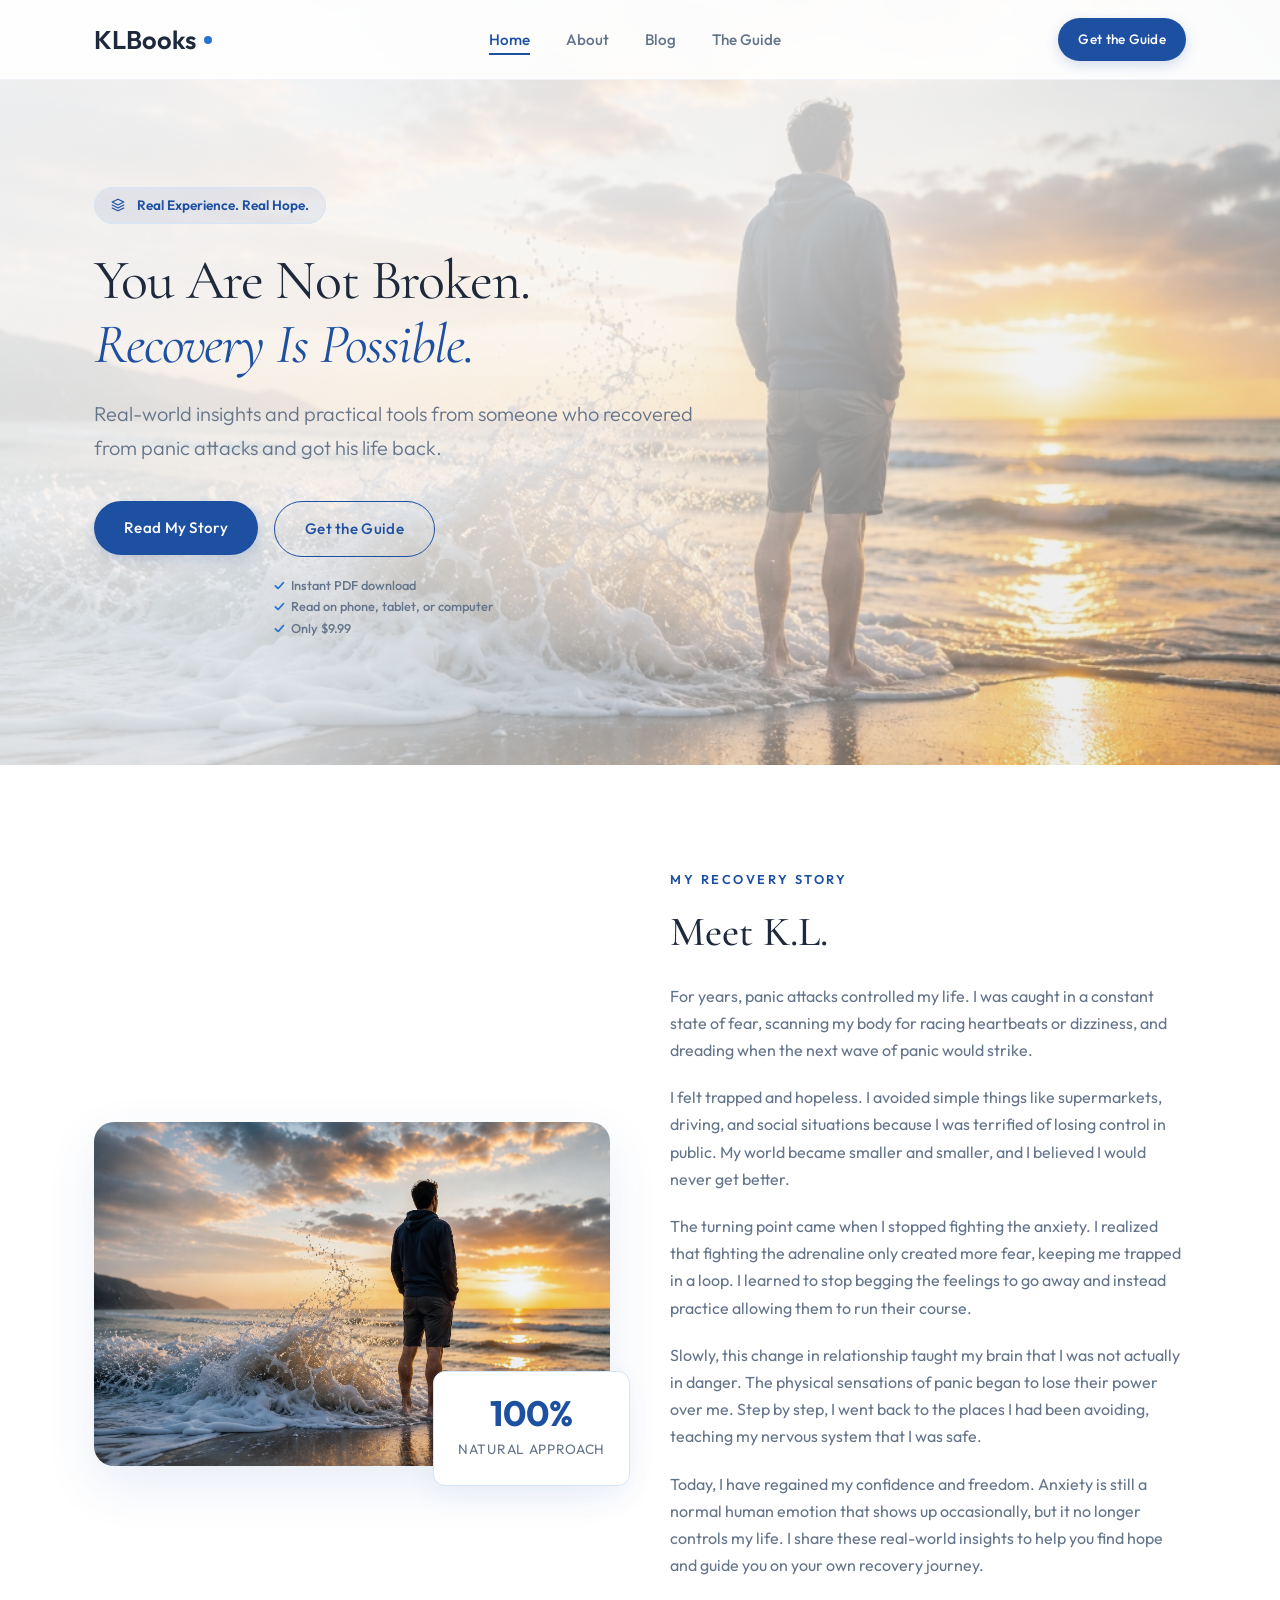
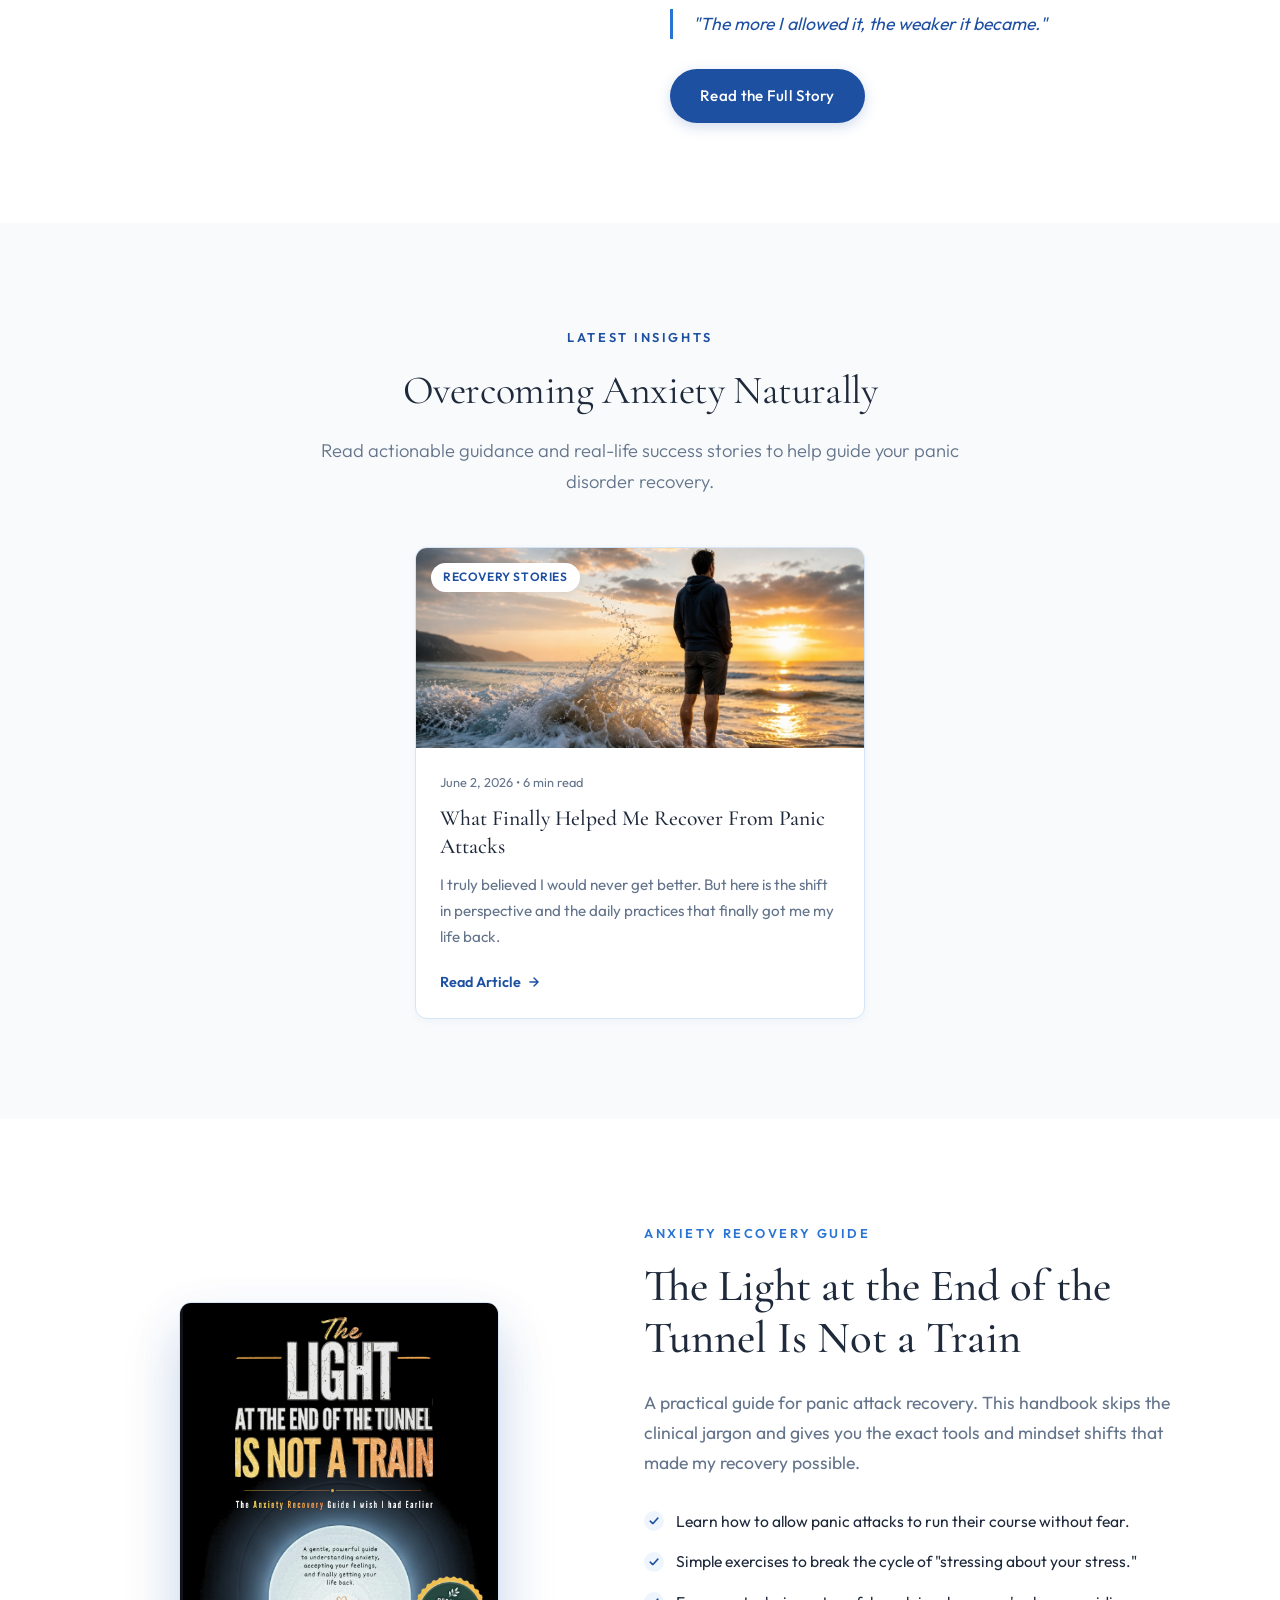
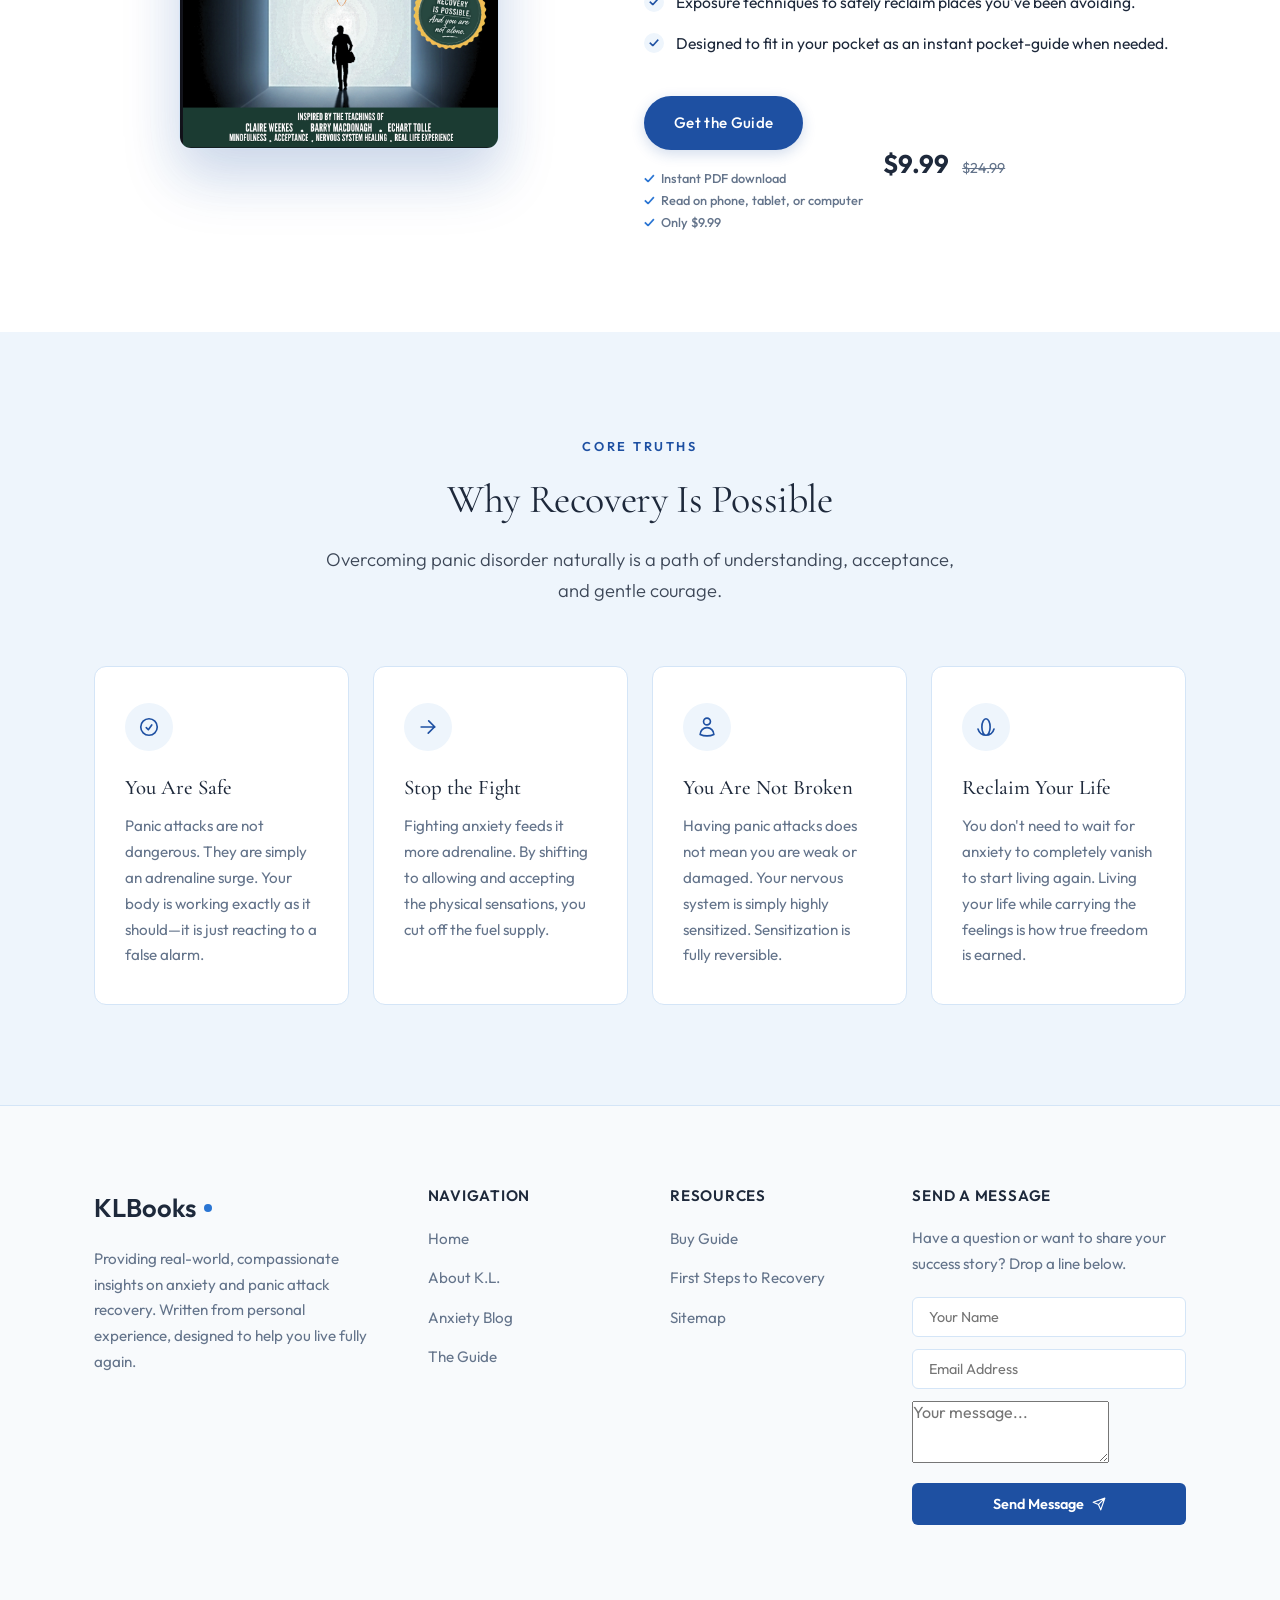
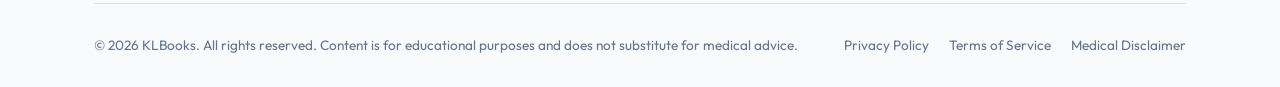
<file: Sunsetluz website/index.html>
<!DOCTYPE html>
<html lang="en">
<head> <!-- Google tag (gtag.js) -->
<script async src="https://www.googletagmanager.com/gtag/js?id=G-L0GS6HGC5M"></script>
<script>
  window.dataLayer = window.dataLayer || [];
  function gtag(){dataLayer.push(arguments);}
  gtag('js', new Date());

  gtag('config', 'G-L0GS6HGC5M');
</script>
  <meta charset="UTF-8">
  <meta name="viewport" content="width=device-width, initial-scale=1.0">
  <title>KLBooks — Hope & Recovery from Panic Attacks and Anxiety</title>
  
  <!-- SEO Metadata -->
  <meta name="description" content="Find hope and real-world tools for panic attack recovery. Read anxiety success stories, learn how to overcome health anxiety, and discover K.L.'s story.">
  <meta name="keywords" content="panic attack recovery, how to recover from panic attacks, anxiety recovery story, health anxiety recovery, panic disorder recovery, overcoming anxiety naturally, anxiety success stories">
  <meta name="author" content="K.L.">
  
  <!-- Open Graph / Facebook -->
  <meta property="og:type" content="website">
  <meta property="og:url" content="https://klbooks.co/">
  <meta property="og:title" content="You Are Not Broken. Recovery Is Possible.">
  <meta property="og:description" content="Discover practical and compassionate insights on panic disorder recovery from someone who walked the path.">
  <meta property="og:image" content="assets/hero-sunset.jpg">

  <!-- Twitter -->
  <meta property="twitter:card" content="summary_large_image">
  <meta property="twitter:url" content="https://klbooks.co/">
  <meta property="twitter:title" content="KLBooks — Anxiety & Panic Attack Recovery">
  <meta property="twitter:description" content="Read anxiety success stories and find the path to overcoming anxiety naturally.">
  <meta property="twitter:image" content="assets/hero-sunset.jpg">

  <!-- Stylesheet -->
  <link rel="stylesheet" href="style.css">
  
  <!-- Favicon -->
  <link rel="icon" type="image/svg+xml" href="data:image/svg+xml,%3Csvg xmlns='http://www.w3.org/2000/svg' viewBox='0 0 24 24' fill='%25231e50a2'%3E%3Cpath d='M12 21.35l-1.45-1.32C5.4 15.36 2 12.28 2 8.5 2 5.42 4.42 3 7.5 3c1.74 0 3.41.81 4.5 2.09C13.09 3.81 14.76 3 16.5 3 19.58 3 22 5.42 22 8.5c0 3.78-3.4 6.86-8.55 11.54L12 21.35z'/%3E%3C/svg%3E">

  <!-- JSON-LD Schema Markup for SEO -->
  <script type="application/ld+json">
  {
    "@context": "https://schema.org",
    "@type": "WebSite",
    "name": "KLBooks",
    "url": "https://klbooks.co/",
    "description": "Practical and compassionate insights on panic disorder recovery and overcoming anxiety naturally.",
    "author": {
      "@type": "Person",
      "name": "K.L."
    }
  }
  </script>
  <script type="application/ld+json">
  {
    "@context": "https://schema.org",
    "@type": "Book",
    "name": "The Light at the End of the Tunnel Is Not a Train",
    "author": {
      "@type": "Person",
      "name": "K.L."
    },
    "description": "A practical and compassionate guide for people struggling with anxiety and panic attacks.",
    "url": "https://klbooks1.gumroad.com/l/recovery",
    "image": "https://klbooks.co/assets/ebook-cover.png",
    "offers": {
      "@type": "Offer",
      "price": "9.99",
      "priceCurrency": "USD",
      "availability": "https://schema.org/InStock",
      "url": "https://klbooks1.gumroad.com/l/recovery"
    }
  }
  </script>
</head>
<body>

  <!-- Sticky Header -->
  <header class="main-header" id="navbar">
    <div class="container nav-container">
      <a href="index.html" class="brand-logo" id="header-logo-link">
        KLBooks<span class="logo-dot"></span>
      </a>
      
      <nav class="desktop-nav">
        <ul class="nav-links">
          <li><a href="index.html" class="active">Home</a></li>
          <li><a href="about.html">About</a></li>
          <li><a href="blog.html">Blog</a></li>
          <li><a href="book.html">The Guide</a></li>
        </ul>
      </nav>
      
      <div class="header-actions">
        <a href="https://klbooks1.gumroad.com/l/recovery" target="_blank" rel="noopener" class="btn btn-primary" id="nav-cta-btn" style="padding: 10px 20px; font-size: 0.85rem;">Get the Guide</a>
        
        <button class="menu-toggle" id="menu-toggle-btn" aria-label="Toggle Mobile Menu" aria-expanded="false">
          <span></span>
          <span></span>
          <span></span>
        </button>
      </div>
    </div>
  </header>

  <!-- Mobile Drawer Menu -->
  <div class="mobile-drawer" id="mobile-menu" aria-hidden="true">
    <button class="mobile-drawer-close" id="close-menu-btn" aria-label="Close Mobile Menu">&times;</button>
    <ul class="mobile-nav-links">
      <li><a href="index.html" class="active">Home</a></li>
      <li><a href="about.html">About</a></li>
      <li><a href="blog.html">Blog</a></li>
      <li><a href="book.html">The Guide</a></li>
    </ul>
    <a href="https://klbooks1.gumroad.com/l/recovery" target="_blank" rel="noopener" class="btn btn-primary mobile-cta" id="mobile-cta-btn">Get the Guide</a>
  </div>
  
  <div class="overlay" id="global-overlay"></div>

  <main>
    <!-- Section 1: Hero Section -->
    <section class="hero-section" id="hero">
      <div class="hero-bg-container">
        <img src="assets/hero-sunset.jpg" alt="Calm beach sunrise representing hope and panic attack recovery" class="hero-bg-image">
        <div class="hero-overlay-dark"></div>
      </div>
      
      <div class="container hero-container">
        <div class="hero-content scroll-reveal">
          <div class="hero-badge-tag">
            <svg width="14" height="14" viewBox="0 0 24 24" fill="none" stroke="currentColor" stroke-width="2" style="margin-right: 4px;">
              <path d="M12 2L2 7l10 5 10-5-10-5zM2 17l10 5 10-5M2 12l10 5 10-5" stroke-linecap="round" stroke-linejoin="round"/>
            </svg>
            Real Experience. Real Hope.
          </div>
          <h1 class="hero-title serif">You Are Not Broken.<br><span>Recovery Is Possible.</span></h1>
          <p class="hero-lead">Real-world insights and practical tools from someone who recovered from panic attacks and got his life back.</p>
          
          <div class="hero-btn-group">
            <a href="blog/what-finally-helped-me-recover-from-panic-attacks.html" class="btn btn-primary">Read My Story</a>
            <div class="purchase-btn-wrapper">
              <a href="https://klbooks1.gumroad.com/l/recovery" target="_blank" rel="noopener" class="btn btn-secondary">Get the Guide</a>
              <div class="btn-trust-notes">
                <span>Instant PDF download</span>
                <span>Read on phone, tablet, or computer</span>
                <span>Only $9.99</span>
              </div>
            </div>
          </div>
        </div>
      </div>
    </section>

    <!-- Section 2: My Recovery Story Summary -->
    <section class="story-summary-section" id="about-summary">
      <div class="container">
        <div class="story-summary-grid">
          <div class="story-summary-image scroll-reveal">
            <div class="story-img-frame">
              <img src="assets/hero-sunset.jpg" alt="Sunrise over ocean waves representing health anxiety recovery">
            </div>
            <div class="story-summary-badge">
              <span class="badge-num">100%</span>
              <p class="badge-label">Natural Approach</p>
            </div>
          </div>
          
          <div class="story-content scroll-reveal delay-1">
            <span class="section-tag">My Recovery Story</span>
            <h2 class="serif">Meet K.L.</h2>
            <p>For years, panic attacks controlled my life. I was caught in a constant state of fear, scanning my body for racing heartbeats or dizziness, and dreading when the next wave of panic would strike.</p>
            <p>I felt trapped and hopeless. I avoided simple things like supermarkets, driving, and social situations because I was terrified of losing control in public. My world became smaller and smaller, and I believed I would never get better.</p>
            <p>The turning point came when I stopped fighting the anxiety. I realized that fighting the adrenaline only created more fear, keeping me trapped in a loop. I learned to stop begging the feelings to go away and instead practice allowing them to run their course.</p>
            <p>Slowly, this change in relationship taught my brain that I was not actually in danger. The physical sensations of panic began to lose their power over me. Step by step, I went back to the places I had been avoiding, teaching my nervous system that I was safe.</p>
            <p>Today, I have regained my confidence and freedom. Anxiety is still a normal human emotion that shows up occasionally, but it no longer controls my life. I share these real-world insights to help you find hope and guide you on your own recovery journey.</p>
            
            <div class="story-highlight">
              "The more I allowed it, the weaker it became."
            </div>
            
            <a href="blog/what-finally-helped-me-recover-from-panic-attacks.html" class="btn btn-primary">Read the Full Story</a>
          </div>
        </div>
      </div>
    </section>

    <!-- Section 3: Latest Articles -->
    <section class="latest-articles-section bg-light" id="articles">
      <div class="container">
        <div class="text-center scroll-reveal" style="margin-bottom: 50px;">
          <span class="section-tag font-sans">Latest Insights</span>
          <h2 class="section-title serif">Overcoming Anxiety Naturally</h2>
          <p class="section-subtitle">Read actionable guidance and real-life success stories to help guide your panic disorder recovery.</p>
        </div>
        
        <div class="articles-grid" style="display: flex; justify-content: center;">
          <!-- Article 1 (Actual Blog Post) -->
          <article class="article-card scroll-reveal" style="max-width: 450px; width: 100%;">
            <div class="article-card-image">
              <img src="assets/hero-sunset.jpg" alt="Anxiety recovery story beach scene">
              <span class="article-card-tag">Recovery Stories</span>
            </div>
            <div class="article-card-content">
              <div class="article-card-meta">June 2, 2026 • 6 min read</div>
              <h3 class="article-card-title serif">
                <a href="blog/what-finally-helped-me-recover-from-panic-attacks.html">What Finally Helped Me Recover From Panic Attacks</a>
              </h3>
              <p class="article-card-excerpt">I truly believed I would never get better. But here is the shift in perspective and the daily practices that finally got me my life back.</p>
              <a href="blog/what-finally-helped-me-recover-from-panic-attacks.html" class="article-card-link">
                Read Article 
                <svg viewBox="0 0 24 24" fill="none" stroke="currentColor" stroke-width="2.5">
                  <path d="M5 12h14M12 5l7 7-7 7" stroke-linecap="round" stroke-linejoin="round"/>
                </svg>
              </a>
            </div>
          </article>
        </div>
      </div>
    </section>

    <!-- Section 4: The Book Promo -->
    <section class="book-promo-section" id="book-promo">
      <div class="container">
        <div class="book-promo-wrapper">
          <div class="book-promo-visual scroll-reveal">
            <div class="book-mockup-frame">
              <img src="assets/ebook-cover.png" alt="The Light at the End of the Tunnel Is Not a Train ebook cover">
            </div>
          </div>
          
          <div class="book-promo-text scroll-reveal delay-1">
            <span class="section-tag">Anxiety Recovery Guide</span>
            <h2 class="serif">The Light at the End of the Tunnel Is Not a Train</h2>
            <p>A practical guide for panic attack recovery. This handbook skips the clinical jargon and gives you the exact tools and mindset shifts that made my recovery possible.</p>
            
            <ul class="book-features-list">
              <li>
                <span class="book-check-icon">✓</span>
                <span>Learn how to allow panic attacks to run their course without fear.</span>
              </li>
              <li>
                <span class="book-check-icon">✓</span>
                <span>Simple exercises to break the cycle of "stressing about your stress."</span>
              </li>
              <li>
                <span class="book-check-icon">✓</span>
                <span>Exposure techniques to safely reclaim places you've been avoiding.</span>
              </li>
              <li>
                <span class="book-check-icon">✓</span>
                <span>Designed to fit in your pocket as an instant pocket-guide when needed.</span>
              </li>
            </ul>
            
            <div class="book-promo-cta">
              <div style="display: flex; flex-direction: column; align-items: flex-start; gap: 8px;">
                <a href="https://klbooks1.gumroad.com/l/recovery" target="_blank" rel="noopener" class="btn btn-primary">Get the Guide</a>
                <div class="btn-trust-notes">
                  <span>Instant PDF download</span>
                  <span>Read on phone, tablet, or computer</span>
                  <span>Only $9.99</span>
                </div>
              </div>
              <div class="book-price-tag">$9.99 <span>$24.99</span></div>
            </div>
          </div>
        </div>
      </div>
    </section>

    <!-- Section 5: Recovery Is Possible (Key Pillars) -->
    <section class="inspirational-section bg-accent" id="recovery-pillars">
      <div class="container">
        <div class="text-center inspirational-header scroll-reveal">
          <span class="section-tag" style="color: var(--color-primary);">Core Truths</span>
          <h2 class="section-title serif">Why Recovery Is Possible</h2>
          <p class="section-subtitle" style="color: var(--color-text-dark); opacity: 0.85;">Overcoming panic disorder naturally is a path of understanding, acceptance, and gentle courage.</p>
        </div>
        
        <div class="inspire-grid">
          <div class="inspire-card scroll-reveal">
            <div class="inspire-icon">
              <svg fill="none" stroke="currentColor" stroke-width="1.8" viewBox="0 0 24 24">
                <path stroke-linecap="round" stroke-linejoin="round" d="M9 12.75L11.25 15 15 9.75M21 12a9 9 0 11-18 0 9 9 0 0118 0z" />
              </svg>
            </div>
            <h3 class="inspire-card-title serif">You Are Safe</h3>
            <p class="inspire-card-desc">Panic attacks are not dangerous. They are simply an adrenaline surge. Your body is working exactly as it should—it is just reacting to a false alarm.</p>
          </div>
          
          <div class="inspire-card scroll-reveal delay-1">
            <div class="inspire-icon">
              <svg fill="none" stroke="currentColor" stroke-width="1.8" viewBox="0 0 24 24">
                <path stroke-linecap="round" stroke-linejoin="round" d="M4.5 12h15m0 0l-6.75-6.75M19 12l-6.75 6.75" />
              </svg>
            </div>
            <h3 class="inspire-card-title serif">Stop the Fight</h3>
            <p class="inspire-card-desc">Fighting anxiety feeds it more adrenaline. By shifting to allowing and accepting the physical sensations, you cut off the fuel supply.</p>
          </div>
          
          <div class="inspire-card scroll-reveal delay-2">
            <div class="inspire-icon">
              <svg fill="none" stroke="currentColor" stroke-width="1.8" viewBox="0 0 24 24">
                <path stroke-linecap="round" stroke-linejoin="round" d="M15.75 6a3.75 3.75 0 11-7.5 0 3.75 3.75 0 017.5 0zM4.501 20.118a7.5 7.5 0 0114.998 0A17.933 17.933 0 0112 21.75c-2.676 0-5.216-.584-7.499-1.632z" />
              </svg>
            </div>
            <h3 class="inspire-card-title serif">You Are Not Broken</h3>
            <p class="inspire-card-desc">Having panic attacks does not mean you are weak or damaged. Your nervous system is simply highly sensitized. Sensitization is fully reversible.</p>
          </div>
          
          <div class="inspire-card scroll-reveal delay-3">
            <div class="inspire-icon">
              <svg fill="none" stroke="currentColor" stroke-width="1.8" viewBox="0 0 24 24">
                <path stroke-linecap="round" stroke-linejoin="round" d="M12 21a9.004 9.004 0 008.716-6.747M12 21a9.004 9.004 0 01-8.716-6.747M12 21c2.485 0 4.5-4.03 4.5-9S14.485 3 12 3m0 18c-2.485 0-4.5-4.03-4.5-9s2.015-9 4.5-9ym0 0a8.997 8.997 0 017.843 4.582M12 3a8.997 8.997 0 00-7.843 4.582m15.686 0A11.953 11.953 0 0112 10.5c-2.998 0-5.74-1.1-7.843-2.918m15.686 0A8.959 8.959 0 0121 12c0 .778-.099 1.533-.284 2.253m0 0A17.919 17.919 0 0112 16.5c-3.162 0-6.133-.815-8.716-2.247m0 0A9.015 9.015 0 013 12c0-.778.099-1.533.284-2.253" />
              </svg>
            </div>
            <h3 class="inspire-card-title serif">Reclaim Your Life</h3>
            <p class="inspire-card-desc">You don't need to wait for anxiety to completely vanish to start living again. Living your life while carrying the feelings is how true freedom is earned.</p>
          </div>
        </div>
      </div>
    </section>
  </main>

  <!-- Footer Section -->
  <footer class="footer-section">
    <div class="container">
      <div class="footer-grid">
        <!-- Brand Info -->
        <div class="footer-col brand-col">
          <a href="index.html" class="brand-logo">
            KLBooks<span class="logo-dot"></span>
          </a>
          <p class="footer-tagline">Providing real-world, compassionate insights on anxiety and panic attack recovery. Written from personal experience, designed to help you live fully again.</p>
        </div>
        
        <!-- Navigation Links -->
        <div class="footer-col links-col">
          <h4 class="footer-col-title">Navigation</h4>
          <ul>
            <li><a href="index.html">Home</a></li>
            <li><a href="about.html">About K.L.</a></li>
            <li><a href="blog.html">Anxiety Blog</a></li>
            <li><a href="book.html">The Guide</a></li>
          </ul>
        </div>
        
        <!-- Resources -->
        <div class="footer-col links-col">
          <h4 class="footer-col-title">Resources</h4>
          <ul>
            <li><a href="https://klbooks1.gumroad.com/l/recovery" target="_blank" rel="noopener">Buy Guide</a></li>
            <li><a href="blog/what-finally-helped-me-recover-from-panic-attacks.html">First Steps to Recovery</a></li>
            <li><a href="sitemap.xml">Sitemap</a></li>
          </ul>
        </div>
        
        <!-- Contact Form -->
        <div class="footer-col contact-col" id="contact-us">
          <h4 class="footer-col-title">Send a Message</h4>
          <p class="footer-contact-desc">Have a question or want to share your success story? Drop a line below.</p>
          
          <form class="contact-form" id="contact-form-action" action="https://formsubmit.co/klvisionsbooks@gmail.com" method="POST">
            <input type="hidden" name="_captcha" value="false">
            <input type="hidden" name="_subject" value="New message from KLBooks visitor">
            
            <div class="contact-field">
              <input type="text" name="name" placeholder="Your Name" required aria-label="Your Name">
            </div>
            <div class="contact-field">
              <input type="email" name="email" placeholder="Email Address" required aria-label="Email Address">
            </div>
            <div class="contact-field">
              <textarea name="message" placeholder="Your message..." rows="3" required aria-label="Message"></textarea>
            </div>
            <button type="submit" class="btn-contact-send" id="contact-send-btn">
              <span>Send Message</span>
              <svg viewBox="0 0 24 24" fill="none" stroke="currentColor" stroke-width="2" style="width:14px;height:14px;">
                <path d="M22 2L11 13M22 2L15 22l-4-9-9-4 20-7z" stroke-linecap="round" stroke-linejoin="round"/>
              </svg>
            </button>
            <span class="contact-status" id="contact-status-msg"></span>
          </form>
        </div>
      </div>
      
      <div class="footer-bottom">
        <p class="copyright">&copy; 2026 KLBooks. All rights reserved. Content is for educational purposes and does not substitute for medical advice.</p>
        <div class="legal-links">
          <a href="privacy.html">Privacy Policy</a>
          <a href="terms.html">Terms of Service</a>
          <a href="disclaimer.html">Medical Disclaimer</a>
        </div>
      </div>
    </div>
  </footer>

  <!-- Script -->
  <script src="app.js"></script>
</body>
</html>
</file>
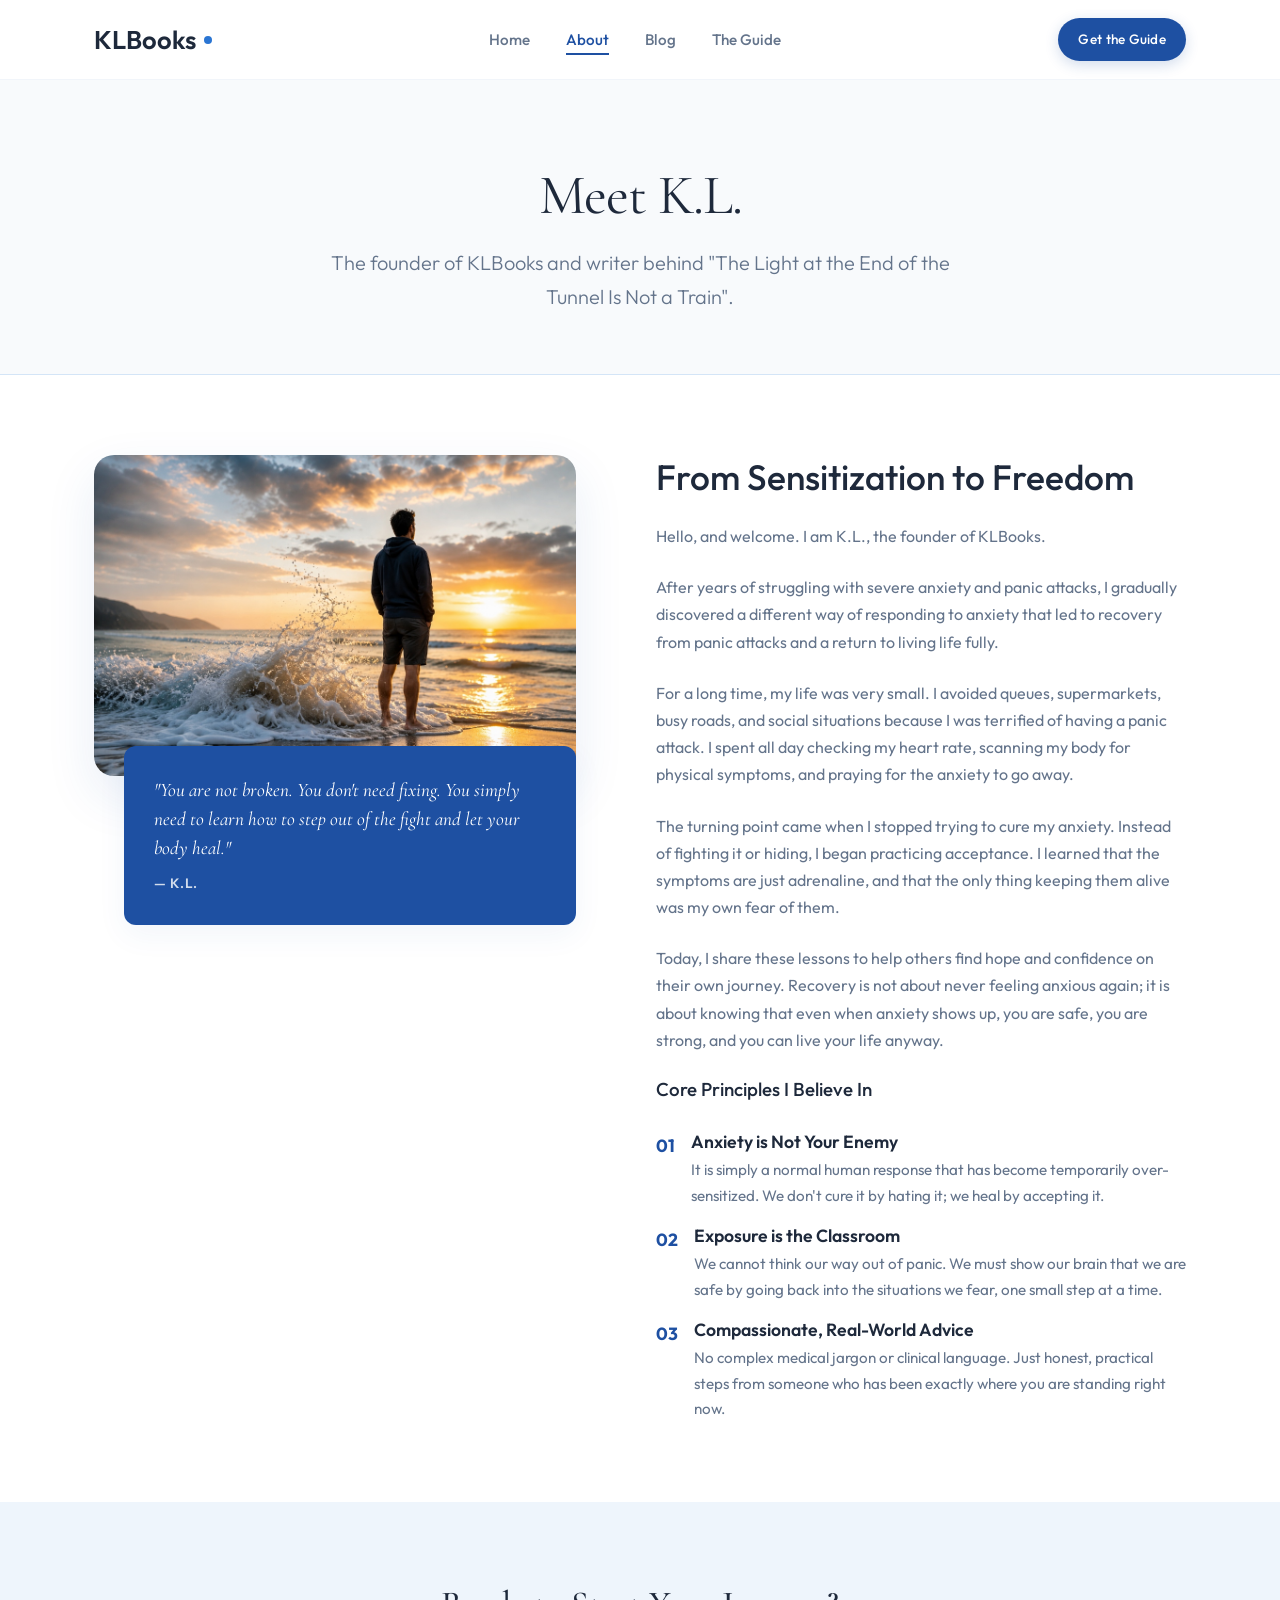
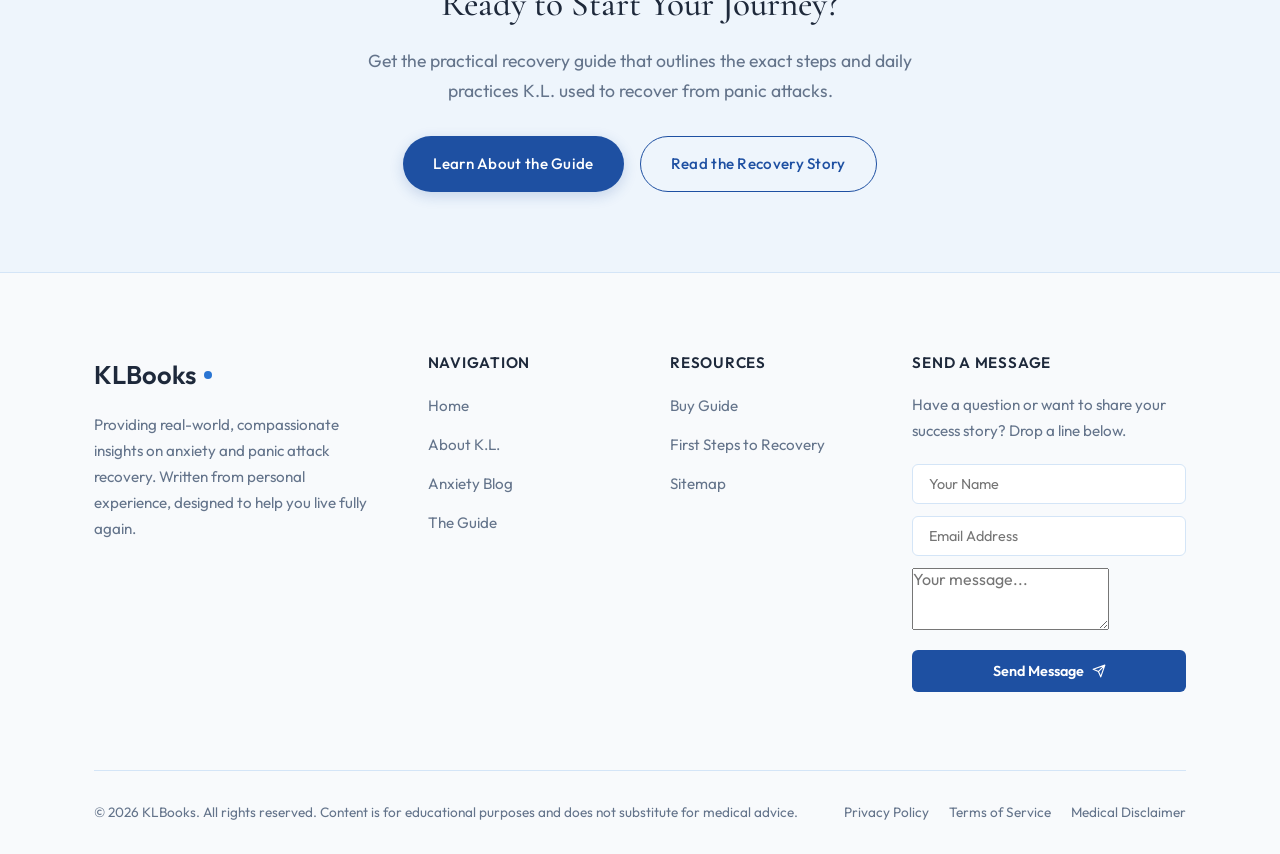
<file: Sunsetluz website/about.html>
<!DOCTYPE html>
<html lang="en">
<head>
  <meta charset="UTF-8">
  <meta name="viewport" content="width=device-width, initial-scale=1.0">
  <title>Meet K.L. — The Story Behind KLBooks & Anxiety Recovery</title>
  
  <!-- SEO Metadata -->
  <meta name="description" content="Read K.L.'s personal journey from panic disorder to freedom. Learn the core principles that guided K.L.'s natural anxiety recovery.">
  <meta name="keywords" content="anxiety recovery story, how to recover from panic attacks, overcoming anxiety naturally, anxiety success stories">
  <meta name="author" content="K.L.">
  
  <!-- Open Graph -->
  <meta property="og:type" content="website">
  <meta property="og:title" content="Meet K.L. — Founder of KLBooks">
  <meta property="og:description" content="After years of panic attacks, K.L. discovered a different way of responding to anxiety. Read the story.">
  <meta property="og:image" content="assets/hero-sunset.jpg">

  <!-- Stylesheet -->
  <link rel="stylesheet" href="style.css">
  
  <!-- Favicon -->
  <link rel="icon" type="image/svg+xml" href="data:image/svg+xml,%3Csvg xmlns='http://www.w3.org/2000/svg' viewBox='0 0 24 24' fill='%25231e50a2'%3E%3Cpath d='M12 21.35l-1.45-1.32C5.4 15.36 2 12.28 2 8.5 2 5.42 4.42 3 7.5 3c1.74 0 3.41.81 4.5 2.09C13.09 3.81 14.76 3 16.5 3 19.58 3 22 5.42 22 8.5c0 3.78-3.4 6.86-8.55 11.54L12 21.35z'/%3E%3C/svg%3E">
</head>
<body>

  <!-- Sticky Header -->
  <header class="main-header" id="navbar">
    <div class="container nav-container">
      <a href="index.html" class="brand-logo" id="header-logo-link">
        KLBooks<span class="logo-dot"></span>
      </a>
      
      <nav class="desktop-nav">
        <ul class="nav-links">
          <li><a href="index.html">Home</a></li>
          <li><a href="about.html" class="active">About</a></li>
          <li><a href="blog.html">Blog</a></li>
          <li><a href="book.html">The Guide</a></li>
        </ul>
      </nav>
      
      <div class="header-actions">
        <a href="https://klbooks1.gumroad.com/l/recovery" target="_blank" rel="noopener" class="btn btn-primary" id="nav-cta-btn" style="padding: 10px 20px; font-size: 0.85rem;">Get the Guide</a>
        
        <button class="menu-toggle" id="menu-toggle-btn" aria-label="Toggle Mobile Menu" aria-expanded="false">
          <span></span>
          <span></span>
          <span></span>
        </button>
      </div>
    </div>
  </header>

  <!-- Mobile Drawer Menu -->
  <div class="mobile-drawer" id="mobile-menu" aria-hidden="true">
    <button class="mobile-drawer-close" id="close-menu-btn" aria-label="Close Mobile Menu">&times;</button>
    <ul class="mobile-nav-links">
      <li><a href="index.html">Home</a></li>
      <li><a href="about.html" class="active">About</a></li>
      <li><a href="blog.html">Blog</a></li>
      <li><a href="book.html">The Guide</a></li>
    </ul>
    <a href="https://klbooks1.gumroad.com/l/recovery" target="_blank" rel="noopener" class="btn btn-primary mobile-cta" id="mobile-cta-btn">Get the Guide</a>
  </div>
  
  <div class="overlay" id="global-overlay"></div>

  <main>
    <!-- Page Hero -->
    <header class="page-hero">
      <div class="container">
        <h1 class="page-hero-title serif">Meet K.L.</h1>
        <p class="page-hero-subtitle">The founder of KLBooks and writer behind "The Light at the End of the Tunnel Is Not a Train".</p>
      </div>
    </header>

    <!-- About Section -->
    <section class="about-section">
      <div class="container">
        <div class="about-grid">
          <div class="about-visual scroll-reveal">
            <div class="about-img-wrap">
              <img src="assets/hero-sunset.jpg" alt="Sunrise over sea representing panic attack recovery journey">
            </div>
            <div class="about-quote-box">
              <p class="about-quote-text">"You are not broken. You don't need fixing. You simply need to learn how to step out of the fight and let your body heal."</p>
              <p class="about-quote-author">— K.L.</p>
            </div>
          </div>
          
          <div class="about-content scroll-reveal delay-1">
            <h2>From Sensitization to Freedom</h2>
            <p>Hello, and welcome. I am K.L., the founder of KLBooks.</p>
            <p>After years of struggling with severe anxiety and panic attacks, I gradually discovered a different way of responding to anxiety that led to recovery from panic attacks and a return to living life fully.</p>
            <p>For a long time, my life was very small. I avoided queues, supermarkets, busy roads, and social situations because I was terrified of having a panic attack. I spent all day checking my heart rate, scanning my body for physical symptoms, and praying for the anxiety to go away.</p>
            <p>The turning point came when I stopped trying to cure my anxiety. Instead of fighting it or hiding, I began practicing acceptance. I learned that the symptoms are just adrenaline, and that the only thing keeping them alive was my own fear of them.</p>
            <p>Today, I share these lessons to help others find hope and confidence on their own journey. Recovery is not about never feeling anxious again; it is about knowing that even when anxiety shows up, you are safe, you are strong, and you can live your life anyway.</p>
            
            <h3>Core Principles I Believe In</h3>
            <div class="about-values-list">
              <div class="about-value-item">
                <span class="about-value-number">01</span>
                <div class="about-value-text">
                  <h4>Anxiety is Not Your Enemy</h4>
                  <p>It is simply a normal human response that has become temporarily over-sensitized. We don't cure it by hating it; we heal by accepting it.</p>
                </div>
              </div>
              <div class="about-value-item">
                <span class="about-value-number">02</span>
                <div class="about-value-text">
                  <h4>Exposure is the Classroom</h4>
                  <p>We cannot think our way out of panic. We must show our brain that we are safe by going back into the situations we fear, one small step at a time.</p>
                </div>
              </div>
              <div class="about-value-item">
                <span class="about-value-number">03</span>
                <div class="about-value-text">
                  <h4>Compassionate, Real-World Advice</h4>
                  <p>No complex medical jargon or clinical language. Just honest, practical steps from someone who has been exactly where you are standing right now.</p>
                </div>
              </div>
            </div>
          </div>
        </div>
      </div>
    </section>

    <!-- Call to Action Section -->
    <section class="bg-accent text-center" style="padding: 80px 0;">
      <div class="container scroll-reveal">
        <h2 class="serif" style="font-size: 2.2rem; margin-bottom: 20px;">Ready to Start Your Journey?</h2>
        <p style="color: var(--color-text-muted); max-width: 600px; margin: 0 auto 30px; font-size: 1.1rem;">Get the practical recovery guide that outlines the exact steps and daily practices K.L. used to recover from panic attacks.</p>
        <div style="display: flex; justify-content: center; gap: 16px; flex-wrap: wrap;">
          <a href="book.html" class="btn btn-primary">Learn About the Guide</a>
          <a href="blog/what-finally-helped-me-recover-from-panic-attacks.html" class="btn btn-secondary">Read the Recovery Story</a>
        </div>
      </div>
    </section>
  </main>

  <!-- Footer Section -->
  <footer class="footer-section">
    <div class="container">
      <div class="footer-grid">
        <!-- Brand Info -->
        <div class="footer-col brand-col">
          <a href="index.html" class="brand-logo">
            KLBooks<span class="logo-dot"></span>
          </a>
          <p class="footer-tagline">Providing real-world, compassionate insights on anxiety and panic attack recovery. Written from personal experience, designed to help you live fully again.</p>
        </div>
        
        <!-- Navigation Links -->
        <div class="footer-col links-col">
          <h4 class="footer-col-title">Navigation</h4>
          <ul>
            <li><a href="index.html">Home</a></li>
            <li><a href="about.html">About K.L.</a></li>
            <li><a href="blog.html">Anxiety Blog</a></li>
            <li><a href="book.html">The Guide</a></li>
          </ul>
        </div>
        
        <!-- Resources -->
        <div class="footer-col links-col">
          <h4 class="footer-col-title">Resources</h4>
          <ul>
            <li><a href="https://klbooks1.gumroad.com/l/recovery" target="_blank" rel="noopener">Buy Guide</a></li>
            <li><a href="blog/what-finally-helped-me-recover-from-panic-attacks.html">First Steps to Recovery</a></li>
            <li><a href="sitemap.xml">Sitemap</a></li>
          </ul>
        </div>
        
        <!-- Contact Form -->
        <div class="footer-col contact-col" id="contact-us">
          <h4 class="footer-col-title">Send a Message</h4>
          <p class="footer-contact-desc">Have a question or want to share your success story? Drop a line below.</p>
          
          <form class="contact-form" id="contact-form-action" action="https://formsubmit.co/klvisionsbooks@gmail.com" method="POST">
            <input type="hidden" name="_captcha" value="false">
            <input type="hidden" name="_subject" value="New message from KLBooks visitor">
            
            <div class="contact-field">
              <input type="text" name="name" placeholder="Your Name" required aria-label="Your Name">
            </div>
            <div class="contact-field">
              <input type="email" name="email" placeholder="Email Address" required aria-label="Email Address">
            </div>
            <div class="contact-field">
              <textarea name="message" placeholder="Your message..." rows="3" required aria-label="Message"></textarea>
            </div>
            <button type="submit" class="btn-contact-send" id="contact-send-btn">
              <span>Send Message</span>
              <svg viewBox="0 0 24 24" fill="none" stroke="currentColor" stroke-width="2" style="width:14px;height:14px;">
                <path d="M22 2L11 13M22 2L15 22l-4-9-9-4 20-7z" stroke-linecap="round" stroke-linejoin="round"/>
              </svg>
            </button>
            <span class="contact-status" id="contact-status-msg"></span>
          </form>
        </div>
      </div>
      
      <div class="footer-bottom">
        <p class="copyright">&copy; 2026 KLBooks. All rights reserved. Content is for educational purposes and does not substitute for medical advice.</p>
        <div class="legal-links">
          <a href="privacy.html">Privacy Policy</a>
          <a href="terms.html">Terms of Service</a>
          <a href="disclaimer.html">Medical Disclaimer</a>
        </div>
      </div>
    </div>
  </footer>

  <!-- Script -->
  <script src="app.js"></script>
</body>
</html>
</file>
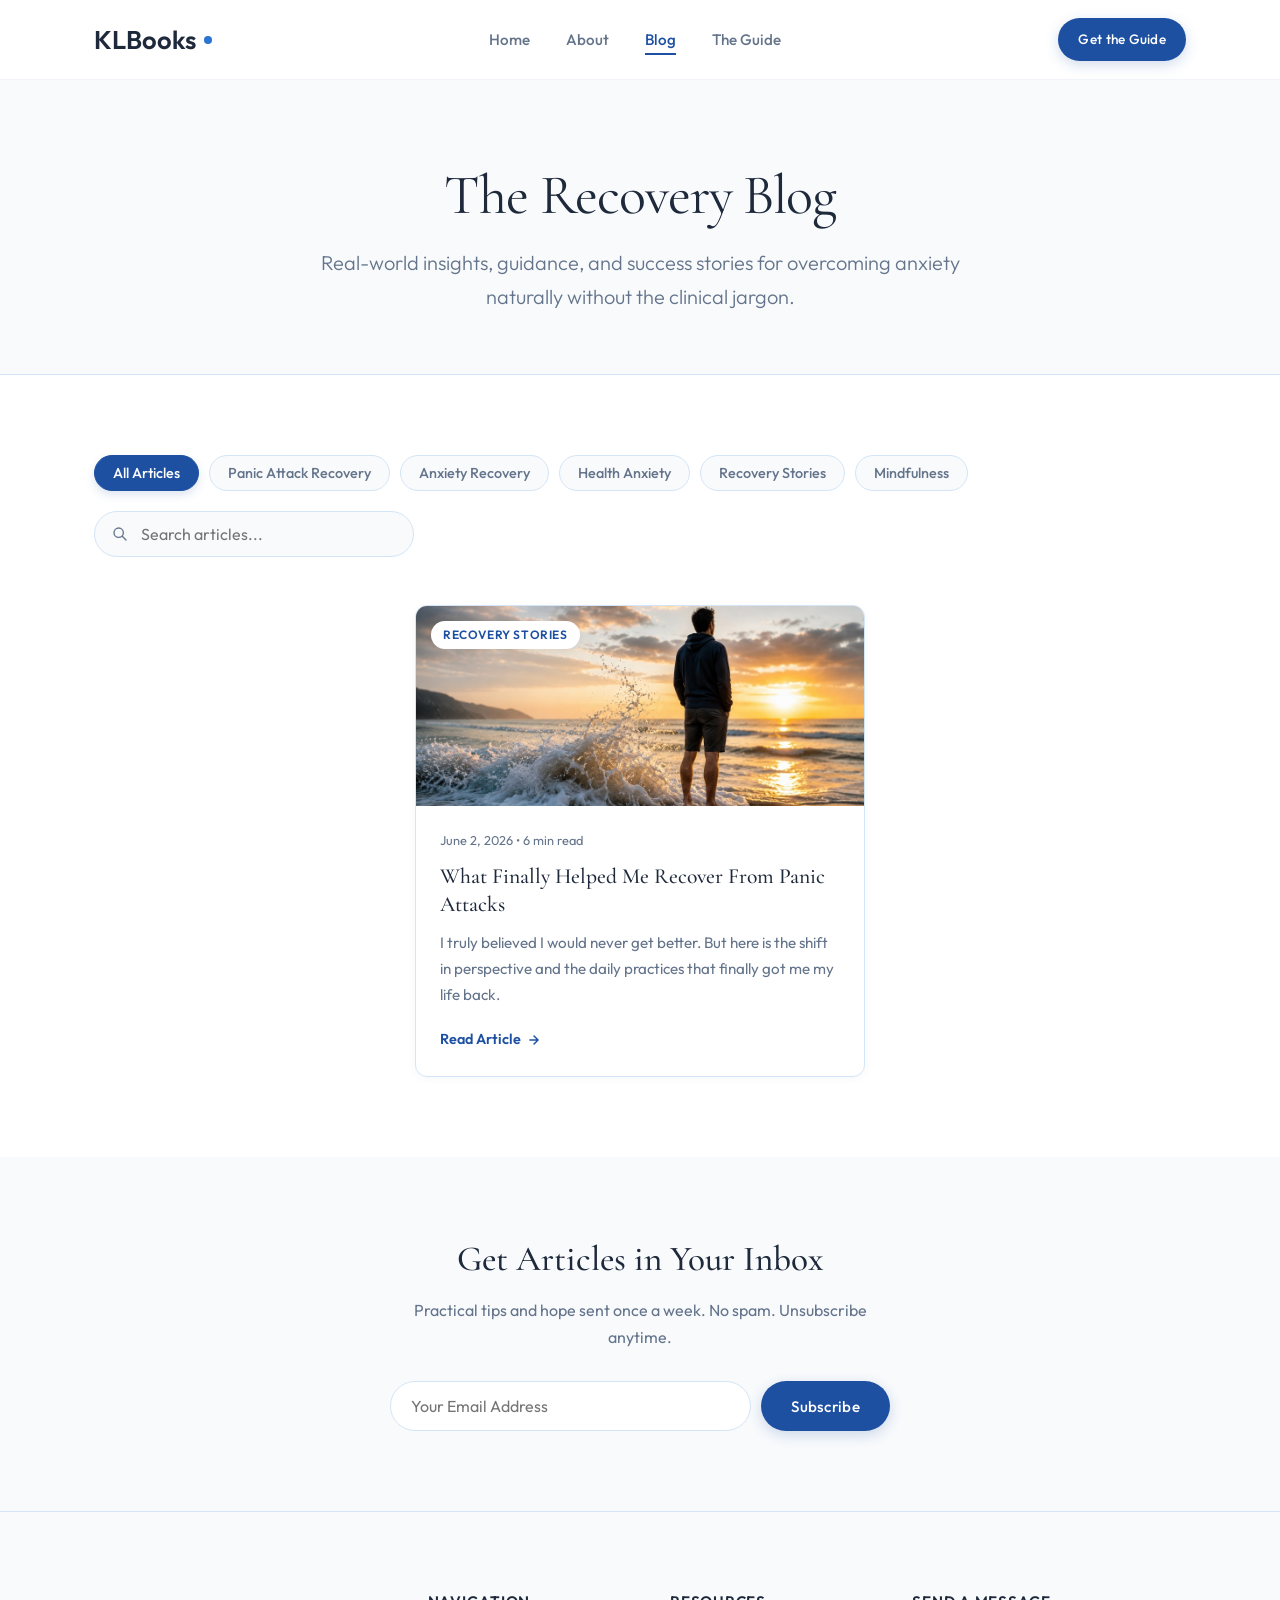
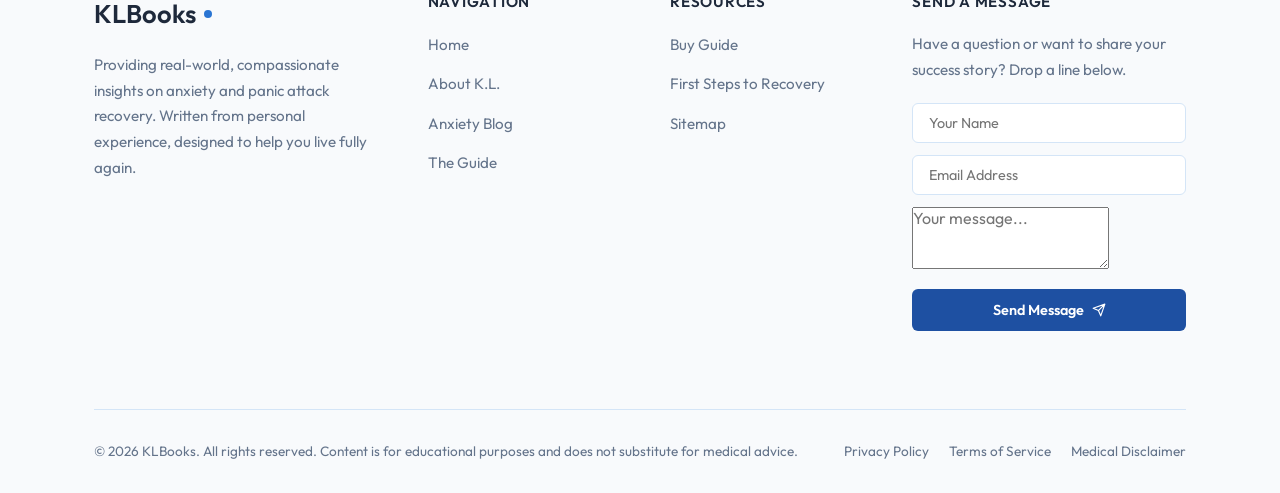
<file: Sunsetluz website/blog.html>
<!DOCTYPE html>
<html lang="en">
<head>
  <meta charset="UTF-8">
  <meta name="viewport" content="width=device-width, initial-scale=1.0">
  <title>Anxiety & Panic Attack Recovery Blog — KLBooks</title>
  
  <!-- SEO Metadata -->
  <meta name="description" content="Discover SEO articles on panic attack recovery, health anxiety, mindfulness, and overcoming anxiety naturally. Read real-world recovery stories.">
  <meta name="keywords" content="panic attack recovery, health anxiety recovery, overcoming anxiety naturally, anxiety recovery story, panic disorder recovery">
  <meta name="author" content="K.L.">
  
  <!-- Open Graph -->
  <meta property="og:type" content="website">
  <meta property="og:title" content="Anxiety & Panic Attack Recovery Blog — KLBooks">
  <meta property="og:description" content="Actionable guides, psychological insights, and real-life success stories to guide your panic disorder recovery.">
  <meta property="og:image" content="assets/hero-sunset.jpg">

  <!-- Stylesheet -->
  <link rel="stylesheet" href="style.css">
  
  <!-- Favicon -->
  <link rel="icon" type="image/svg+xml" href="data:image/svg+xml,%3Csvg xmlns='http://www.w3.org/2000/svg' viewBox='0 0 24 24' fill='%25231e50a2'%3E%3Cpath d='M12 21.35l-1.45-1.32C5.4 15.36 2 12.28 2 8.5 2 5.42 4.42 3 7.5 3c1.74 0 3.41.81 4.5 2.09C13.09 3.81 14.76 3 16.5 3 19.58 3 22 5.42 22 8.5c0 3.78-3.4 6.86-8.55 11.54L12 21.35z'/%3E%3C/svg%3E">
</head>
<body>

  <!-- Sticky Header -->
  <header class="main-header" id="navbar">
    <div class="container nav-container">
      <a href="index.html" class="brand-logo" id="header-logo-link">
        KLBooks<span class="logo-dot"></span>
      </a>
      
      <nav class="desktop-nav">
        <ul class="nav-links">
          <li><a href="index.html">Home</a></li>
          <li><a href="about.html">About</a></li>
          <li><a href="blog.html" class="active">Blog</a></li>
          <li><a href="book.html">The Guide</a></li>
        </ul>
      </nav>
      
      <div class="header-actions">
        <a href="https://klbooks1.gumroad.com/l/recovery" target="_blank" rel="noopener" class="btn btn-primary" id="nav-cta-btn" style="padding: 10px 20px; font-size: 0.85rem;">Get the Guide</a>
        
        <button class="menu-toggle" id="menu-toggle-btn" aria-label="Toggle Mobile Menu" aria-expanded="false">
          <span></span>
          <span></span>
          <span></span>
        </button>
      </div>
    </div>
  </header>

  <!-- Mobile Drawer Menu -->
  <div class="mobile-drawer" id="mobile-menu" aria-hidden="true">
    <button class="mobile-drawer-close" id="close-menu-btn" aria-label="Close Mobile Menu">&times;</button>
    <ul class="mobile-nav-links">
      <li><a href="index.html">Home</a></li>
      <li><a href="about.html">About</a></li>
      <li><a href="blog.html" class="active">Blog</a></li>
      <li><a href="book.html">The Guide</a></li>
    </ul>
    <a href="https://klbooks1.gumroad.com/l/recovery" target="_blank" rel="noopener" class="btn btn-primary mobile-cta" id="mobile-cta-btn">Get the Guide</a>
  </div>
  
  <div class="overlay" id="global-overlay"></div>

  <main>
    <!-- Page Hero -->
    <header class="page-hero">
      <div class="container">
        <h1 class="page-hero-title serif">The Recovery Blog</h1>
        <p class="page-hero-subtitle">Real-world insights, guidance, and success stories for overcoming anxiety naturally without the clinical jargon.</p>
      </div>
    </header>

    <!-- Blog Layout Section -->
    <section class="blog-layout">
      <div class="container">
        <!-- Controls: Categories and Search -->
        <div class="blog-controls scroll-reveal">
          <div class="blog-categories" id="blog-cats">
            <button class="blog-cat-btn active" data-category="all">All Articles</button>
            <button class="blog-cat-btn" data-category="panic-attack-recovery">Panic Attack Recovery</button>
            <button class="blog-cat-btn" data-category="anxiety-recovery">Anxiety Recovery</button>
            <button class="blog-cat-btn" data-category="health-anxiety">Health Anxiety</button>
            <button class="blog-cat-btn" data-category="recovery-stories">Recovery Stories</button>
            <button class="blog-cat-btn" data-category="mindfulness">Mindfulness</button>
          </div>
          
          <div class="blog-search-box">
            <span class="blog-search-icon">
              <svg fill="none" stroke="currentColor" stroke-width="2" viewBox="0 0 24 24">
                <path stroke-linecap="round" stroke-linejoin="round" d="M21 21l-6-6m2-5a7 7 0 11-14 0 7 7 0 0114 0z" />
              </svg>
            </span>
            <input type="text" id="blog-search" class="blog-search-input" placeholder="Search articles...">
          </div>
        </div>
        
        <!-- Blog Cards Grid -->
        <div class="blog-posts-grid" id="blog-grid" style="display: flex; justify-content: center;">
          
          <!-- Post 1 (Actual Post) -->
          <article class="article-card scroll-reveal" data-category="recovery-stories" style="max-width: 450px; width: 100%;">
            <div class="article-card-image">
              <img src="assets/hero-sunset.jpg" alt="Sunrise representing hope and panic attack recovery">
              <span class="article-card-tag">Recovery Stories</span>
            </div>
            <div class="article-card-content">
              <div class="article-card-meta">June 2, 2026 • 6 min read</div>
              <h3 class="article-card-title serif">
                <a href="blog/what-finally-helped-me-recover-from-panic-attacks.html">What Finally Helped Me Recover From Panic Attacks</a>
              </h3>
              <p class="article-card-excerpt">I truly believed I would never get better. But here is the shift in perspective and the daily practices that finally got me my life back.</p>
              <a href="blog/what-finally-helped-me-recover-from-panic-attacks.html" class="article-card-link">
                Read Article 
                <svg viewBox="0 0 24 24" fill="none" stroke="currentColor" stroke-width="2.5">
                  <path d="M5 12h14M12 5l7 7-7 7" stroke-linecap="round" stroke-linejoin="round"/>
                </svg>
              </a>
            </div>
          </article>

        </div>
      </div>
    </section>

    <!-- Newsletter CTA Box -->
    <section class="bg-light" style="padding: 80px 0;">
      <div class="container text-center scroll-reveal">
        <h2 class="serif" style="font-size: 2.2rem; margin-bottom: 16px;">Get Articles in Your Inbox</h2>
        <p style="color: var(--color-text-muted); max-width: 500px; margin: 0 auto 30px;">Practical tips and hope sent once a week. No spam. Unsubscribe anytime.</p>
        <form class="contact-form" action="https://formsubmit.co/klvisionsbooks@gmail.com" method="POST" style="max-width: 500px; margin: 0 auto; display: flex; flex-direction: row; gap: 10px; flex-wrap: wrap;">
          <input type="hidden" name="_captcha" value="false">
          <input type="email" name="email" placeholder="Your Email Address" required style="flex-grow: 1; min-width: 250px; padding: 14px 20px; border-radius: 50px; border: 1px solid var(--color-accent-border);" aria-label="Email Address">
          <button type="submit" class="btn btn-primary" style="padding: 14px 30px; border-radius: 50px;">Subscribe</button>
        </form>
      </div>
    </section>
  </main>

  <!-- Footer Section -->
  <footer class="footer-section">
    <div class="container">
      <div class="footer-grid">
        <!-- Brand Info -->
        <div class="footer-col brand-col">
          <a href="index.html" class="brand-logo">
            KLBooks<span class="logo-dot"></span>
          </a>
          <p class="footer-tagline">Providing real-world, compassionate insights on anxiety and panic attack recovery. Written from personal experience, designed to help you live fully again.</p>
        </div>
        
        <!-- Navigation Links -->
        <div class="footer-col links-col">
          <h4 class="footer-col-title">Navigation</h4>
          <ul>
            <li><a href="index.html">Home</a></li>
            <li><a href="about.html">About K.L.</a></li>
            <li><a href="blog.html">Anxiety Blog</a></li>
            <li><a href="book.html">The Guide</a></li>
          </ul>
        </div>
        
        <!-- Resources -->
        <div class="footer-col links-col">
          <h4 class="footer-col-title">Resources</h4>
          <ul>
            <li><a href="https://klbooks1.gumroad.com/l/recovery" target="_blank" rel="noopener">Buy Guide</a></li>
            <li><a href="blog/what-finally-helped-me-recover-from-panic-attacks.html">First Steps to Recovery</a></li>
            <li><a href="sitemap.xml">Sitemap</a></li>
          </ul>
        </div>
        
        <!-- Contact Form -->
        <div class="footer-col contact-col" id="contact-us">
          <h4 class="footer-col-title">Send a Message</h4>
          <p class="footer-contact-desc">Have a question or want to share your success story? Drop a line below.</p>
          
          <form class="contact-form" id="contact-form-action" action="https://formsubmit.co/klvisionsbooks@gmail.com" method="POST">
            <input type="hidden" name="_captcha" value="false">
            <input type="hidden" name="_subject" value="New message from KLBooks visitor">
            
            <div class="contact-field">
              <input type="text" name="name" placeholder="Your Name" required aria-label="Your Name">
            </div>
            <div class="contact-field">
              <input type="email" name="email" placeholder="Email Address" required aria-label="Email Address">
            </div>
            <div class="contact-field">
              <textarea name="message" placeholder="Your message..." rows="3" required aria-label="Message"></textarea>
            </div>
            <button type="submit" class="btn-contact-send" id="contact-send-btn">
              <span>Send Message</span>
              <svg viewBox="0 0 24 24" fill="none" stroke="currentColor" stroke-width="2" style="width:14px;height:14px;">
                <path d="M22 2L11 13M22 2L15 22l-4-9-9-4 20-7z" stroke-linecap="round" stroke-linejoin="round"/>
              </svg>
            </button>
            <span class="contact-status" id="contact-status-msg"></span>
          </form>
        </div>
      </div>
      
      <div class="footer-bottom">
        <p class="copyright">&copy; 2026 KLBooks. All rights reserved. Content is for educational purposes and does not substitute for medical advice.</p>
        <div class="legal-links">
          <a href="privacy.html">Privacy Policy</a>
          <a href="terms.html">Terms of Service</a>
          <a href="disclaimer.html">Medical Disclaimer</a>
        </div>
      </div>
    </div>
  </footer>

  <!-- Script -->
  <script src="app.js"></script>
</body>
</html>
</file>
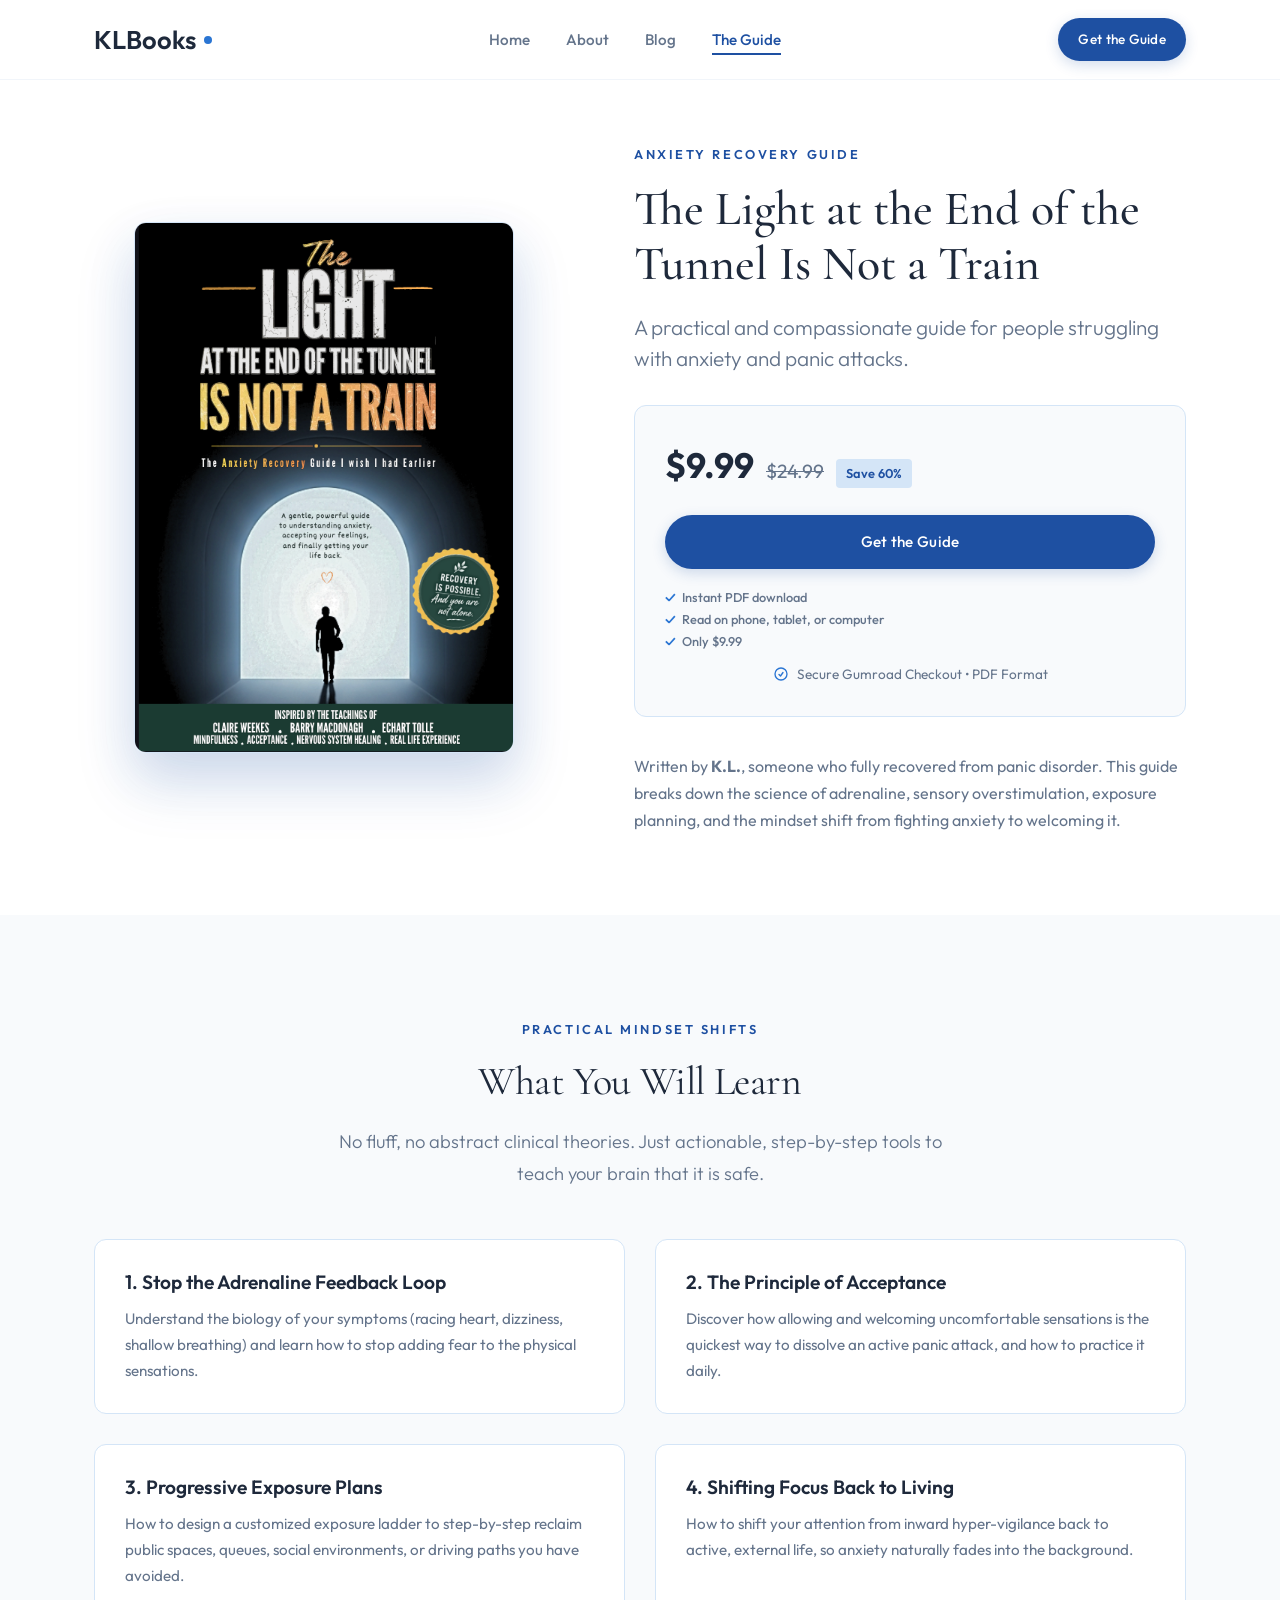
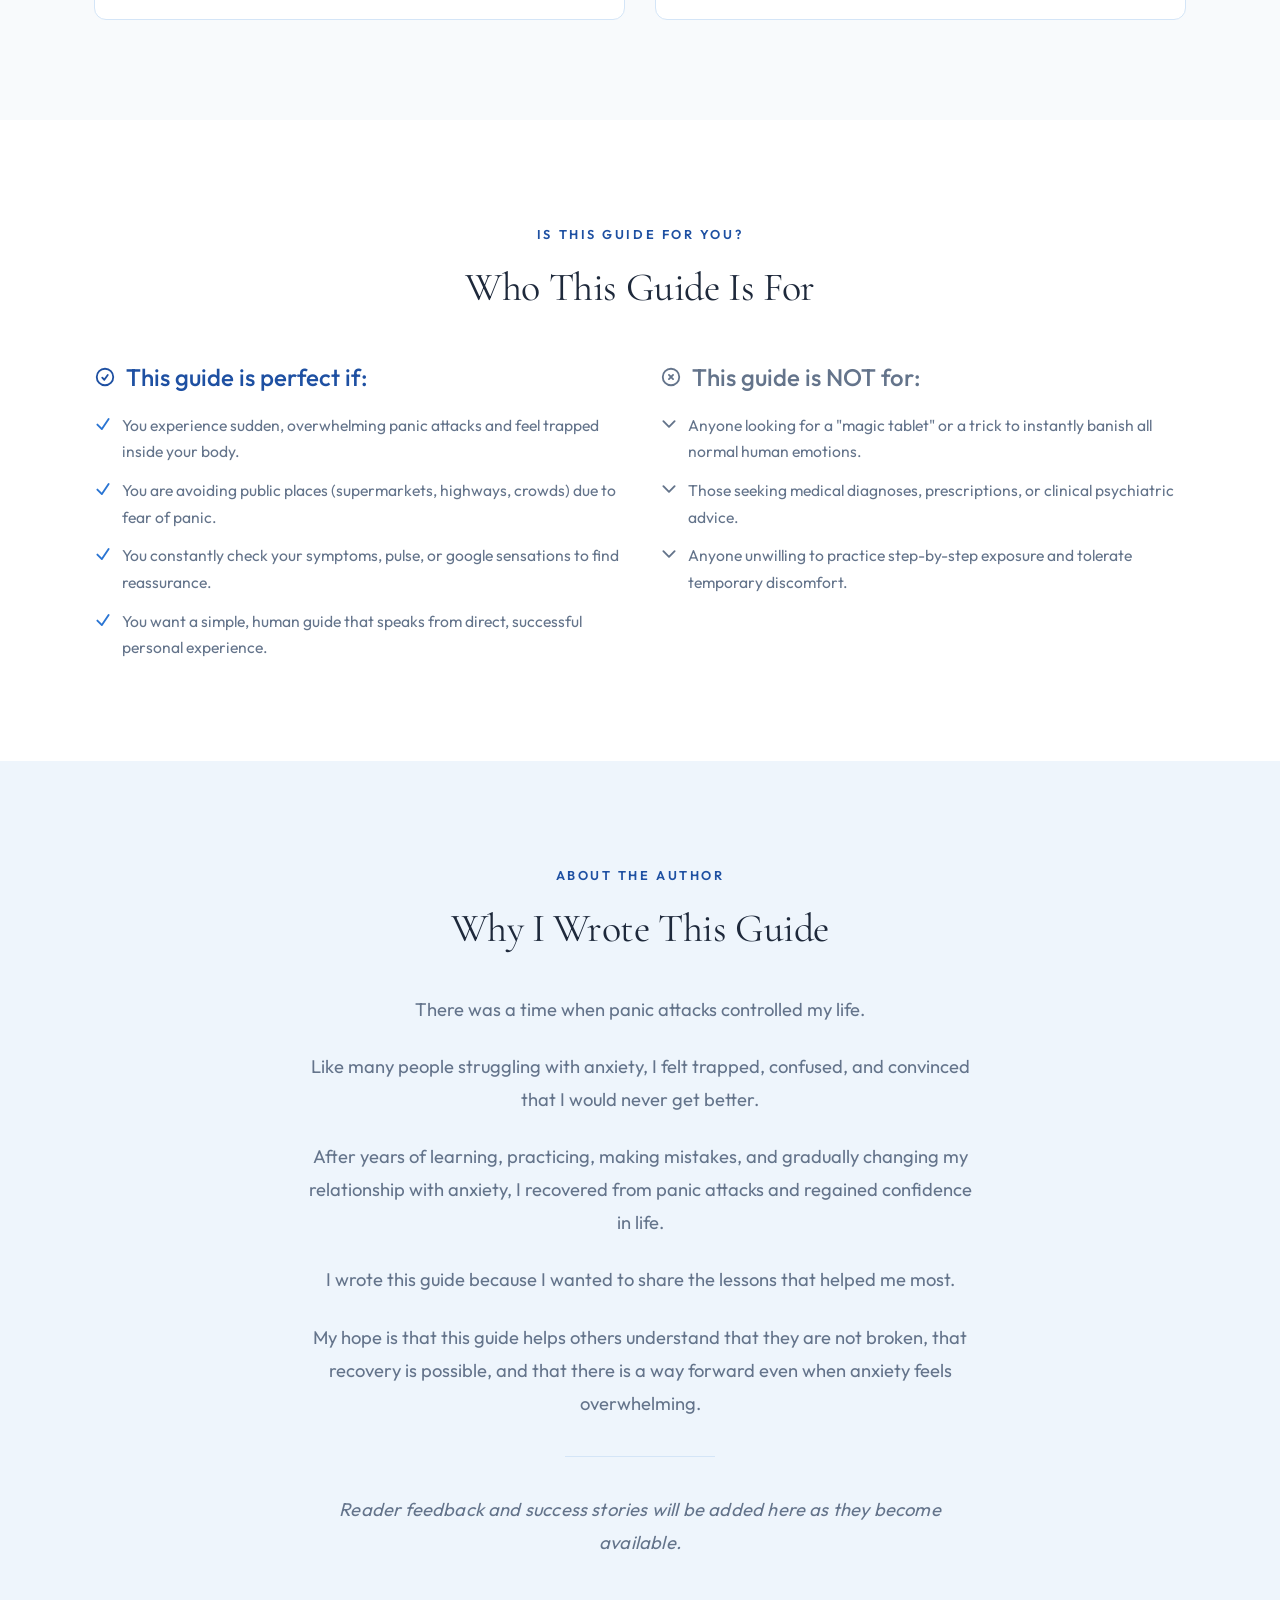
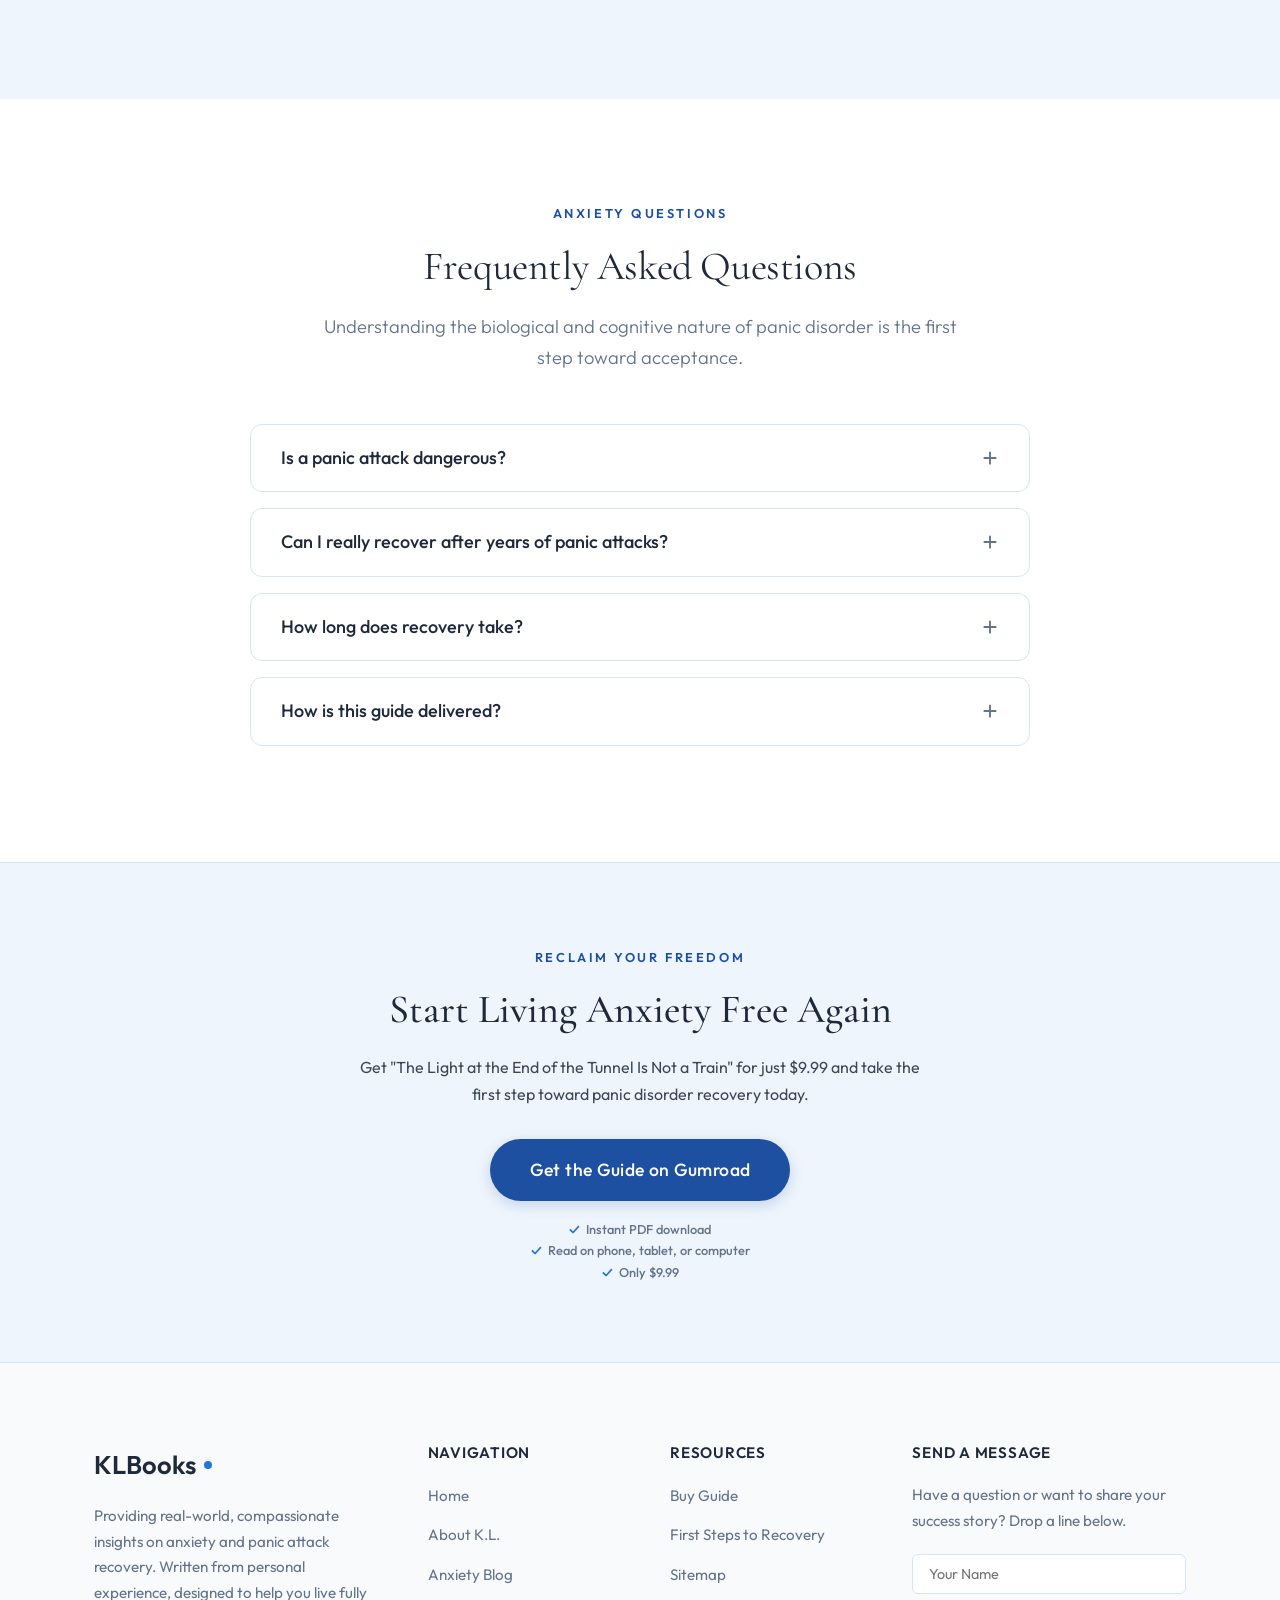
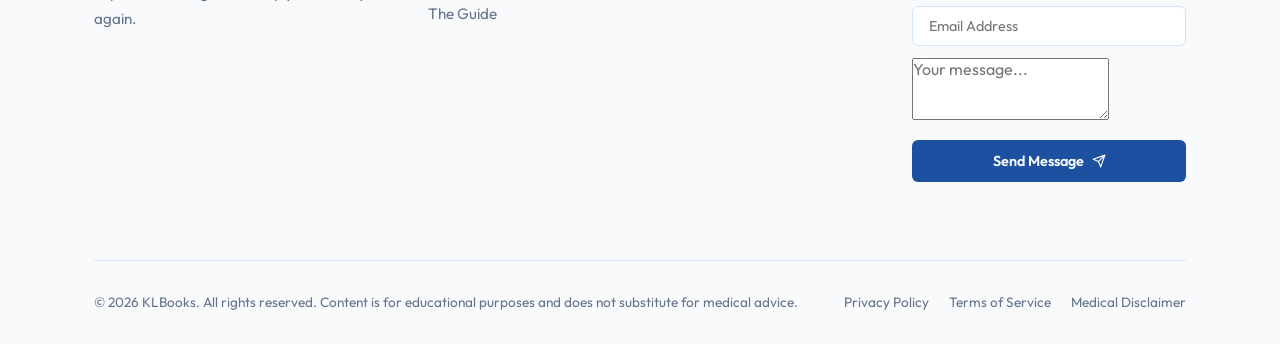
<file: Sunsetluz website/book.html>
<!DOCTYPE html>
<html lang="en">
<head>
  <meta charset="UTF-8">
  <meta name="viewport" content="width=device-width, initial-scale=1.0">
  <title>The Light at the End of the Tunnel Is Not a Train — Recovery Guide</title>
  
  <!-- SEO Metadata -->
  <meta name="description" content="Get the practical anxiety recovery guide by K.L. Learn how to stop panic attacks naturally, overcome public avoidance, and live fully.">
  <meta name="keywords" content="panic disorder recovery, panic attack recovery, how to recover from panic attacks, overcoming anxiety naturally, health anxiety recovery">
  <meta name="author" content="K.L.">
  
  <!-- Open Graph -->
  <meta property="og:type" content="website">
  <meta property="og:title" content="The Light at the End of the Tunnel Is Not a Train — Recovery Guide">
  <meta property="og:description" content="A practical and compassionate guide for people struggling with anxiety and panic attacks. Get your copy today.">
  <meta property="og:image" content="assets/ebook-cover.png">

  <!-- Stylesheet -->
  <link rel="stylesheet" href="style.css">
  
  <!-- Favicon -->
  <link rel="icon" type="image/svg+xml" href="data:image/svg+xml,%3Csvg xmlns='http://www.w3.org/2000/svg' viewBox='0 0 24 24' fill='%25231e50a2'%3E%3Cpath d='M12 21.35l-1.45-1.32C5.4 15.36 2 12.28 2 8.5 2 5.42 4.42 3 7.5 3c1.74 0 3.41.81 4.5 2.09C13.09 3.81 14.76 3 16.5 3 19.58 3 22 5.42 22 8.5c0 3.78-3.4 6.86-8.55 11.54L12 21.35z'/%3E%3C/svg%3E">

  <!-- JSON-LD Schema Markup for Book and Offer -->
  <script type="application/ld+json">
  {
    "@context": "https://schema.org",
    "@type": "Product",
    "name": "The Light at the End of the Tunnel Is Not a Train",
    "image": "https://klbooks.co/assets/ebook-cover.png",
    "description": "A practical and compassionate guide for people struggling with anxiety and panic attacks.",
    "brand": {
      "@type": "Brand",
      "name": "KLBooks"
    },
    "offers": {
      "@type": "Offer",
      "url": "https://klbooks1.gumroad.com/l/recovery",
      "priceCurrency": "USD",
      "price": "9.99",
      "priceValidUntil": "2027-12-31",
      "availability": "https://schema.org/InStock",
      "itemCondition": "https://schema.org/NewCondition"
    }
  }
  </script>
</head>
<body>

  <!-- Sticky Header -->
  <header class="main-header" id="navbar">
    <div class="container nav-container">
      <a href="index.html" class="brand-logo" id="header-logo-link">
        KLBooks<span class="logo-dot"></span>
      </a>
      
      <nav class="desktop-nav">
        <ul class="nav-links">
          <li><a href="index.html">Home</a></li>
          <li><a href="about.html">About</a></li>
          <li><a href="blog.html">Blog</a></li>
          <li><a href="book.html" class="active">The Guide</a></li>
        </ul>
      </nav>
      
      <div class="header-actions">
        <a href="https://klbooks1.gumroad.com/l/recovery" target="_blank" rel="noopener" class="btn btn-primary" id="nav-cta-btn" style="padding: 10px 20px; font-size: 0.85rem;">Get the Guide</a>
        
        <button class="menu-toggle" id="menu-toggle-btn" aria-label="Toggle Mobile Menu" aria-expanded="false">
          <span></span>
          <span></span>
          <span></span>
        </button>
      </div>
    </div>
  </header>

  <!-- Mobile Drawer Menu -->
  <div class="mobile-drawer" id="mobile-menu" aria-hidden="true">
    <button class="mobile-drawer-close" id="close-menu-btn" aria-label="Close Mobile Menu">&times;</button>
    <ul class="mobile-nav-links">
      <li><a href="index.html">Home</a></li>
      <li><a href="about.html">About</a></li>
      <li><a href="blog.html">Blog</a></li>
      <li><a href="book.html" class="active">The Guide</a></li>
    </ul>
    <a href="https://klbooks1.gumroad.com/l/recovery" target="_blank" rel="noopener" class="btn btn-primary mobile-cta" id="mobile-cta-btn">Get the Guide</a>
  </div>
  
  <div class="overlay" id="global-overlay"></div>

  <main>
    <!-- Book Sales Hero Section -->
    <section class="book-sales-hero" style="padding-top: 140px;">
      <div class="container">
        <div class="book-sales-grid">
          <div class="book-sales-image scroll-reveal">
            <div class="book-mockup-frame" style="max-width: 380px;">
              <img src="assets/ebook-cover.png" alt="The Light at the End of the Tunnel Is Not a Train book cover page">
            </div>
          </div>
          
          <div class="book-sales-content scroll-reveal delay-1">
            <span class="section-tag">Anxiety Recovery Guide</span>
            <h1 class="serif">The Light at the End of the Tunnel Is Not a Train</h1>
            <p class="book-sales-subtitle">A practical and compassionate guide for people struggling with anxiety and panic attacks.</p>
            
            <div class="book-sales-buy-block">
              <div class="book-sales-price-wrap">
                <span class="book-sales-price">$9.99</span>
                <span class="book-sales-price-original">$24.99</span>
                <span class="book-sales-price-discount">Save 60%</span>
              </div>
              
              <div style="display: flex; flex-direction: column; align-items: flex-start; gap: 8px; width: 100%;">
                <a href="https://klbooks1.gumroad.com/l/recovery" target="_blank" rel="noopener" class="btn btn-primary book-sales-btn" style="margin-bottom: 0;">Get the Guide</a>
                <div class="btn-trust-notes" style="margin-bottom: 12px;">
                  <span>Instant PDF download</span>
                  <span>Read on phone, tablet, or computer</span>
                  <span>Only $9.99</span>
                </div>
              </div>

              <div class="book-sales-guarantee-note">
                <svg fill="none" stroke="currentColor" stroke-width="2" viewBox="0 0 24 24">
                  <path stroke-linecap="round" stroke-linejoin="round" d="M9 12.75L11.25 15 15 9.75M21 12a9 9 0 11-18 0 9 9 0 0118 0z" />
                </svg>
                Secure Gumroad Checkout • PDF Format
              </div>
            </div>
            
            <p style="color: var(--color-text-muted);">Written by <strong>K.L.</strong>, someone who fully recovered from panic disorder. This guide breaks down the science of adrenaline, sensory overstimulation, exposure planning, and the mindset shift from fighting anxiety to welcoming it.</p>
          </div>
        </div>
      </div>
    </section>

    <!-- What Readers Will Learn Section -->
    <section class="bg-light">
      <div class="container">
        <div class="text-center scroll-reveal" style="margin-bottom: 50px;">
          <span class="section-tag">Practical Mindset Shifts</span>
          <h2 class="section-title serif">What You Will Learn</h2>
          <p class="section-subtitle">No fluff, no abstract clinical theories. Just actionable, step-by-step tools to teach your brain that it is safe.</p>
        </div>
        
        <div class="learn-list scroll-reveal delay-1">
          <div class="learn-card">
            <h4>1. Stop the Adrenaline Feedback Loop</h4>
            <p>Understand the biology of your symptoms (racing heart, dizziness, shallow breathing) and learn how to stop adding fear to the physical sensations.</p>
          </div>
          <div class="learn-card">
            <h4>2. The Principle of Acceptance</h4>
            <p>Discover how allowing and welcoming uncomfortable sensations is the quickest way to dissolve an active panic attack, and how to practice it daily.</p>
          </div>
          <div class="learn-card">
            <h4>3. Progressive Exposure Plans</h4>
            <p>How to design a customized exposure ladder to step-by-step reclaim public spaces, queues, social environments, or driving paths you have avoided.</p>
          </div>
          <div class="learn-card">
            <h4>4. Shifting Focus Back to Living</h4>
            <p>How to shift your attention from inward hyper-vigilance back to active, external life, so anxiety naturally fades into the background.</p>
          </div>
        </div>
      </div>
    </section>

    <!-- Who This Book Is For / Not For Section -->
    <section>
      <div class="container">
        <div class="text-center scroll-reveal" style="margin-bottom: 50px;">
          <span class="section-tag">Is This Guide for You?</span>
          <h2 class="section-title serif">Who This Guide Is For</h2>
        </div>
        
        <div class="audience-grid scroll-reveal delay-1">
          <div class="audience-col for">
            <h3>
              <svg fill="none" stroke="currentColor" stroke-width="2" viewBox="0 0 24 24">
                <path stroke-linecap="round" stroke-linejoin="round" d="M9 12.75L11.25 15 15 9.75M21 12a9 9 0 11-18 0 9 9 0 0118 0z" />
              </svg>
              This guide is perfect if:
            </h3>
            <ul class="audience-list">
              <li>
                <svg fill="none" stroke="currentColor" stroke-width="2.5" viewBox="0 0 24 24"><path stroke-linecap="round" stroke-linejoin="round" d="M4.5 12.75l6 6 9-13.5" /></svg>
                You experience sudden, overwhelming panic attacks and feel trapped inside your body.
              </li>
              <li>
                <svg fill="none" stroke="currentColor" stroke-width="2.5" viewBox="0 0 24 24"><path stroke-linecap="round" stroke-linejoin="round" d="M4.5 12.75l6 6 9-13.5" /></svg>
                You are avoiding public places (supermarkets, highways, crowds) due to fear of panic.
              </li>
              <li>
                <svg fill="none" stroke="currentColor" stroke-width="2.5" viewBox="0 0 24 24"><path stroke-linecap="round" stroke-linejoin="round" d="M4.5 12.75l6 6 9-13.5" /></svg>
                You constantly check your symptoms, pulse, or google sensations to find reassurance.
              </li>
              <li>
                <svg fill="none" stroke="currentColor" stroke-width="2.5" viewBox="0 0 24 24"><path stroke-linecap="round" stroke-linejoin="round" d="M4.5 12.75l6 6 9-13.5" /></svg>
                You want a simple, human guide that speaks from direct, successful personal experience.
              </li>
            </ul>
          </div>
          
          <div class="audience-col not">
            <h3>
              <svg fill="none" stroke="currentColor" stroke-width="2" viewBox="0 0 24 24">
                <path stroke-linecap="round" stroke-linejoin="round" d="M9.75 9.75l4.5 4.5m0-4.5l-4.5 4.5M21 12a9 9 0 11-18 0 9 9 0 0118 0z" />
              </svg>
              This guide is NOT for:
            </h3>
            <ul class="audience-list">
              <li>
                <svg fill="none" stroke="currentColor" stroke-width="2.5" viewBox="0 0 24 24"><path stroke-linecap="round" stroke-linejoin="round" d="M19.5 8.25l-7.5 7.5-7.5-7.5" /></svg>
                Anyone looking for a "magic tablet" or a trick to instantly banish all normal human emotions.
              </li>
              <li>
                <svg fill="none" stroke="currentColor" stroke-width="2.5" viewBox="0 0 24 24"><path stroke-linecap="round" stroke-linejoin="round" d="M19.5 8.25l-7.5 7.5-7.5-7.5" /></svg>
                Those seeking medical diagnoses, prescriptions, or clinical psychiatric advice.
              </li>
              <li>
                <svg fill="none" stroke="currentColor" stroke-width="2.5" viewBox="0 0 24 24"><path stroke-linecap="round" stroke-linejoin="round" d="M19.5 8.25l-7.5 7.5-7.5-7.5" /></svg>
                Anyone unwilling to practice step-by-step exposure and tolerate temporary discomfort.
              </li>
            </ul>
          </div>
        </div>
      </div>
    </section>

    <!-- Why I Wrote This Guide Section -->
    <section class="bg-accent" id="why-i-wrote-this">
      <div class="container">
        <div class="text-center scroll-reveal" style="margin-bottom: 40px;">
          <span class="section-tag" style="color: var(--color-primary);">About the Author</span>
          <h2 class="section-title serif">Why I Wrote This Guide</h2>
        </div>
        
        <div class="why-wrote-container scroll-reveal delay-1">
          <p>There was a time when panic attacks controlled my life.</p>
          <p>Like many people struggling with anxiety, I felt trapped, confused, and convinced that I would never get better.</p>
          <p>After years of learning, practicing, making mistakes, and gradually changing my relationship with anxiety, I recovered from panic attacks and regained confidence in life.</p>
          <p>I wrote this guide because I wanted to share the lessons that helped me most.</p>
          <p>My hope is that this guide helps others understand that they are not broken, that recovery is possible, and that there is a way forward even when anxiety feels overwhelming.</p>
          
          <hr class="why-wrote-divider">
          
          <p class="why-wrote-note">Reader feedback and success stories will be added here as they become available.</p>
        </div>
      </div>
    </section>

    <!-- Frequently Asked Questions Section -->
    <section id="faq">
      <div class="container">
        <div class="text-center scroll-reveal" style="margin-bottom: 50px;">
          <span class="section-tag">Anxiety Questions</span>
          <h2 class="section-title serif">Frequently Asked Questions</h2>
          <p class="section-subtitle">Understanding the biological and cognitive nature of panic disorder is the first step toward acceptance.</p>
        </div>
        
        <div class="faq-wrapper scroll-reveal delay-1">
          <!-- FAQ 1 -->
          <div class="faq-item">
            <div class="faq-header">
              <h3 class="faq-question">Is a panic attack dangerous?</h3>
              <span class="faq-icon">
                <svg fill="none" stroke="currentColor" stroke-width="2.5" viewBox="0 0 24 24">
                  <path stroke-linecap="round" stroke-linejoin="round" d="M12 4.5v15m7.5-7.5h-15" />
                </svg>
              </span>
            </div>
            <div class="faq-content">
              <div class="faq-content-inner">
                <p>No. Panic attacks are absolutely not dangerous. They are a temporary release of adrenaline and cortisol in the body, triggering the ancient fight-or-flight response. Your heart rate, breathing, and blood pressure changes are normal, survival-oriented physical adjustments designed to protect you, not harm you. A panic attack will always peak and naturally decline, even if you do nothing at all.</p>
              </div>
            </div>
          </div>
          
          <!-- FAQ 2 -->
          <div class="faq-item">
            <div class="faq-header">
              <h3 class="faq-question">Can I really recover after years of panic attacks?</h3>
              <span class="faq-icon">
                <svg fill="none" stroke="currentColor" stroke-width="2.5" viewBox="0 0 24 24">
                  <path stroke-linecap="round" stroke-linejoin="round" d="M12 4.5v15m7.5-7.5h-15" />
                </svg>
              </span>
            </div>
            <div class="faq-content">
              <div class="faq-content-inner">
                <p>Yes, absolutely. The nervous system becomes sensitized over time through repeated stress and avoidance, but this sensitization is fully reversible due to neuroplasticity. When you change how you respond to anxiety—allowing the sensations without fighting them and returning to daily tasks—your brain receives new messages of safety. Gradually, the nervous system desensitizes, and panic disorder disappears.</p>
              </div>
            </div>
          </div>
          
          <!-- FAQ 3 -->
          <div class="faq-item">
            <div class="faq-header">
              <h3 class="faq-question">How long does recovery take?</h3>
              <span class="faq-icon">
                <svg fill="none" stroke="currentColor" stroke-width="2.5" viewBox="0 0 24 24">
                  <path stroke-linecap="round" stroke-linejoin="round" d="M12 4.5v15m7.5-7.5h-15" />
                </svg>
              </span>
            </div>
            <div class="faq-content">
              <div class="faq-content-inner">
                <p>Recovery is a practice and a process rather than an overnight event. Everyone's nervous system heals and adapts at its own pace. You will likely experience a shift in perspective very quickly after reading the guide, but retraining the amygdala (the brain's fear center) requires consistent, small exposure actions over weeks or months. Focus on progress, not perfection.</p>
              </div>
            </div>
          </div>
          
          <!-- FAQ 4 -->
          <div class="faq-item">
            <div class="faq-header">
              <h3 class="faq-question">How is this guide delivered?</h3>
              <span class="faq-icon">
                <svg fill="none" stroke="currentColor" stroke-width="2.5" viewBox="0 0 24 24">
                  <path stroke-linecap="round" stroke-linejoin="round" d="M12 4.5v15m7.5-7.5h-15" />
                </svg>
              </span>
            </div>
            <div class="faq-content">
              <div class="faq-content-inner">
                <p>The guide is delivered instantly as a PDF download after purchase through Gumroad.</p>
              </div>
            </div>
          </div>
        </div>
      </div>
    </section>

    <!-- Bottom Purchase CTA -->
    <section class="bg-accent" style="padding: 80px 0; border-top: 1px solid var(--color-accent-border);">
      <div class="container text-center scroll-reveal">
        <span class="section-tag" style="color: var(--color-primary);">Reclaim Your Freedom</span>
        <h2 class="serif" style="font-size: 2.5rem; margin-bottom: 20px;">Start Living Anxiety Free Again</h2>
        <p style="color: var(--color-text-dark); opacity: 0.85; max-width: 580px; margin: 0 auto 30px;">Get "The Light at the End of the Tunnel Is Not a Train" for just $9.99 and take the first step toward panic disorder recovery today.</p>
        
        <div style="display: flex; flex-direction: column; align-items: center; gap: 8px; width: 100%;">
          <a href="https://klbooks1.gumroad.com/l/recovery" target="_blank" rel="noopener" class="btn btn-primary" style="font-size: 1.1rem; padding: 16px 40px;">Get the Guide on Gumroad</a>
          <div class="btn-trust-notes center-align">
            <span>Instant PDF download</span>
            <span>Read on phone, tablet, or computer</span>
            <span>Only $9.99</span>
          </div>
        </div>
      </div>
    </section>
  </main>

  <!-- Footer Section -->
  <footer class="footer-section">
    <div class="container">
      <div class="footer-grid">
        <!-- Brand Info -->
        <div class="footer-col brand-col">
          <a href="index.html" class="brand-logo">
            KLBooks<span class="logo-dot"></span>
          </a>
          <p class="footer-tagline">Providing real-world, compassionate insights on anxiety and panic attack recovery. Written from personal experience, designed to help you live fully again.</p>
        </div>
        
        <!-- Navigation Links -->
        <div class="footer-col links-col">
          <h4 class="footer-col-title">Navigation</h4>
          <ul>
            <li><a href="index.html">Home</a></li>
            <li><a href="about.html">About K.L.</a></li>
            <li><a href="blog.html">Anxiety Blog</a></li>
            <li><a href="book.html">The Guide</a></li>
          </ul>
        </div>
        
        <!-- Resources -->
        <div class="footer-col links-col">
          <h4 class="footer-col-title">Resources</h4>
          <ul>
            <li><a href="https://klbooks1.gumroad.com/l/recovery" target="_blank" rel="noopener">Buy Guide</a></li>
            <li><a href="blog/what-finally-helped-me-recover-from-panic-attacks.html">First Steps to Recovery</a></li>
            <li><a href="sitemap.xml">Sitemap</a></li>
          </ul>
        </div>
        
        <!-- Contact Form -->
        <div class="footer-col contact-col" id="contact-us">
          <h4 class="footer-col-title">Send a Message</h4>
          <p class="footer-contact-desc">Have a question or want to share your success story? Drop a line below.</p>
          
          <form class="contact-form" id="contact-form-action" action="https://formsubmit.co/klvisionsbooks@gmail.com" method="POST">
            <input type="hidden" name="_captcha" value="false">
            <input type="hidden" name="_subject" value="New message from KLBooks visitor">
            
            <div class="contact-field">
              <input type="text" name="name" placeholder="Your Name" required aria-label="Your Name">
            </div>
            <div class="contact-field">
              <input type="email" name="email" placeholder="Email Address" required aria-label="Email Address">
            </div>
            <div class="contact-field">
              <textarea name="message" placeholder="Your message..." rows="3" required aria-label="Message"></textarea>
            </div>
            <button type="submit" class="btn-contact-send" id="contact-send-btn">
              <span>Send Message</span>
              <svg viewBox="0 0 24 24" fill="none" stroke="currentColor" stroke-width="2" style="width:14px;height:14px;">
                <path d="M22 2L11 13M22 2L15 22l-4-9-9-4 20-7z" stroke-linecap="round" stroke-linejoin="round"/>
              </svg>
            </button>
            <span class="contact-status" id="contact-status-msg"></span>
          </form>
        </div>
      </div>
      
      <div class="footer-bottom">
        <p class="copyright">&copy; 2026 KLBooks. All rights reserved. Content is for educational purposes and does not substitute for medical advice.</p>
        <div class="legal-links">
          <a href="privacy.html">Privacy Policy</a>
          <a href="terms.html">Terms of Service</a>
          <a href="disclaimer.html">Medical Disclaimer</a>
        </div>
      </div>
    </div>
  </footer>

  <!-- Script -->
  <script src="app.js"></script>
</body>
</html>
</file>
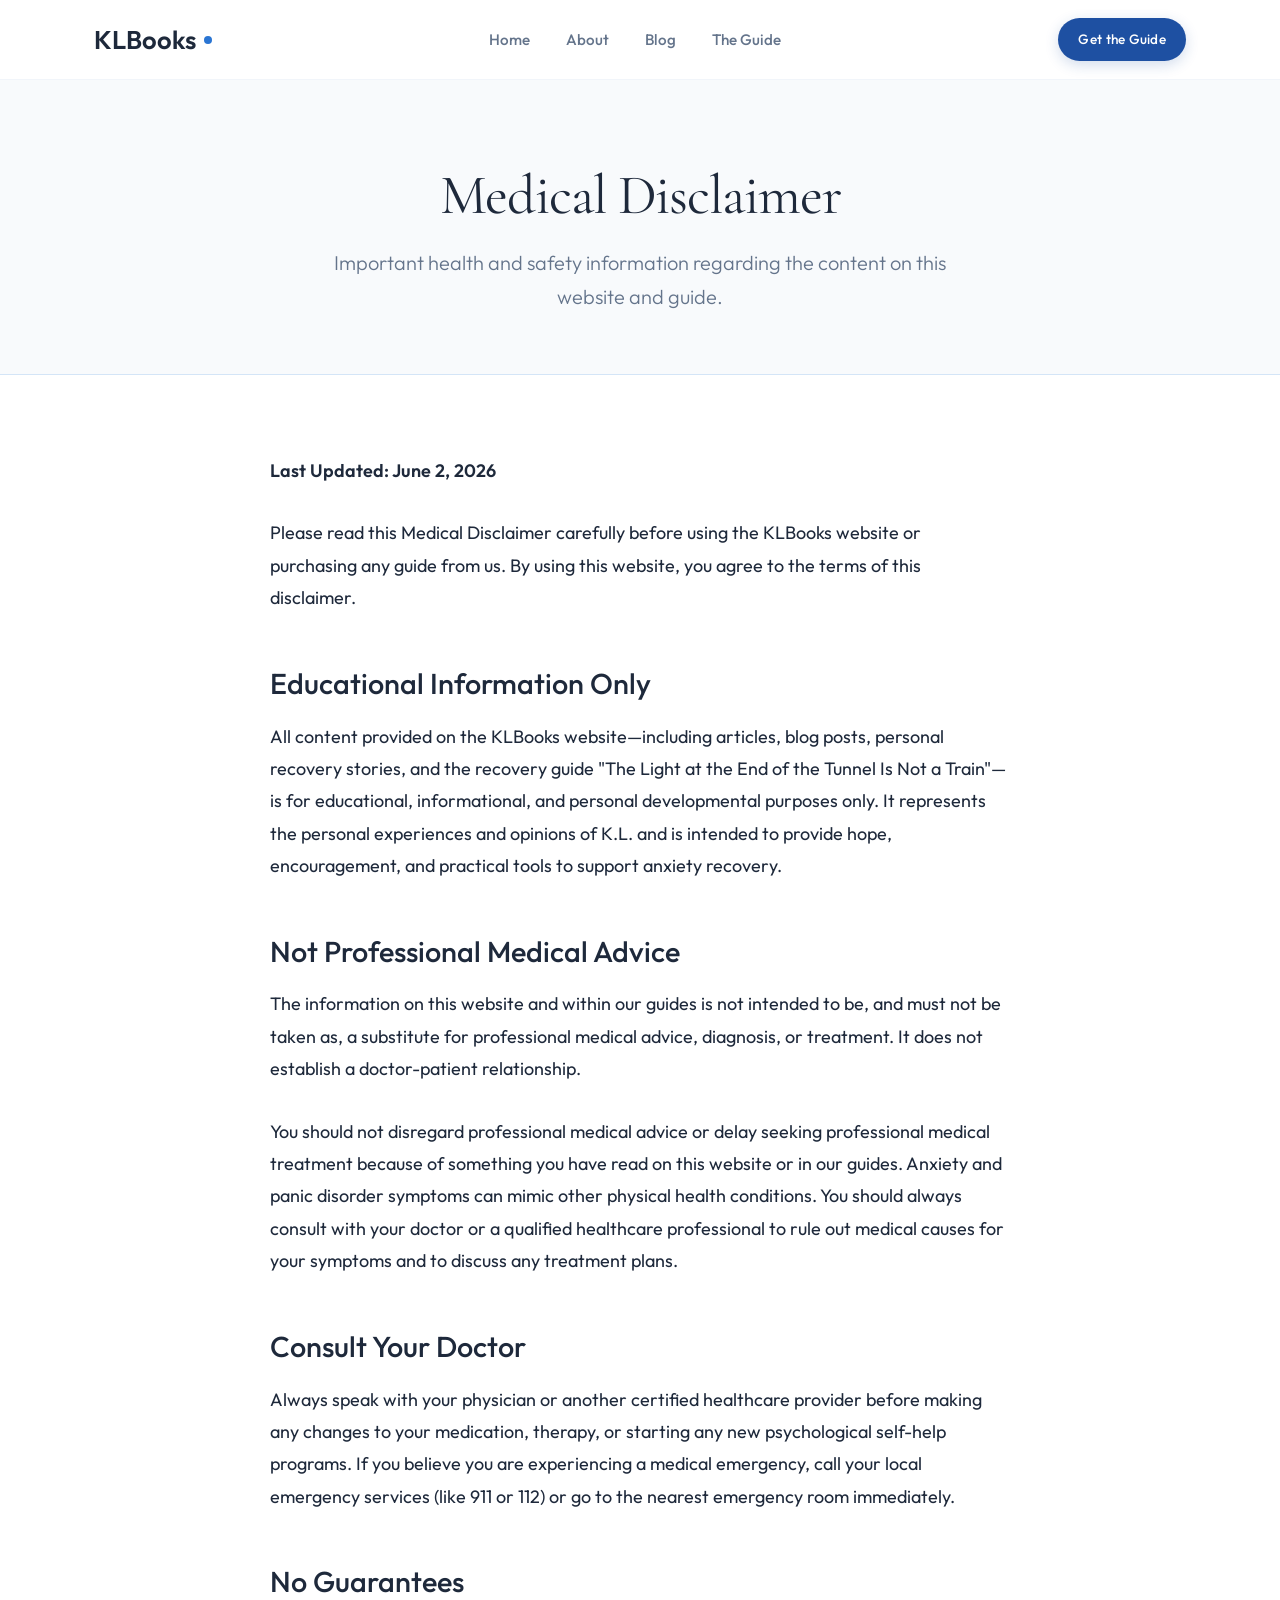
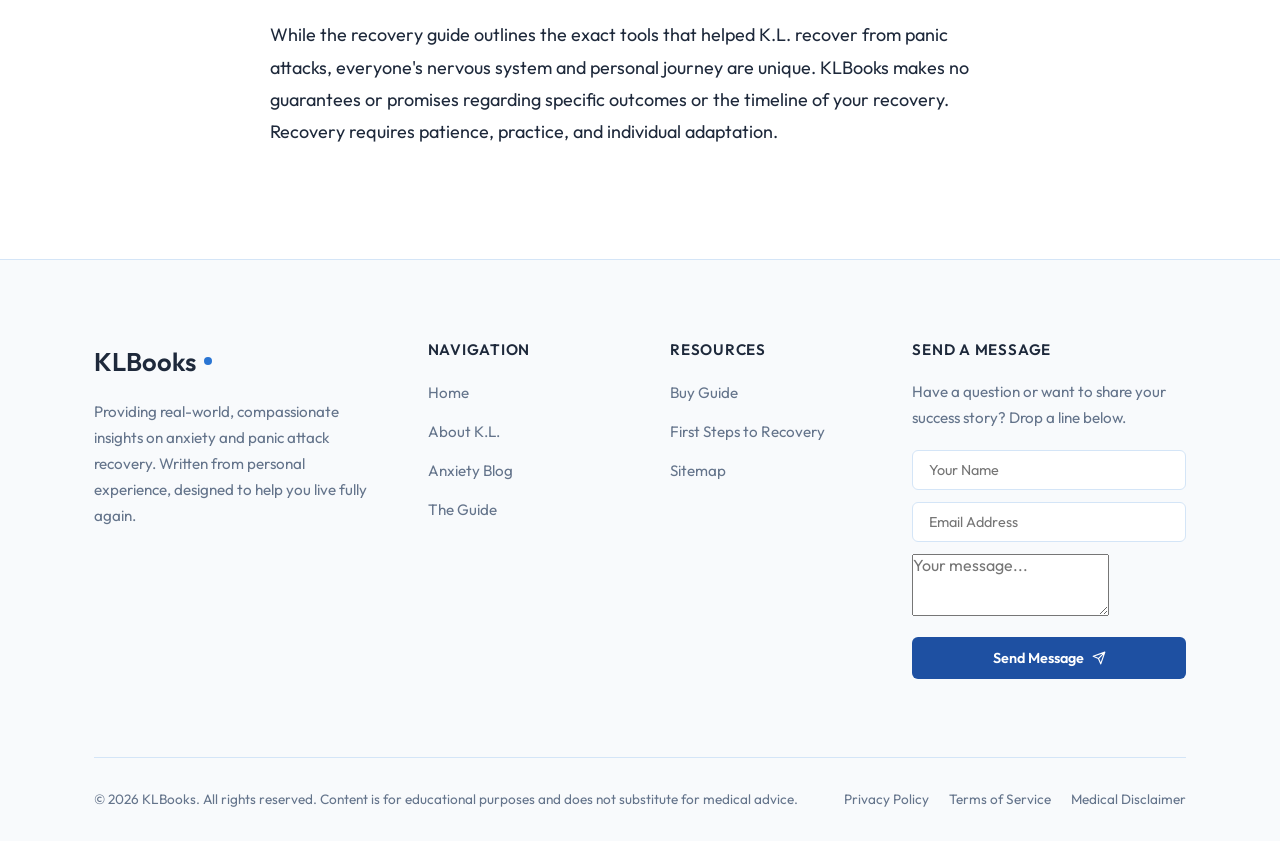
<file: Sunsetluz website/disclaimer.html>
<!DOCTYPE html>
<html lang="en">
<head>
  <meta charset="UTF-8">
  <meta name="viewport" content="width=device-width, initial-scale=1.0">
  <title>Medical Disclaimer — KLBooks</title>
  
  <!-- SEO Metadata -->
  <meta name="description" content="Read the Medical Disclaimer for KLBooks. All information and guides provided are for educational purposes only and do not replace professional medical advice.">
  <meta name="robots" content="noindex, follow">
  
  <!-- Stylesheet -->
  <link rel="stylesheet" href="style.css">
  
  <!-- Favicon -->
  <link rel="icon" type="image/svg+xml" href="data:image/svg+xml,%3Csvg xmlns='http://www.w3.org/2000/svg' viewBox='0 0 24 24' fill='%25231e50a2'%3E%3Cpath d='M12 21.35l-1.45-1.32C5.4 15.36 2 12.28 2 8.5 2 5.42 4.42 3 7.5 3c1.74 0 3.41.81 4.5 2.09C13.09 3.81 14.76 3 16.5 3 19.58 3 22 5.42 22 8.5c0 3.78-3.4 6.86-8.55 11.54L12 21.35z'/%3E%3C/svg%3E">
</head>
<body>

  <!-- Sticky Header -->
  <header class="main-header" id="navbar">
    <div class="container nav-container">
      <a href="index.html" class="brand-logo" id="header-logo-link">
        KLBooks<span class="logo-dot"></span>
      </a>
      
      <nav class="desktop-nav">
        <ul class="nav-links">
          <li><a href="index.html">Home</a></li>
          <li><a href="about.html">About</a></li>
          <li><a href="blog.html">Blog</a></li>
          <li><a href="book.html">The Guide</a></li>
        </ul>
      </nav>
      
      <div class="header-actions">
        <a href="https://klbooks1.gumroad.com/l/recovery" target="_blank" rel="noopener" class="btn btn-primary" id="nav-cta-btn" style="padding: 10px 20px; font-size: 0.85rem;">Get the Guide</a>
        
        <button class="menu-toggle" id="menu-toggle-btn" aria-label="Toggle Mobile Menu" aria-expanded="false">
          <span></span>
          <span></span>
          <span></span>
        </button>
      </div>
    </div>
  </header>

  <!-- Mobile Drawer Menu -->
  <div class="mobile-drawer" id="mobile-menu" aria-hidden="true">
    <button class="mobile-drawer-close" id="close-menu-btn" aria-label="Close Mobile Menu">&times;</button>
    <ul class="mobile-nav-links">
      <li><a href="index.html">Home</a></li>
      <li><a href="about.html">About</a></li>
      <li><a href="blog.html">Blog</a></li>
      <li><a href="book.html">The Guide</a></li>
    </ul>
    <a href="https://klbooks1.gumroad.com/l/recovery" target="_blank" rel="noopener" class="btn btn-primary mobile-cta" id="mobile-cta-btn">Get the Guide</a>
  </div>
  
  <div class="overlay" id="global-overlay"></div>

  <main>
    <!-- Page Hero -->
    <header class="page-hero">
      <div class="container">
        <h1 class="page-hero-title serif">Medical Disclaimer</h1>
        <p class="page-hero-subtitle">Important health and safety information regarding the content on this website and guide.</p>
      </div>
    </header>

    <!-- Main Content Section -->
    <section class="post-layout">
      <div class="container">
        <div class="post-wrapper">
          <div class="post-content">
            <p><strong>Last Updated: June 2, 2026</strong></p>
            
            <p>Please read this Medical Disclaimer carefully before using the KLBooks website or purchasing any guide from us. By using this website, you agree to the terms of this disclaimer.</p>
            
            <h2>Educational Information Only</h2>
            <p>All content provided on the KLBooks website—including articles, blog posts, personal recovery stories, and the recovery guide "The Light at the End of the Tunnel Is Not a Train"—is for educational, informational, and personal developmental purposes only. It represents the personal experiences and opinions of K.L. and is intended to provide hope, encouragement, and practical tools to support anxiety recovery.</p>
            
            <h2>Not Professional Medical Advice</h2>
            <p>The information on this website and within our guides is not intended to be, and must not be taken as, a substitute for professional medical advice, diagnosis, or treatment. It does not establish a doctor-patient relationship.</p>
            <p>You should not disregard professional medical advice or delay seeking professional medical treatment because of something you have read on this website or in our guides. Anxiety and panic disorder symptoms can mimic other physical health conditions. You should always consult with your doctor or a qualified healthcare professional to rule out medical causes for your symptoms and to discuss any treatment plans.</p>
            
            <h2>Consult Your Doctor</h2>
            <p>Always speak with your physician or another certified healthcare provider before making any changes to your medication, therapy, or starting any new psychological self-help programs. If you believe you are experiencing a medical emergency, call your local emergency services (like 911 or 112) or go to the nearest emergency room immediately.</p>
            
            <h2>No Guarantees</h2>
            <p>While the recovery guide outlines the exact tools that helped K.L. recover from panic attacks, everyone's nervous system and personal journey are unique. KLBooks makes no guarantees or promises regarding specific outcomes or the timeline of your recovery. Recovery requires patience, practice, and individual adaptation.</p>
          </div>
        </div>
      </div>
    </section>
  </main>

  <!-- Footer Section -->
  <footer class="footer-section">
    <div class="container">
      <div class="footer-grid">
        <!-- Brand Info -->
        <div class="footer-col brand-col">
          <a href="index.html" class="brand-logo">
            KLBooks<span class="logo-dot"></span>
          </a>
          <p class="footer-tagline">Providing real-world, compassionate insights on anxiety and panic attack recovery. Written from personal experience, designed to help you live fully again.</p>
        </div>
        
        <!-- Navigation Links -->
        <div class="footer-col links-col">
          <h4 class="footer-col-title">Navigation</h4>
          <ul>
            <li><a href="index.html">Home</a></li>
            <li><a href="about.html">About K.L.</a></li>
            <li><a href="blog.html">Anxiety Blog</a></li>
            <li><a href="book.html">The Guide</a></li>
          </ul>
        </div>
        
        <!-- Resources -->
        <div class="footer-col links-col">
          <h4 class="footer-col-title">Resources</h4>
          <ul>
            <li><a href="https://klbooks1.gumroad.com/l/recovery" target="_blank" rel="noopener">Buy Guide</a></li>
            <li><a href="blog/what-finally-helped-me-recover-from-panic-attacks.html">First Steps to Recovery</a></li>
            <li><a href="sitemap.xml">Sitemap</a></li>
          </ul>
        </div>
        
        <!-- Contact Form -->
        <div class="footer-col contact-col" id="contact-us">
          <h4 class="footer-col-title">Send a Message</h4>
          <p class="footer-contact-desc">Have a question or want to share your success story? Drop a line below.</p>
          
          <form class="contact-form" id="contact-form-action" action="https://formsubmit.co/klvisionsbooks@gmail.com" method="POST">
            <input type="hidden" name="_captcha" value="false">
            <input type="hidden" name="_subject" value="New message from KLBooks visitor">
            
            <div class="contact-field">
              <input type="text" name="name" placeholder="Your Name" required aria-label="Your Name">
            </div>
            <div class="contact-field">
              <input type="email" name="email" placeholder="Email Address" required aria-label="Email Address">
            </div>
            <div class="contact-field">
              <textarea name="message" placeholder="Your message..." rows="3" required aria-label="Message"></textarea>
            </div>
            <button type="submit" class="btn-contact-send" id="contact-send-btn">
              <span>Send Message</span>
              <svg viewBox="0 0 24 24" fill="none" stroke="currentColor" stroke-width="2" style="width:14px;height:14px;">
                <path d="M22 2L11 13M22 2L15 22l-4-9-9-4 20-7z" stroke-linecap="round" stroke-linejoin="round"/>
              </svg>
            </button>
            <span class="contact-status" id="contact-status-msg"></span>
          </form>
        </div>
      </div>
      
      <div class="footer-bottom">
        <p class="copyright">&copy; 2026 KLBooks. All rights reserved. Content is for educational purposes and does not substitute for medical advice.</p>
        <div class="legal-links">
          <a href="privacy.html">Privacy Policy</a>
          <a href="terms.html">Terms of Service</a>
          <a href="disclaimer.html">Medical Disclaimer</a>
        </div>
      </div>
    </div>
  </footer>

  <!-- Script -->
  <script src="app.js"></script>
</body>
</html>
</file>
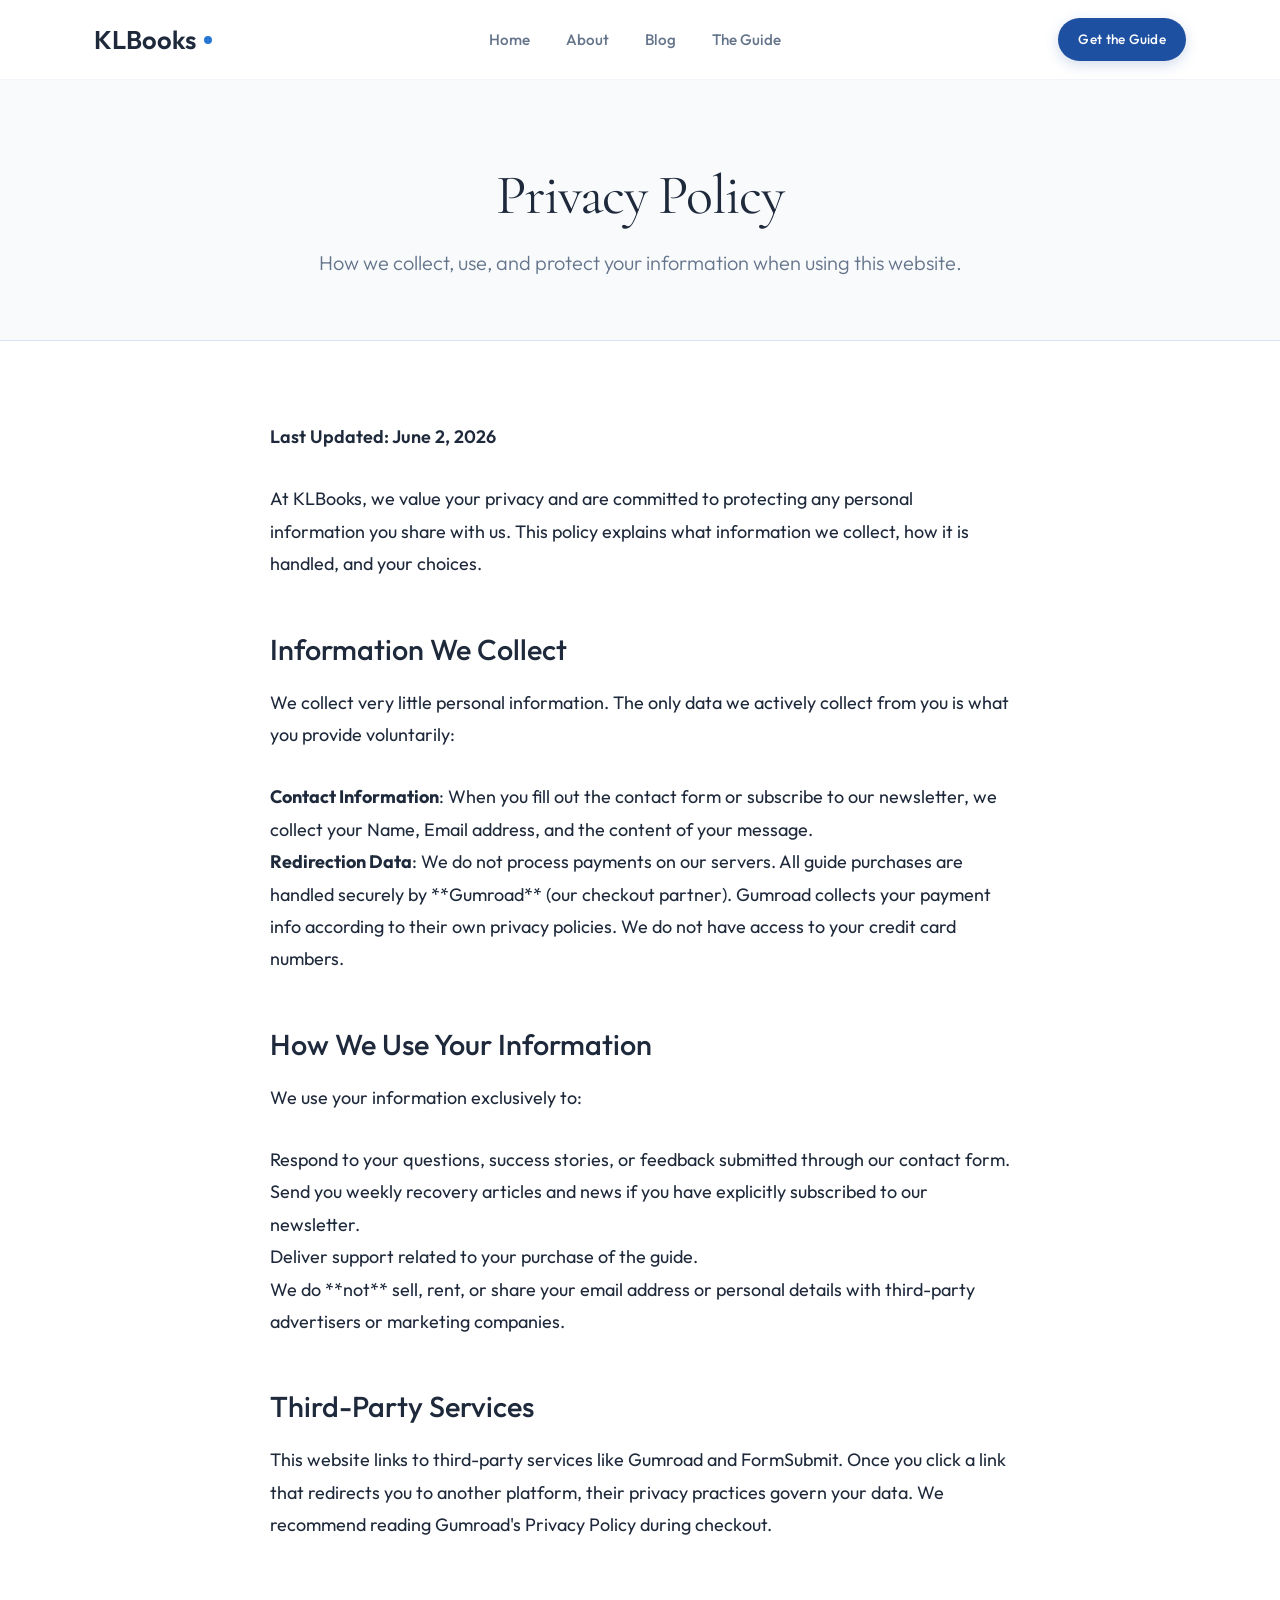
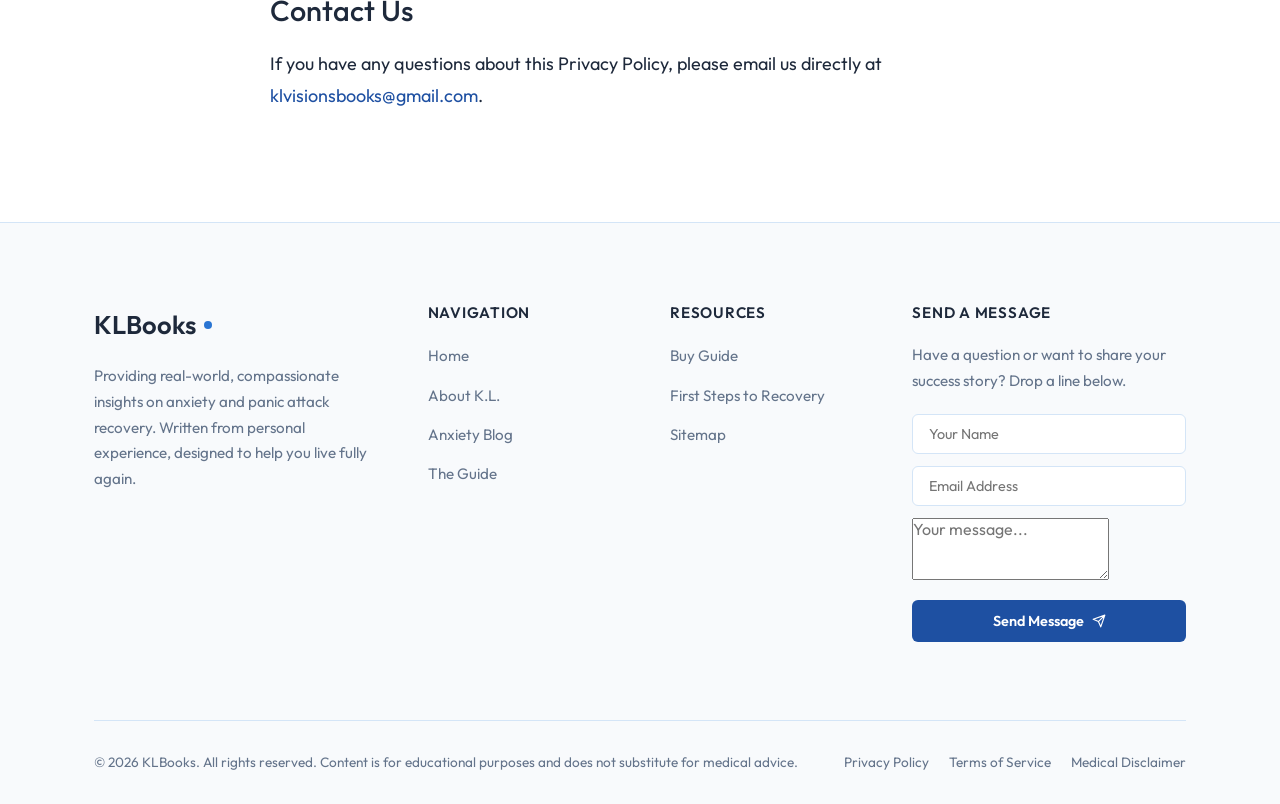
<file: Sunsetluz website/privacy.html>
<!DOCTYPE html>
<html lang="en">
<head>
  <meta charset="UTF-8">
  <meta name="viewport" content="width=device-width, initial-scale=1.0">
  <title>Privacy Policy — KLBooks</title>
  
  <!-- SEO Metadata -->
  <meta name="description" content="Read the Privacy Policy for KLBooks. Learn how we handle your contact submissions and redirect analytics.">
  <meta name="robots" content="noindex, follow">
  
  <!-- Stylesheet -->
  <link rel="stylesheet" href="style.css">
  
  <!-- Favicon -->
  <link rel="icon" type="image/svg+xml" href="data:image/svg+xml,%3Csvg xmlns='http://www.w3.org/2000/svg' viewBox='0 0 24 24' fill='%25231e50a2'%3E%3Cpath d='M12 21.35l-1.45-1.32C5.4 15.36 2 12.28 2 8.5 2 5.42 4.42 3 7.5 3c1.74 0 3.41.81 4.5 2.09C13.09 3.81 14.76 3 16.5 3 19.58 3 22 5.42 22 8.5c0 3.78-3.4 6.86-8.55 11.54L12 21.35z'/%3E%3C/svg%3E">
</head>
<body>

  <!-- Sticky Header -->
  <header class="main-header" id="navbar">
    <div class="container nav-container">
      <a href="index.html" class="brand-logo" id="header-logo-link">
        KLBooks<span class="logo-dot"></span>
      </a>
      
      <nav class="desktop-nav">
        <ul class="nav-links">
          <li><a href="index.html">Home</a></li>
          <li><a href="about.html">About</a></li>
          <li><a href="blog.html">Blog</a></li>
          <li><a href="book.html">The Guide</a></li>
        </ul>
      </nav>
      
      <div class="header-actions">
        <a href="https://klbooks1.gumroad.com/l/recovery" target="_blank" rel="noopener" class="btn btn-primary" id="nav-cta-btn" style="padding: 10px 20px; font-size: 0.85rem;">Get the Guide</a>
        
        <button class="menu-toggle" id="menu-toggle-btn" aria-label="Toggle Mobile Menu" aria-expanded="false">
          <span></span>
          <span></span>
          <span></span>
        </button>
      </div>
    </div>
  </header>

  <!-- Mobile Drawer Menu -->
  <div class="mobile-drawer" id="mobile-menu" aria-hidden="true">
    <button class="mobile-drawer-close" id="close-menu-btn" aria-label="Close Mobile Menu">&times;</button>
    <ul class="mobile-nav-links">
      <li><a href="index.html">Home</a></li>
      <li><a href="about.html">About</a></li>
      <li><a href="blog.html">Blog</a></li>
      <li><a href="book.html">The Guide</a></li>
    </ul>
    <a href="https://klbooks1.gumroad.com/l/recovery" target="_blank" rel="noopener" class="btn btn-primary mobile-cta" id="mobile-cta-btn">Get the Guide</a>
  </div>
  
  <div class="overlay" id="global-overlay"></div>

  <main>
    <!-- Page Hero -->
    <header class="page-hero">
      <div class="container">
        <h1 class="page-hero-title serif">Privacy Policy</h1>
        <p class="page-hero-subtitle">How we collect, use, and protect your information when using this website.</p>
      </div>
    </header>

    <!-- Main Content Section -->
    <section class="post-layout">
      <div class="container">
        <div class="post-wrapper">
          <div class="post-content">
            <p><strong>Last Updated: June 2, 2026</strong></p>
            
            <p>At KLBooks, we value your privacy and are committed to protecting any personal information you share with us. This policy explains what information we collect, how it is handled, and your choices.</p>
            
            <h2>Information We Collect</h2>
            <p>We collect very little personal information. The only data we actively collect from you is what you provide voluntarily:</p>
            <ul>
              <li><strong>Contact Information</strong>: When you fill out the contact form or subscribe to our newsletter, we collect your Name, Email address, and the content of your message.</li>
              <li><strong>Redirection Data</strong>: We do not process payments on our servers. All guide purchases are handled securely by **Gumroad** (our checkout partner). Gumroad collects your payment info according to their own privacy policies. We do not have access to your credit card numbers.</li>
            </ul>
            
            <h2>How We Use Your Information</h2>
            <p>We use your information exclusively to:</p>
            <ul>
              <li>Respond to your questions, success stories, or feedback submitted through our contact form.</li>
              <li>Send you weekly recovery articles and news if you have explicitly subscribed to our newsletter.</li>
              <li>Deliver support related to your purchase of the guide.</li>
            </ul>
            <p>We do **not** sell, rent, or share your email address or personal details with third-party advertisers or marketing companies.</p>
            
            <h2>Third-Party Services</h2>
            <p>This website links to third-party services like Gumroad and FormSubmit. Once you click a link that redirects you to another platform, their privacy practices govern your data. We recommend reading Gumroad's Privacy Policy during checkout.</p>
            
            <h2>Contact Us</h2>
            <p>If you have any questions about this Privacy Policy, please email us directly at <a href="mailto:klvisionsbooks@gmail.com">klvisionsbooks@gmail.com</a>.</p>
          </div>
        </div>
      </div>
    </section>
  </main>

  <!-- Footer Section -->
  <footer class="footer-section">
    <div class="container">
      <div class="footer-grid">
        <!-- Brand Info -->
        <div class="footer-col brand-col">
          <a href="index.html" class="brand-logo">
            KLBooks<span class="logo-dot"></span>
          </a>
          <p class="footer-tagline">Providing real-world, compassionate insights on anxiety and panic attack recovery. Written from personal experience, designed to help you live fully again.</p>
        </div>
        
        <!-- Navigation Links -->
        <div class="footer-col links-col">
          <h4 class="footer-col-title">Navigation</h4>
          <ul>
            <li><a href="index.html">Home</a></li>
            <li><a href="about.html">About K.L.</a></li>
            <li><a href="blog.html">Anxiety Blog</a></li>
            <li><a href="book.html">The Guide</a></li>
          </ul>
        </div>
        
        <!-- Resources -->
        <div class="footer-col links-col">
          <h4 class="footer-col-title">Resources</h4>
          <ul>
            <li><a href="https://klbooks1.gumroad.com/l/recovery" target="_blank" rel="noopener">Buy Guide</a></li>
            <li><a href="blog/what-finally-helped-me-recover-from-panic-attacks.html">First Steps to Recovery</a></li>
            <li><a href="sitemap.xml">Sitemap</a></li>
          </ul>
        </div>
        
        <!-- Contact Form -->
        <div class="footer-col contact-col" id="contact-us">
          <h4 class="footer-col-title">Send a Message</h4>
          <p class="footer-contact-desc">Have a question or want to share your success story? Drop a line below.</p>
          
          <form class="contact-form" id="contact-form-action" action="https://formsubmit.co/klvisionsbooks@gmail.com" method="POST">
            <input type="hidden" name="_captcha" value="false">
            <input type="hidden" name="_subject" value="New message from KLBooks visitor">
            
            <div class="contact-field">
              <input type="text" name="name" placeholder="Your Name" required aria-label="Your Name">
            </div>
            <div class="contact-field">
              <input type="email" name="email" placeholder="Email Address" required aria-label="Email Address">
            </div>
            <div class="contact-field">
              <textarea name="message" placeholder="Your message..." rows="3" required aria-label="Message"></textarea>
            </div>
            <button type="submit" class="btn-contact-send" id="contact-send-btn">
              <span>Send Message</span>
              <svg viewBox="0 0 24 24" fill="none" stroke="currentColor" stroke-width="2" style="width:14px;height:14px;">
                <path d="M22 2L11 13M22 2L15 22l-4-9-9-4 20-7z" stroke-linecap="round" stroke-linejoin="round"/>
              </svg>
            </button>
            <span class="contact-status" id="contact-status-msg"></span>
          </form>
        </div>
      </div>
      
      <div class="footer-bottom">
        <p class="copyright">&copy; 2026 KLBooks. All rights reserved. Content is for educational purposes and does not substitute for medical advice.</p>
        <div class="legal-links">
          <a href="privacy.html">Privacy Policy</a>
          <a href="terms.html">Terms of Service</a>
          <a href="disclaimer.html">Medical Disclaimer</a>
        </div>
      </div>
    </div>
  </footer>

  <!-- Script -->
  <script src="app.js"></script>
</body>
</html>
</file>
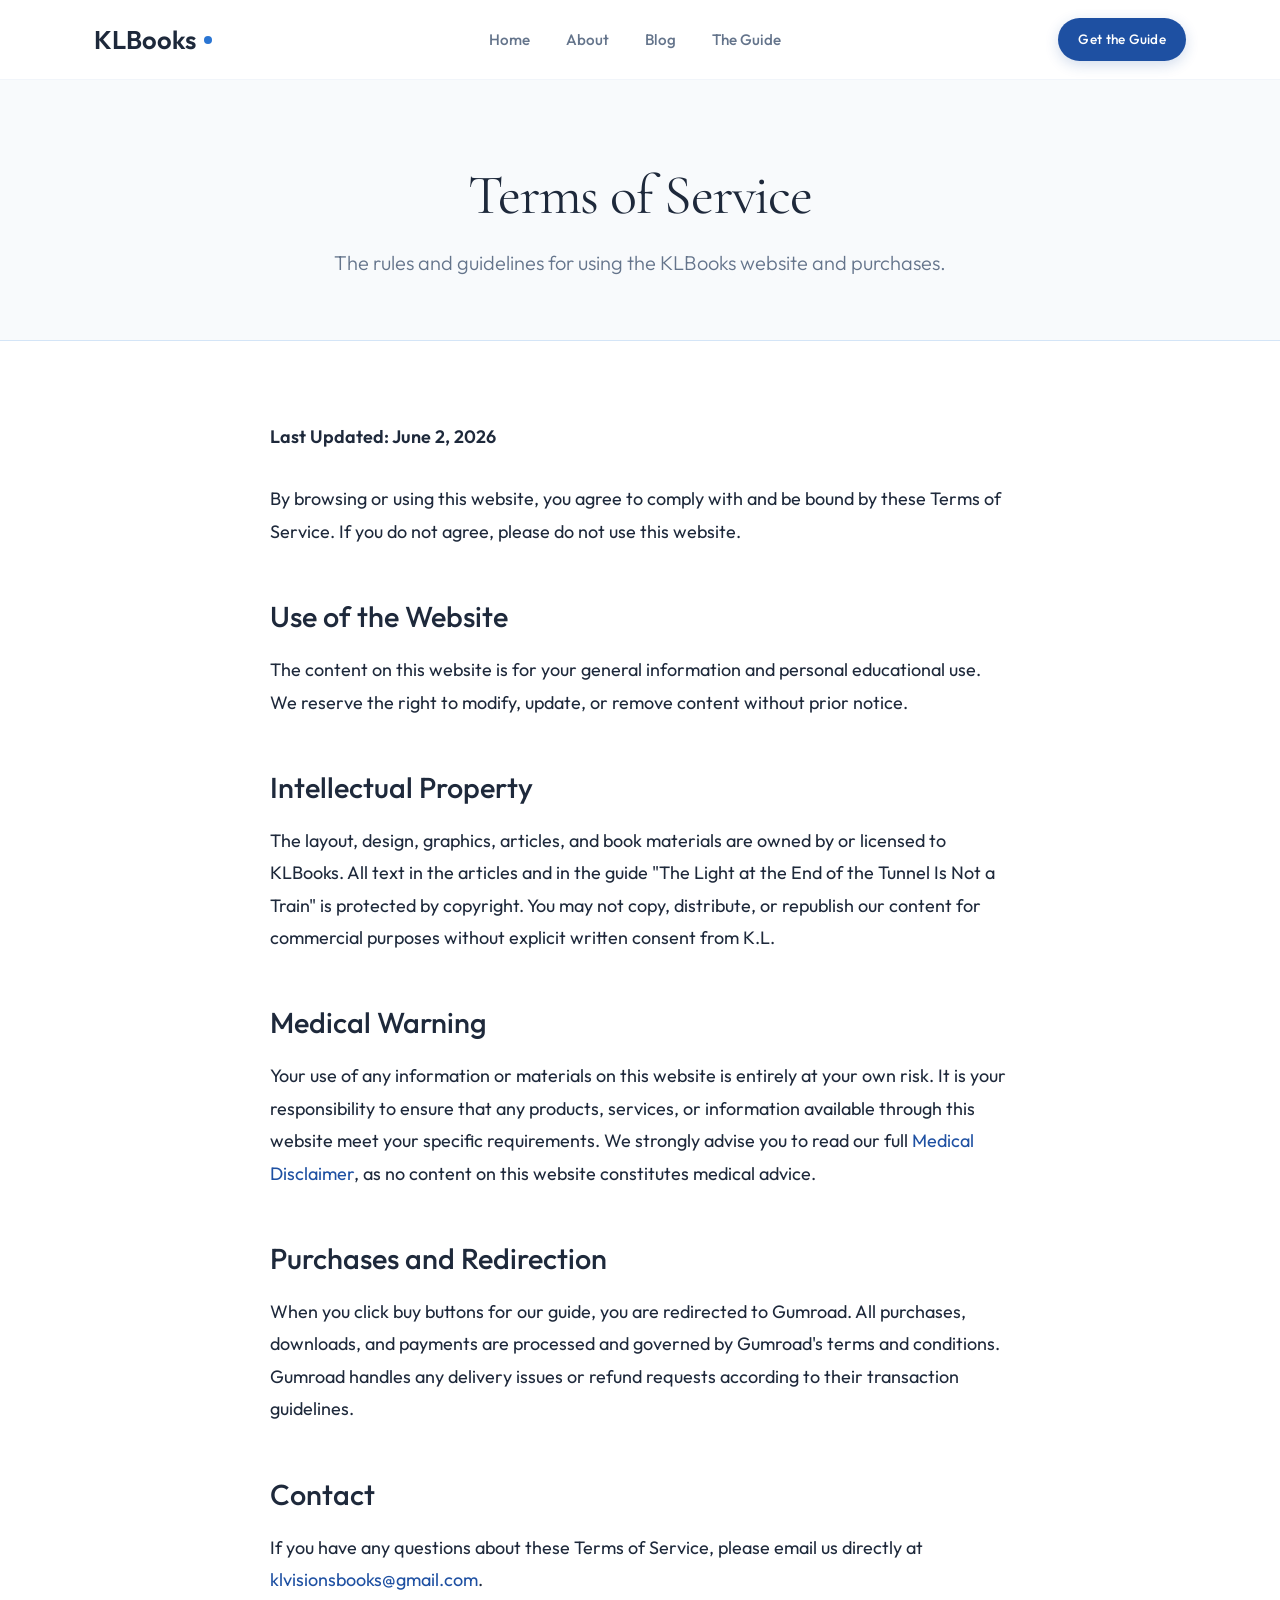
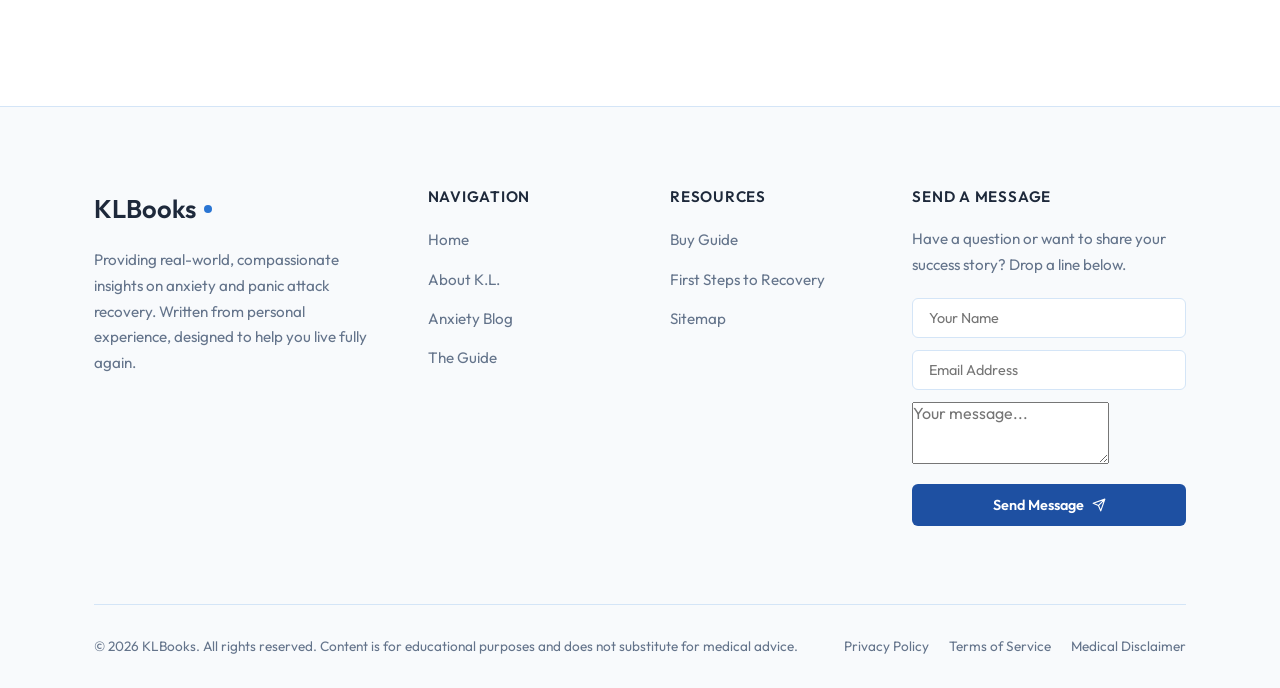
<file: Sunsetluz website/terms.html>
<!DOCTYPE html>
<html lang="en">
<head>
  <meta charset="UTF-8">
  <meta name="viewport" content="width=device-width, initial-scale=1.0">
  <title>Terms of Service — KLBooks</title>
  
  <!-- SEO Metadata -->
  <meta name="description" content="Read the Terms of Service for KLBooks. Learn about our website usage rules and purchase policies.">
  <meta name="robots" content="noindex, follow">
  
  <!-- Stylesheet -->
  <link rel="stylesheet" href="style.css">
  
  <!-- Favicon -->
  <link rel="icon" type="image/svg+xml" href="data:image/svg+xml,%3Csvg xmlns='http://www.w3.org/2000/svg' viewBox='0 0 24 24' fill='%25231e50a2'%3E%3Cpath d='M12 21.35l-1.45-1.32C5.4 15.36 2 12.28 2 8.5 2 5.42 4.42 3 7.5 3c1.74 0 3.41.81 4.5 2.09C13.09 3.81 14.76 3 16.5 3 19.58 3 22 5.42 22 8.5c0 3.78-3.4 6.86-8.55 11.54L12 21.35z'/%3E%3C/svg%3E">
</head>
<body>

  <!-- Sticky Header -->
  <header class="main-header" id="navbar">
    <div class="container nav-container">
      <a href="index.html" class="brand-logo" id="header-logo-link">
        KLBooks<span class="logo-dot"></span>
      </a>
      
      <nav class="desktop-nav">
        <ul class="nav-links">
          <li><a href="index.html">Home</a></li>
          <li><a href="about.html">About</a></li>
          <li><a href="blog.html">Blog</a></li>
          <li><a href="book.html">The Guide</a></li>
        </ul>
      </nav>
      
      <div class="header-actions">
        <a href="https://klbooks1.gumroad.com/l/recovery" target="_blank" rel="noopener" class="btn btn-primary" id="nav-cta-btn" style="padding: 10px 20px; font-size: 0.85rem;">Get the Guide</a>
        
        <button class="menu-toggle" id="menu-toggle-btn" aria-label="Toggle Mobile Menu" aria-expanded="false">
          <span></span>
          <span></span>
          <span></span>
        </button>
      </div>
    </div>
  </header>

  <!-- Mobile Drawer Menu -->
  <div class="mobile-drawer" id="mobile-menu" aria-hidden="true">
    <button class="mobile-drawer-close" id="close-menu-btn" aria-label="Close Mobile Menu">&times;</button>
    <ul class="mobile-nav-links">
      <li><a href="index.html">Home</a></li>
      <li><a href="about.html">About</a></li>
      <li><a href="blog.html">Blog</a></li>
      <li><a href="book.html">The Guide</a></li>
    </ul>
    <a href="https://klbooks1.gumroad.com/l/recovery" target="_blank" rel="noopener" class="btn btn-primary mobile-cta" id="mobile-cta-btn">Get the Guide</a>
  </div>
  
  <div class="overlay" id="global-overlay"></div>

  <main>
    <!-- Page Hero -->
    <header class="page-hero">
      <div class="container">
        <h1 class="page-hero-title serif">Terms of Service</h1>
        <p class="page-hero-subtitle">The rules and guidelines for using the KLBooks website and purchases.</p>
      </div>
    </header>

    <!-- Main Content Section -->
    <section class="post-layout">
      <div class="container">
        <div class="post-wrapper">
          <div class="post-content">
            <p><strong>Last Updated: June 2, 2026</strong></p>
            
            <p>By browsing or using this website, you agree to comply with and be bound by these Terms of Service. If you do not agree, please do not use this website.</p>
            
            <h2>Use of the Website</h2>
            <p>The content on this website is for your general information and personal educational use. We reserve the right to modify, update, or remove content without prior notice.</p>
            
            <h2>Intellectual Property</h2>
            <p>The layout, design, graphics, articles, and book materials are owned by or licensed to KLBooks. All text in the articles and in the guide "The Light at the End of the Tunnel Is Not a Train" is protected by copyright. You may not copy, distribute, or republish our content for commercial purposes without explicit written consent from K.L.</p>
            
            <h2>Medical Warning</h2>
            <p>Your use of any information or materials on this website is entirely at your own risk. It is your responsibility to ensure that any products, services, or information available through this website meet your specific requirements. We strongly advise you to read our full <a href="disclaimer.html">Medical Disclaimer</a>, as no content on this website constitutes medical advice.</p>
            
            <h2>Purchases and Redirection</h2>
            <p>When you click buy buttons for our guide, you are redirected to Gumroad. All purchases, downloads, and payments are processed and governed by Gumroad's terms and conditions. Gumroad handles any delivery issues or refund requests according to their transaction guidelines.</p>
            
            <h2>Contact</h2>
            <p>If you have any questions about these Terms of Service, please email us directly at <a href="mailto:klvisionsbooks@gmail.com">klvisionsbooks@gmail.com</a>.</p>
          </div>
        </div>
      </div>
    </section>
  </main>

  <!-- Footer Section -->
  <footer class="footer-section">
    <div class="container">
      <div class="footer-grid">
        <!-- Brand Info -->
        <div class="footer-col brand-col">
          <a href="index.html" class="brand-logo">
            KLBooks<span class="logo-dot"></span>
          </a>
          <p class="footer-tagline">Providing real-world, compassionate insights on anxiety and panic attack recovery. Written from personal experience, designed to help you live fully again.</p>
        </div>
        
        <!-- Navigation Links -->
        <div class="footer-col links-col">
          <h4 class="footer-col-title">Navigation</h4>
          <ul>
            <li><a href="index.html">Home</a></li>
            <li><a href="about.html">About K.L.</a></li>
            <li><a href="blog.html">Anxiety Blog</a></li>
            <li><a href="book.html">The Guide</a></li>
          </ul>
        </div>
        
        <!-- Resources -->
        <div class="footer-col links-col">
          <h4 class="footer-col-title">Resources</h4>
          <ul>
            <li><a href="https://klbooks1.gumroad.com/l/recovery" target="_blank" rel="noopener">Buy Guide</a></li>
            <li><a href="blog/what-finally-helped-me-recover-from-panic-attacks.html">First Steps to Recovery</a></li>
            <li><a href="sitemap.xml">Sitemap</a></li>
          </ul>
        </div>
        
        <!-- Contact Form -->
        <div class="footer-col contact-col" id="contact-us">
          <h4 class="footer-col-title">Send a Message</h4>
          <p class="footer-contact-desc">Have a question or want to share your success story? Drop a line below.</p>
          
          <form class="contact-form" id="contact-form-action" action="https://formsubmit.co/klvisionsbooks@gmail.com" method="POST">
            <input type="hidden" name="_captcha" value="false">
            <input type="hidden" name="_subject" value="New message from KLBooks visitor">
            
            <div class="contact-field">
              <input type="text" name="name" placeholder="Your Name" required aria-label="Your Name">
            </div>
            <div class="contact-field">
              <input type="email" name="email" placeholder="Email Address" required aria-label="Email Address">
            </div>
            <div class="contact-field">
              <textarea name="message" placeholder="Your message..." rows="3" required aria-label="Message"></textarea>
            </div>
            <button type="submit" class="btn-contact-send" id="contact-send-btn">
              <span>Send Message</span>
              <svg viewBox="0 0 24 24" fill="none" stroke="currentColor" stroke-width="2" style="width:14px;height:14px;">
                <path d="M22 2L11 13M22 2L15 22l-4-9-9-4 20-7z" stroke-linecap="round" stroke-linejoin="round"/>
              </svg>
            </button>
            <span class="contact-status" id="contact-status-msg"></span>
          </form>
        </div>
      </div>
      
      <div class="footer-bottom">
        <p class="copyright">&copy; 2026 KLBooks. All rights reserved. Content is for educational purposes and does not substitute for medical advice.</p>
        <div class="legal-links">
          <a href="privacy.html">Privacy Policy</a>
          <a href="terms.html">Terms of Service</a>
          <a href="disclaimer.html">Medical Disclaimer</a>
        </div>
      </div>
    </div>
  </footer>

  <!-- Script -->
  <script src="app.js"></script>
</body>
</html>
</file>
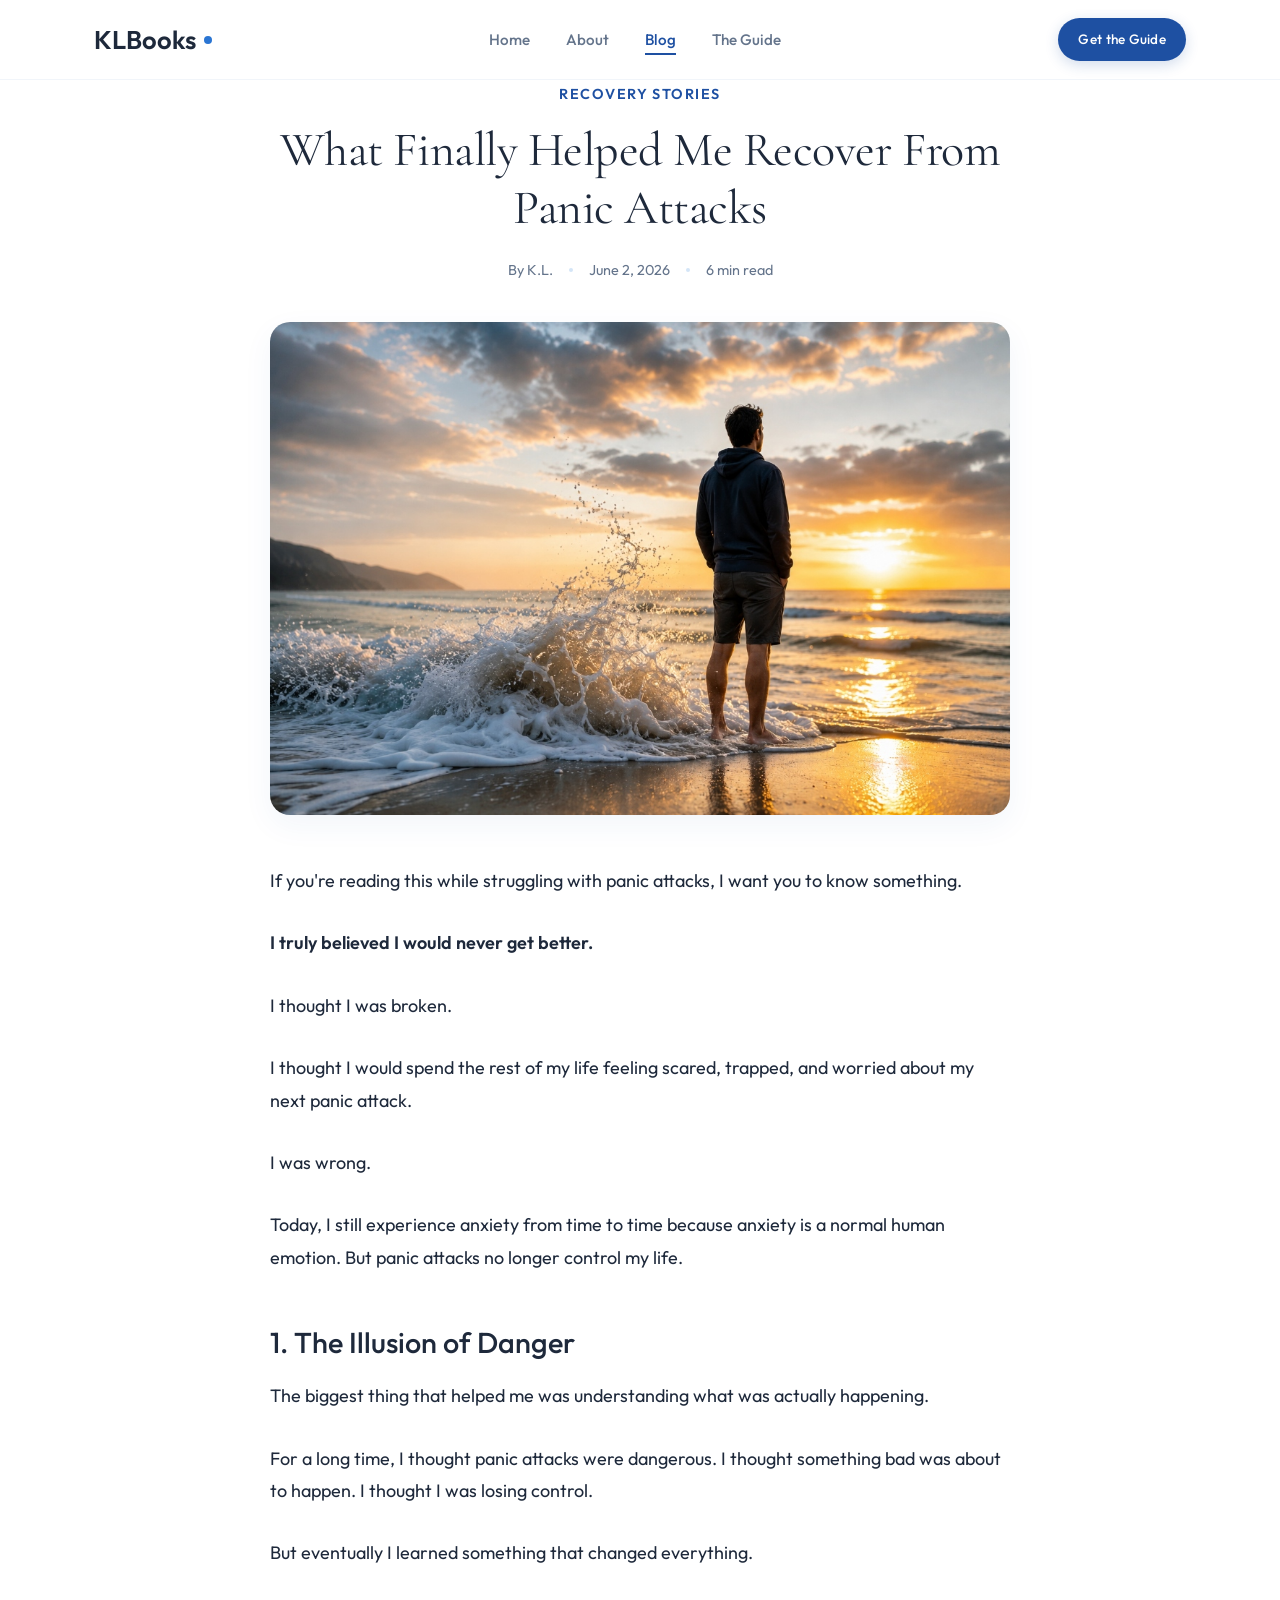
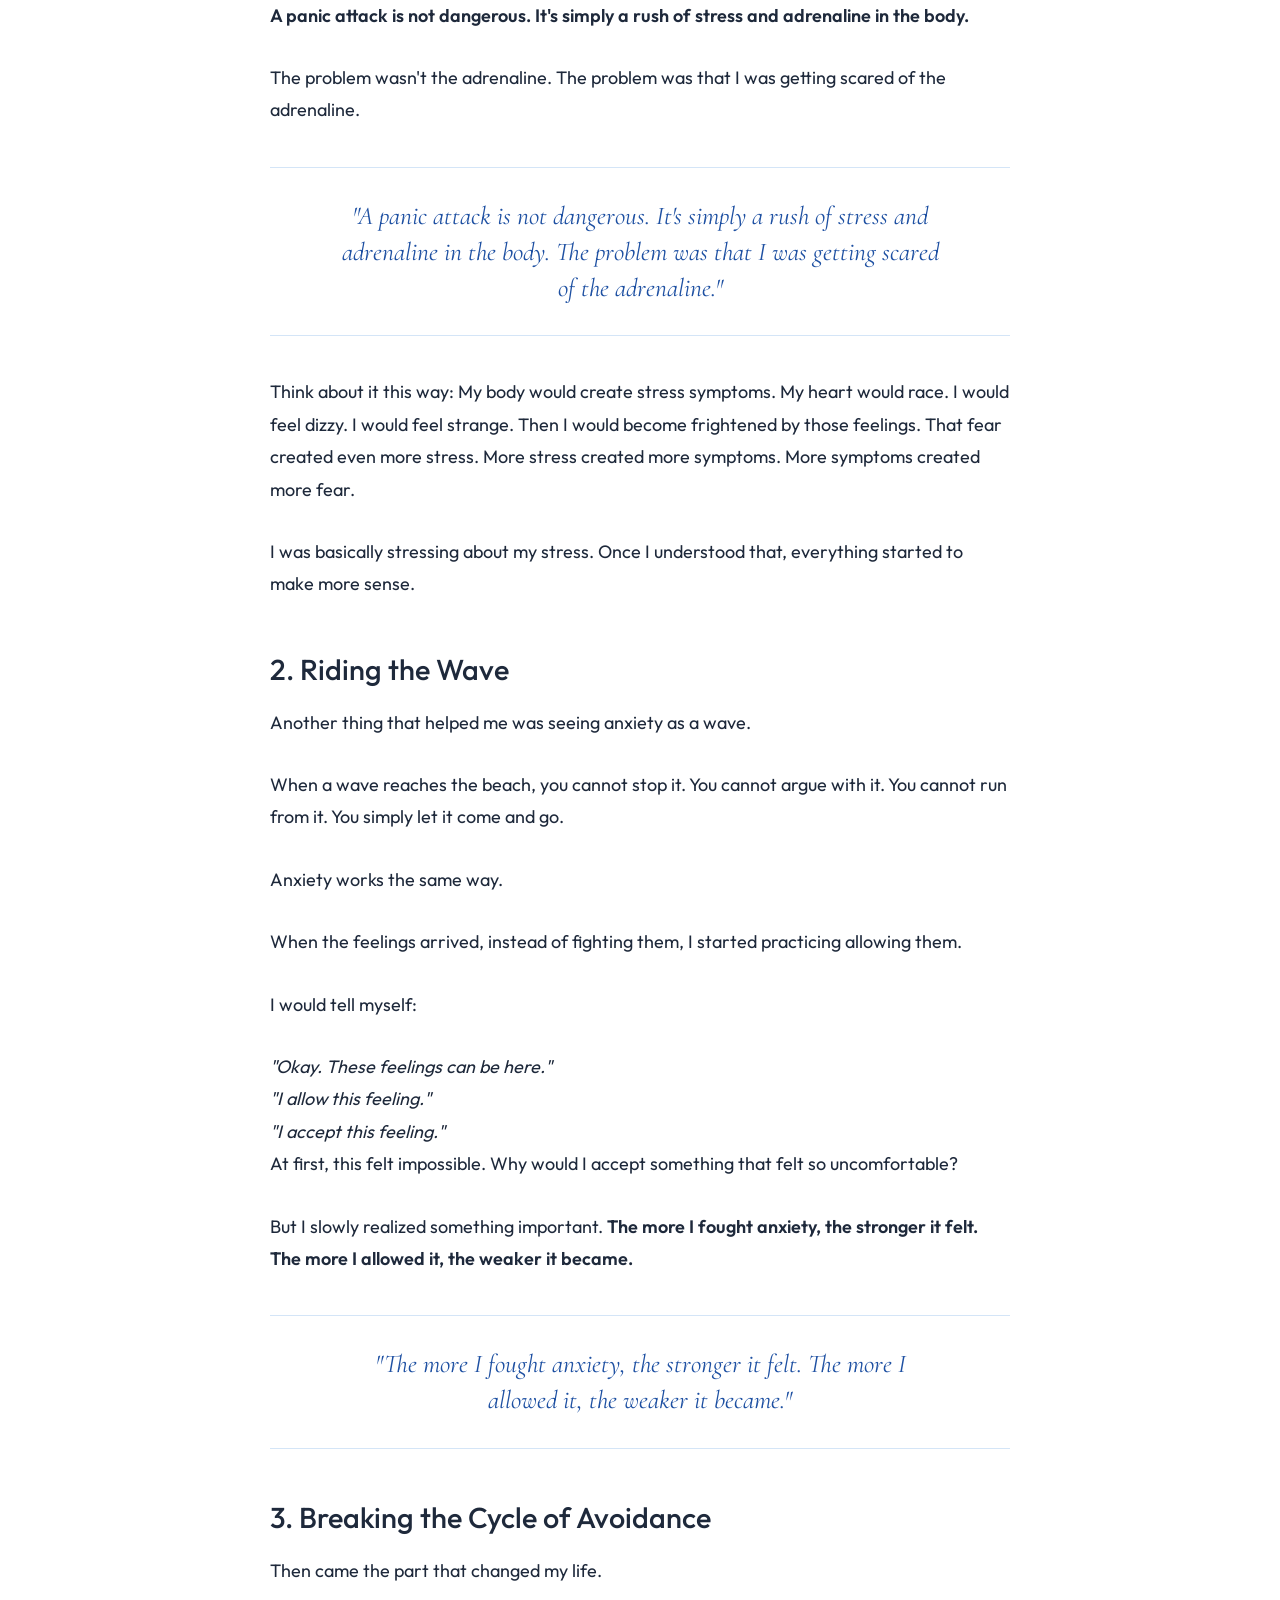
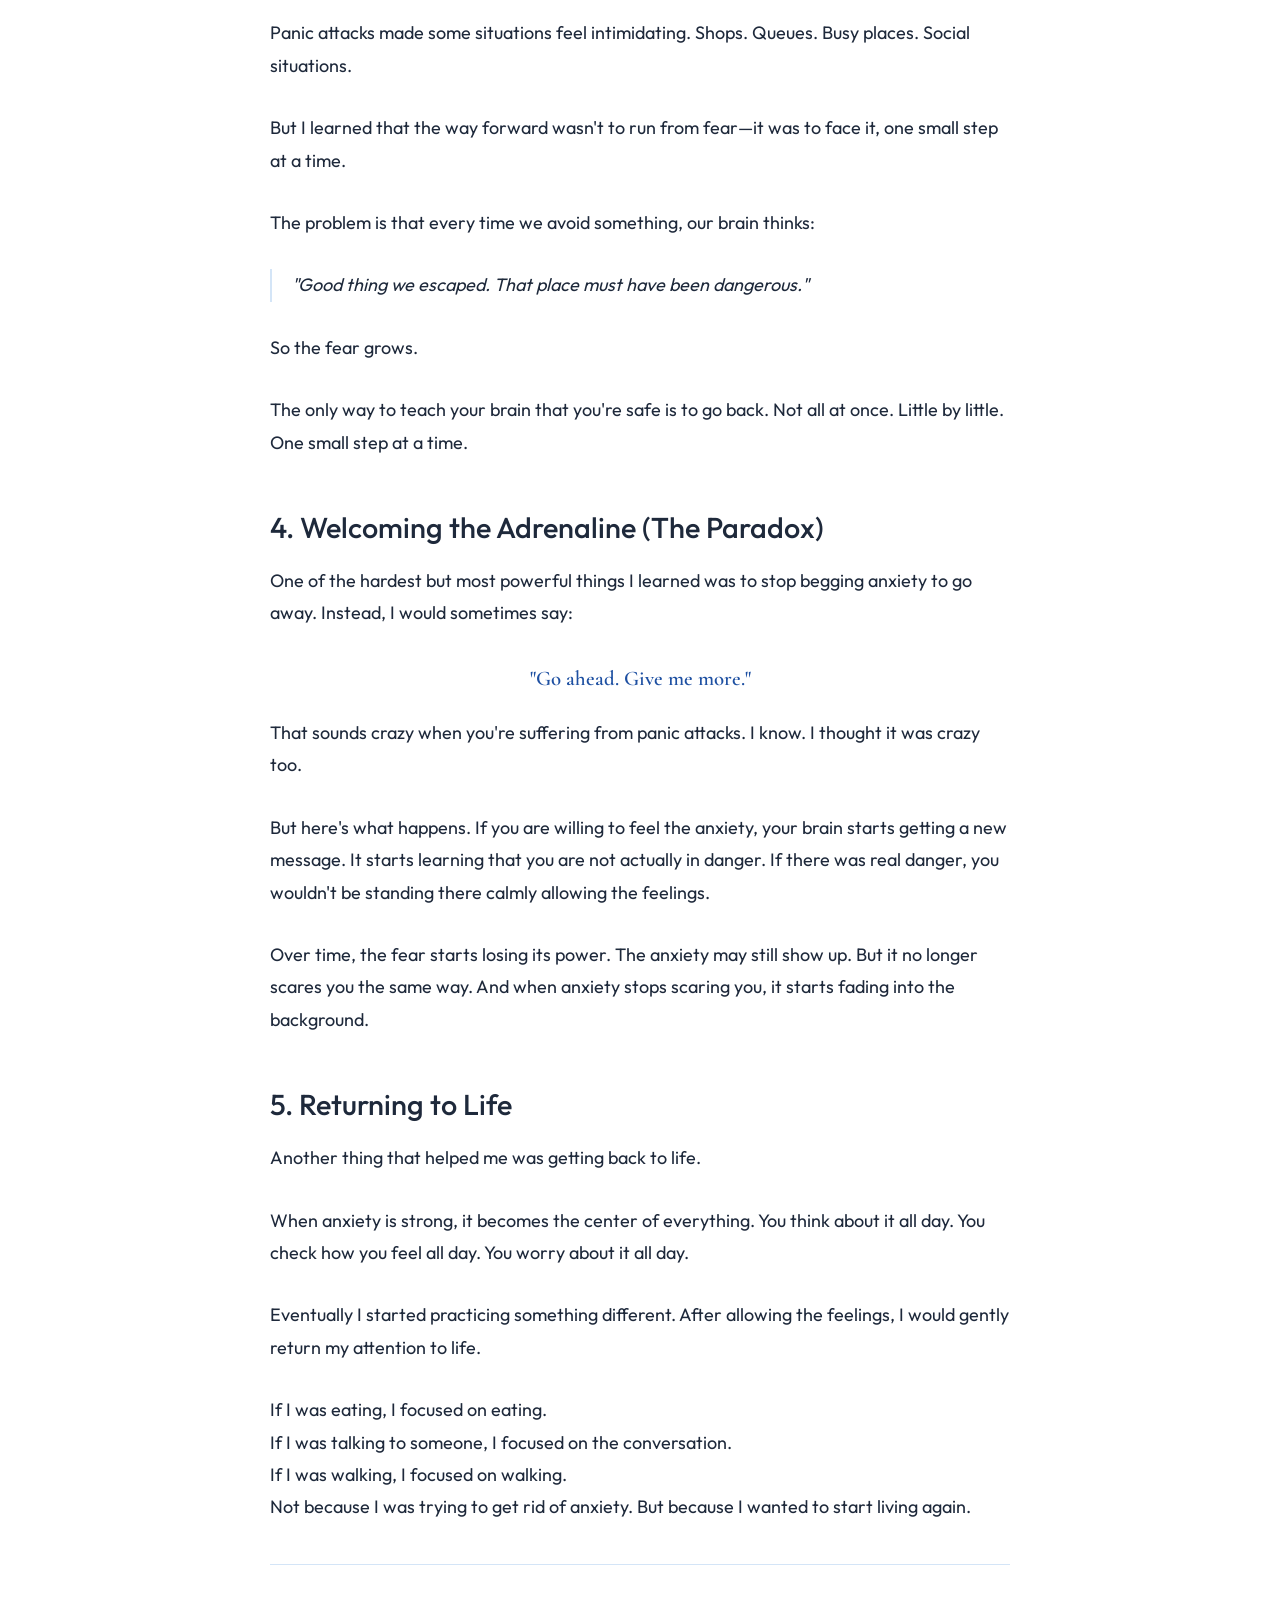
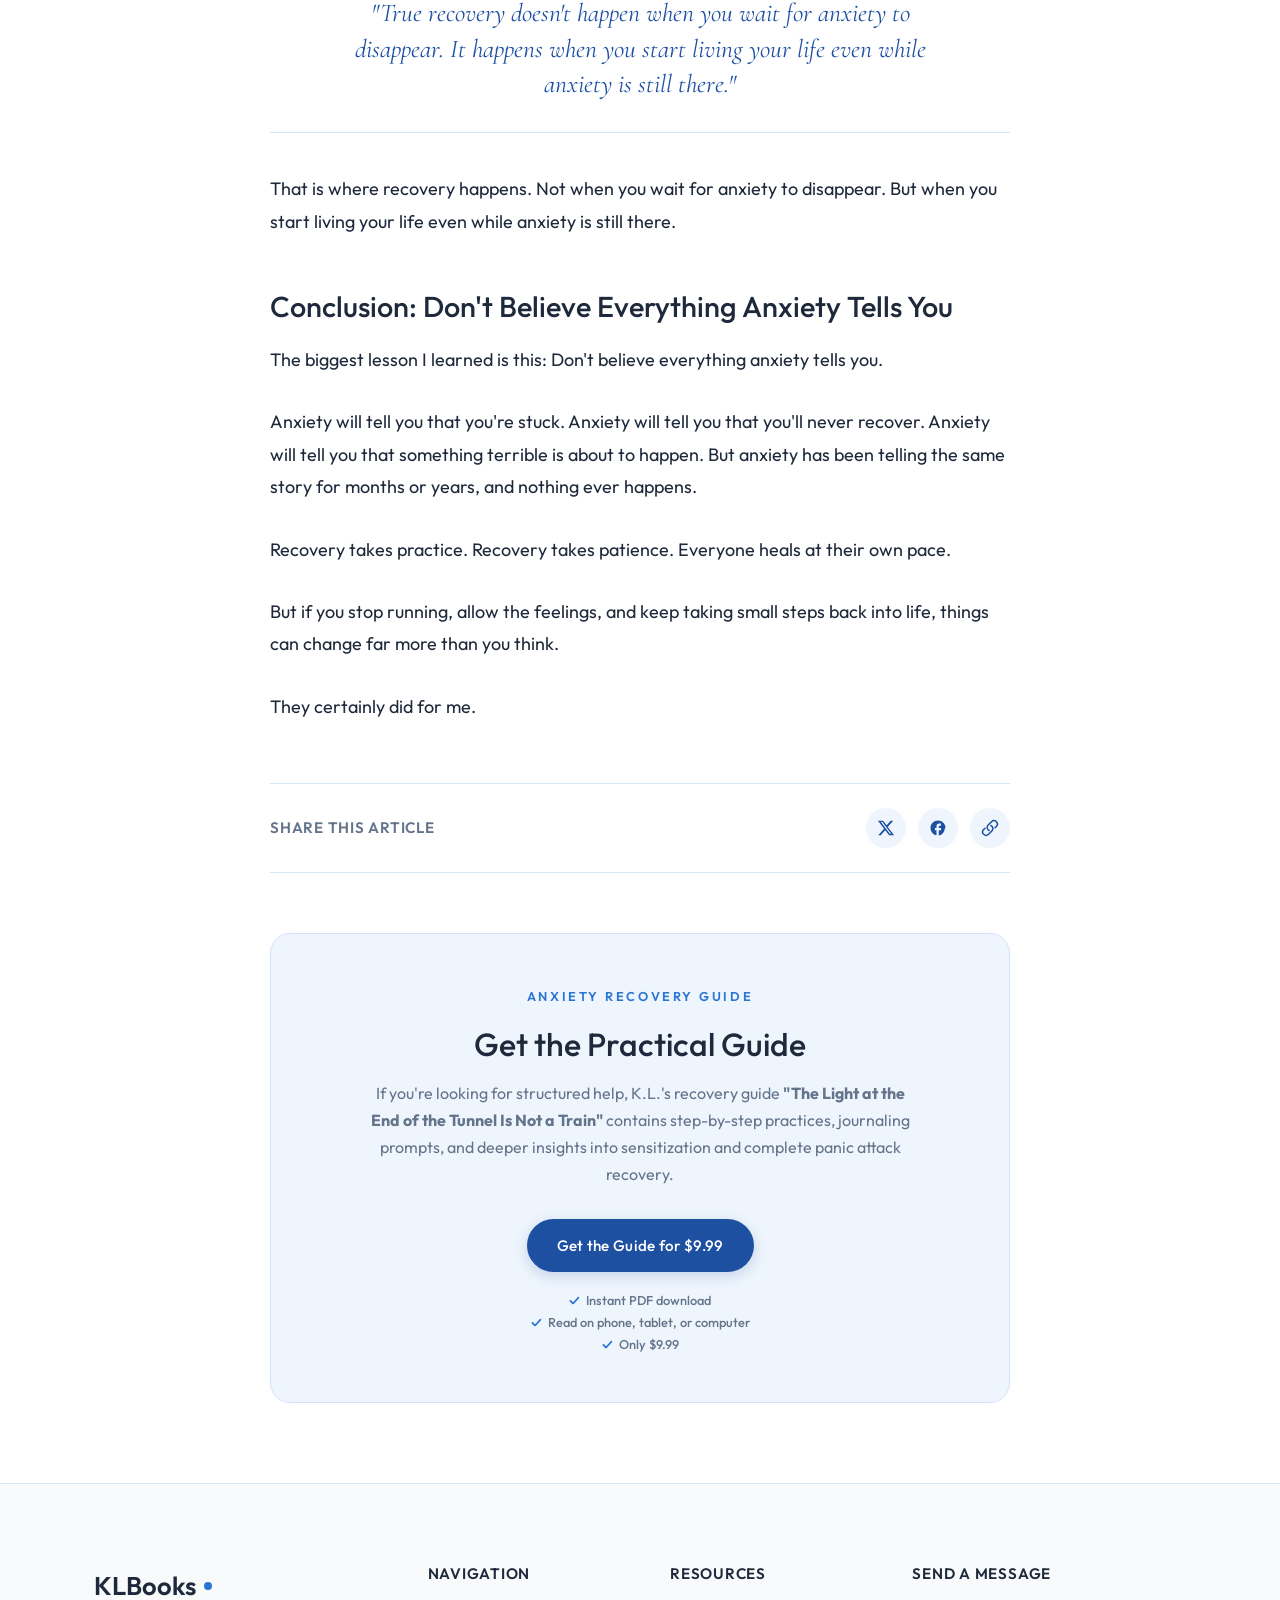
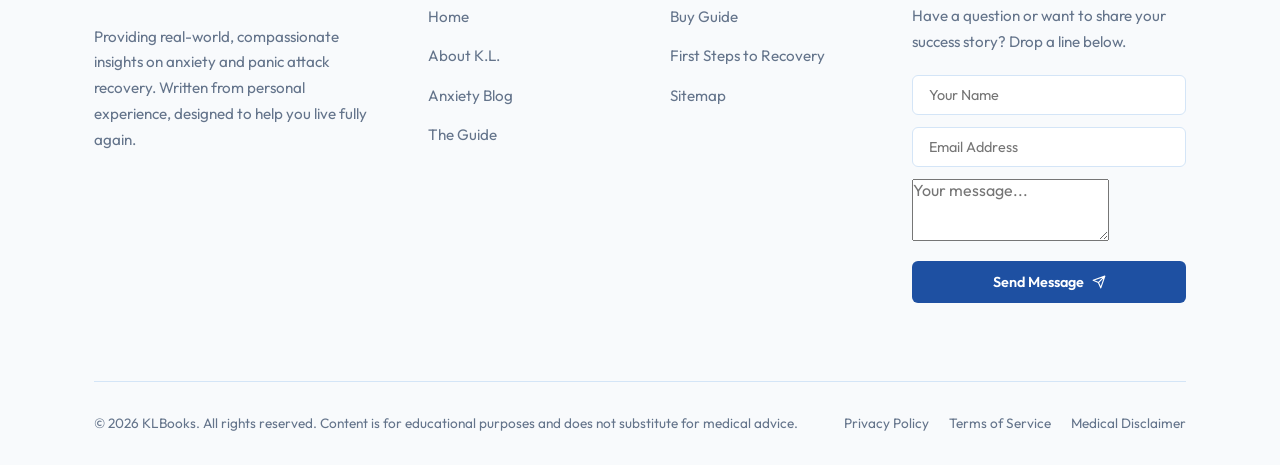
<file: Sunsetluz website/blog/what-finally-helped-me-recover-from-panic-attacks.html>
<!DOCTYPE html>
<html lang="en">
<head>
  <meta charset="UTF-8">
  <meta name="viewport" content="width=device-width, initial-scale=1.0">
  <title>What Finally Helped Me Recover From Panic Attacks — KLBooks</title>
  
  <!-- SEO Metadata -->
  <meta name="description" content="Read K.L.'s personal recovery story on overcoming panic attacks naturally. Discover the mindset shifts and exposure tools that make healing possible.">
  <meta name="keywords" content="panic attack recovery, how to recover from panic attacks, anxiety recovery story, health anxiety recovery, overcoming anxiety naturally">
  <meta name="author" content="K.L.">
  
  <!-- Open Graph -->
  <meta property="og:type" content="article">
  <meta property="og:title" content="What Finally Helped Me Recover From Panic Attacks">
  <meta property="og:description" content="I truly believed I would never recover. Here is the shift in perspective that changed my life.">
  <meta property="og:image" content="../assets/hero-sunset.jpg">
  <meta property="article:published_time" content="2026-06-02T01:00:00Z">
  <meta property="article:author" content="K.L.">

  <!-- Stylesheet -->
  <link rel="stylesheet" href="../style.css">
  
  <!-- Favicon -->
  <link rel="icon" type="image/svg+xml" href="data:image/svg+xml,%3Csvg xmlns='http://www.w3.org/2000/svg' viewBox='0 0 24 24' fill='%25231e50a2'%3E%3Cpath d='M12 21.35l-1.45-1.32C5.4 15.36 2 12.28 2 8.5 2 5.42 4.42 3 7.5 3c1.74 0 3.41.81 4.5 2.09C13.09 3.81 14.76 3 16.5 3 19.58 3 22 5.42 22 8.5c0 3.78-3.4 6.86-8.55 11.54L12 21.35z'/%3E%3C/svg%3E">

  <!-- JSON-LD Schema Markup for SEO -->
  <script type="application/ld+json">
  {
    "@context": "https://schema.org",
    "@type": "BlogPosting",
    "headline": "What Finally Helped Me Recover From Panic Attacks",
    "image": "https://klbooks.co/assets/hero-sunset.jpg",
    "genre": "Anxiety Recovery",
    "keywords": "panic attack recovery, how to recover from panic attacks, anxiety recovery story",
    "publisher": {
      "@type": "Organization",
      "name": "KLBooks",
      "logo": {
        "@type": "ImageObject",
        "url": "https://klbooks.co/assets/ebook-cover.png"
      }
    },
    "url": "https://klbooks.co/blog/what-finally-helped-me-recover-from-panic-attacks.html",
    "datePublished": "2026-06-02",
    "author": {
      "@type": "Person",
      "name": "K.L."
    },
    "description": "An honest account of the mindset shifts and active exposure techniques that helped K.L. overcome panic attacks and sensitized nervous system."
  }
  </script>
</head>
<body>

  <!-- Sticky Header -->
  <header class="main-header" id="navbar">
    <div class="container nav-container">
      <a href="../index.html" class="brand-logo" id="header-logo-link">
        KLBooks<span class="logo-dot"></span>
      </a>
      
      <nav class="desktop-nav">
        <ul class="nav-links">
          <li><a href="../index.html">Home</a></li>
          <li><a href="../about.html">About</a></li>
          <li><a href="../blog.html" class="active">Blog</a></li>
          <li><a href="../book.html">The Guide</a></li>
        </ul>
      </nav>
      
      <div class="header-actions">
        <a href="https://klbooks1.gumroad.com/l/recovery" target="_blank" rel="noopener" class="btn btn-primary" id="nav-cta-btn" style="padding: 10px 20px; font-size: 0.85rem;">Get the Guide</a>
        
        <button class="menu-toggle" id="menu-toggle-btn" aria-label="Toggle Mobile Menu" aria-expanded="false">
          <span></span>
          <span></span>
          <span></span>
        </button>
      </div>
    </div>
  </header>

  <!-- Mobile Drawer Menu -->
  <div class="mobile-drawer" id="mobile-menu" aria-hidden="true">
    <button class="mobile-drawer-close" id="close-menu-btn" aria-label="Close Mobile Menu">&times;</button>
    <ul class="mobile-nav-links">
      <li><a href="../index.html">Home</a></li>
      <li><a href="../about.html">About</a></li>
      <li><a href="../blog.html" class="active">Blog</a></li>
      <li><a href="../book.html">The Guide</a></li>
    </ul>
    <a href="https://klbooks1.gumroad.com/l/recovery" target="_blank" rel="noopener" class="btn btn-primary mobile-cta" id="mobile-cta-btn">Get the Guide</a>
  </div>
  
  <div class="overlay" id="global-overlay"></div>

  <main>
    <article class="post-layout">
      <div class="container">
        <div class="post-wrapper">
          
          <!-- Post Header -->
          <header class="post-header">
            <span class="post-category-tag">Recovery Stories</span>
            <h1 class="post-title serif">What Finally Helped Me Recover From Panic Attacks</h1>
            <div class="post-meta">
              <span>By K.L.</span>
              <span class="post-meta-dot"></span>
              <span>June 2, 2026</span>
              <span class="post-meta-dot"></span>
              <span>6 min read</span>
            </div>
          </header>
          
          <!-- Featured Image -->
          <div class="post-featured-image scroll-reveal">
            <img src="../assets/hero-sunset.jpg" alt="Sunrise beach scene representing hope and freedom from panic disorder">
          </div>
          
          <!-- Post Content -->
          <div class="post-content scroll-reveal">
            <p>If you're reading this while struggling with panic attacks, I want you to know something.</p>
            <p><strong>I truly believed I would never get better.</strong></p>
            <p>I thought I was broken.</p>
            <p>I thought I would spend the rest of my life feeling scared, trapped, and worried about my next panic attack.</p>
            <p>I was wrong.</p>
            <p>Today, I still experience anxiety from time to time because anxiety is a normal human emotion. But panic attacks no longer control my life.</p>
            
            <h2>1. The Illusion of Danger</h2>
            <p>The biggest thing that helped me was understanding what was actually happening.</p>
            <p>For a long time, I thought panic attacks were dangerous. I thought something bad was about to happen. I thought I was losing control.</p>
            <p>But eventually I learned something that changed everything.</p>
            <p><strong>A panic attack is not dangerous. It's simply a rush of stress and adrenaline in the body.</strong></p>
            <p>The problem wasn't the adrenaline. The problem was that I was getting scared of the adrenaline.</p>
            
            <div class="post-pull-quote">
              <blockquote>"A panic attack is not dangerous. It's simply a rush of stress and adrenaline in the body. The problem was that I was getting scared of the adrenaline."</blockquote>
            </div>

            <p>Think about it this way: My body would create stress symptoms. My heart would race. I would feel dizzy. I would feel strange. Then I would become frightened by those feelings. That fear created even more stress. More stress created more symptoms. More symptoms created more fear.</p>
            <p>I was basically stressing about my stress. Once I understood that, everything started to make more sense.</p>
            
            <h2>2. Riding the Wave</h2>
            <p>Another thing that helped me was seeing anxiety as a wave.</p>
            <p>When a wave reaches the beach, you cannot stop it. You cannot argue with it. You cannot run from it. You simply let it come and go.</p>
            <p>Anxiety works the same way.</p>
            <p>When the feelings arrived, instead of fighting them, I started practicing allowing them.</p>
            <p>I would tell myself:</p>
            <ul>
              <li><em>"Okay. These feelings can be here."</em></li>
              <li><em>"I allow this feeling."</em></li>
              <li><em>"I accept this feeling."</em></li>
            </ul>
            <p>At first, this felt impossible. Why would I accept something that felt so uncomfortable?</p>
            <p>But I slowly realized something important. <strong>The more I fought anxiety, the stronger it felt. The more I allowed it, the weaker it became.</strong></p>
            
            <div class="post-pull-quote">
              <blockquote>"The more I fought anxiety, the stronger it felt. The more I allowed it, the weaker it became."</blockquote>
            </div>

            <h2>3. Breaking the Cycle of Avoidance</h2>
            <p>Then came the part that changed my life.</p>

<p>Panic attacks made some situations feel intimidating. Shops. Queues. Busy places. Social situations.</p>

<p>But I learned that the way forward wasn't to run from fear—it was to face it, one small step at a time.</p>
            <p>The problem is that every time we avoid something, our brain thinks:</p>
            <p style="padding-left: 20px; font-style: italic; border-left: 2px solid var(--color-accent-border);">"Good thing we escaped. That place must have been dangerous."</p>
            <p>So the fear grows.</p>
            <p>The only way to teach your brain that you're safe is to go back. Not all at once. Little by little. One small step at a time.</p>
            
            <h2>4. Welcoming the Adrenaline (The Paradox)</h2>
            <p>One of the hardest but most powerful things I learned was to stop begging anxiety to go away. Instead, I would sometimes say:</p>
            <p style="text-align: center; font-family: var(--font-serif); font-size: 1.3rem; color: var(--color-primary); margin: 20px 0;"><strong>"Go ahead. Give me more."</strong></p>
            <p>That sounds crazy when you're suffering from panic attacks. I know. I thought it was crazy too.</p>
            <p>But here's what happens. If you are willing to feel the anxiety, your brain starts getting a new message. It starts learning that you are not actually in danger. If there was real danger, you wouldn't be standing there calmly allowing the feelings.</p>
            <p>Over time, the fear starts losing its power. The anxiety may still show up. But it no longer scares you the same way. And when anxiety stops scaring you, it starts fading into the background.</p>
            
            <h2>5. Returning to Life</h2>
            <p>Another thing that helped me was getting back to life.</p>
            <p>When anxiety is strong, it becomes the center of everything. You think about it all day. You check how you feel all day. You worry about it all day.</p>
            <p>Eventually I started practicing something different. After allowing the feelings, I would gently return my attention to life.</p>
            <ul>
              <li>If I was eating, I focused on eating.</li>
              <li>If I was talking to someone, I focused on the conversation.</li>
              <li>If I was walking, I focused on walking.</li>
            </ul>
            <p>Not because I was trying to get rid of anxiety. But because I wanted to start living again.</p>
            
            <div class="post-pull-quote">
              <blockquote>"True recovery doesn't happen when you wait for anxiety to disappear. It happens when you start living your life even while anxiety is still there."</blockquote>
            </div>

            <p>That is where recovery happens. Not when you wait for anxiety to disappear. But when you start living your life even while anxiety is still there.</p>
            
            <h2>Conclusion: Don't Believe Everything Anxiety Tells You</h2>
            <p>The biggest lesson I learned is this: Don't believe everything anxiety tells you.</p>
            <p>Anxiety will tell you that you're stuck. Anxiety will tell you that you'll never recover. Anxiety will tell you that something terrible is about to happen. But anxiety has been telling the same story for months or years, and nothing ever happens.</p>
            <p>Recovery takes practice. Recovery takes patience. Everyone heals at their own pace.</p>
            <p>But if you stop running, allow the feelings, and keep taking small steps back into life, things can change far more than you think.</p>
            <p>They certainly did for me.</p>
          </div>

          <!-- Social Sharing Row -->
          <div class="post-share-section scroll-reveal">
            <span class="post-share-title">Share this article</span>
            <div class="post-share-buttons">
              <button class="share-btn" id="share-twitter" aria-label="Share on Twitter">
                <svg fill="currentColor" viewBox="0 0 24 24"><path d="M18.244 2.25h3.308l-7.227 8.26 8.502 11.24H16.17l-5.214-6.817L4.99 21.75H1.68l7.73-8.835L1.254 2.25H8.08l4.713 6.231zm-1.161 17.52h1.833L7.084 4.126H5.117z"/></svg>
              </button>
              <button class="share-btn" id="share-facebook" aria-label="Share on Facebook">
                <svg fill="currentColor" viewBox="0 0 24 24"><path d="M22 12c0-5.52-4.48-10-10-10S2 6.48 2 12c0 4.84 3.44 8.87 8 9.8V15H8v-3h2V9.5C10 7.57 11.57 6 13.5 6H16v3h-2c-.55 0-1 .45-1 1v2h3v3h-3v6.95c4.56-.93 8-4.96 8-9.75z"/></svg>
              </button>
              <button class="share-btn" id="share-link" aria-label="Copy Page Link">
                <svg fill="none" stroke="currentColor" stroke-width="2" viewBox="0 0 24 24"><path stroke-linecap="round" stroke-linejoin="round" d="M13.19 8.688a4.5 4.5 0 011.242 7.244l-4.5 4.5a4.5 4.5 0 01-6.364-6.364l1.757-1.757m13.35-.622l1.757-1.757a4.5 4.5 0 00-6.364-6.364l-4.5 4.5a4.5 4.5 0 001.242 7.244" /></svg>
              </button>
            </div>
          </div>
          
          <!-- Article Call to Action Block -->
          <div class="article-cta-box scroll-reveal">
            <span class="section-tag" style="color: var(--color-primary-light);">Anxiety Recovery Guide</span>
            <h3>Get the Practical Guide</h3>
            <p>If you're looking for structured help, K.L.'s recovery guide <strong>"The Light at the End of the Tunnel Is Not a Train"</strong> contains step-by-step practices, journaling prompts, and deeper insights into sensitization and complete panic attack recovery.</p>
            
            <div style="display: flex; flex-direction: column; align-items: center; gap: 8px; width: 100%;">
              <a href="https://klbooks1.gumroad.com/l/recovery" target="_blank" rel="noopener" class="btn btn-primary">Get the Guide for $9.99</a>
              <div class="btn-trust-notes center-align">
                <span>Instant PDF download</span>
                <span>Read on phone, tablet, or computer</span>
                <span>Only $9.99</span>
              </div>
            </div>
          </div>

        </div>
      </div>
    </article>
  </main>

  <!-- Footer Section -->
  <footer class="footer-section">
    <div class="container">
      <div class="footer-grid">
        <!-- Brand Info -->
        <div class="footer-col brand-col">
          <a href="../index.html" class="brand-logo">
            KLBooks<span class="logo-dot"></span>
          </a>
          <p class="footer-tagline">Providing real-world, compassionate insights on anxiety and panic attack recovery. Written from personal experience, designed to help you live fully again.</p>
        </div>
        
        <!-- Navigation Links -->
        <div class="footer-col links-col">
          <h4 class="footer-col-title">Navigation</h4>
          <ul>
            <li><a href="../index.html">Home</a></li>
            <li><a href="../about.html">About K.L.</a></li>
            <li><a href="../blog.html">Anxiety Blog</a></li>
            <li><a href="../book.html">The Guide</a></li>
          </ul>
        </div>
        
        <!-- Resources -->
        <div class="footer-col links-col">
          <h4 class="footer-col-title">Resources</h4>
          <ul>
            <li><a href="https://klbooks1.gumroad.com/l/recovery" target="_blank" rel="noopener">Buy Guide</a></li>
            <li><a href="../blog.html">First Steps to Recovery</a></li>
            <li><a href="../sitemap.xml">Sitemap</a></li>
          </ul>
        </div>
        
        <!-- Contact Form -->
        <div class="footer-col contact-col" id="contact-us">
          <h4 class="footer-col-title">Send a Message</h4>
          <p class="footer-contact-desc">Have a question or want to share your success story? Drop a line below.</p>
          
          <form class="contact-form" id="contact-form-action" action="https://formsubmit.co/klvisionsbooks@gmail.com" method="POST">
            <input type="hidden" name="_captcha" value="false">
            <input type="hidden" name="_subject" value="New message from KLBooks visitor">
            
            <div class="contact-field">
              <input type="text" name="name" placeholder="Your Name" required aria-label="Your Name">
            </div>
            <div class="contact-field">
              <input type="email" name="email" placeholder="Email Address" required aria-label="Email Address">
            </div>
            <div class="contact-field">
              <textarea name="message" placeholder="Your message..." rows="3" required aria-label="Message"></textarea>
            </div>
            <button type="submit" class="btn-contact-send" id="contact-send-btn">
              <span>Send Message</span>
              <svg viewBox="0 0 24 24" fill="none" stroke="currentColor" stroke-width="2" style="width:14px;height:14px;">
                <path d="M22 2L11 13M22 2L15 22l-4-9-9-4 20-7z" stroke-linecap="round" stroke-linejoin="round"/>
              </svg>
            </button>
            <span class="contact-status" id="contact-status-msg"></span>
          </form>
        </div>
      </div>
      
      <div class="footer-bottom">
        <p class="copyright">&copy; 2026 KLBooks. All rights reserved. Content is for educational purposes and does not substitute for medical advice.</p>
        <div class="legal-links">
          <a href="../privacy.html">Privacy Policy</a>
          <a href="../terms.html">Terms of Service</a>
          <a href="../disclaimer.html">Medical Disclaimer</a>
        </div>
      </div>
    </div>
  </footer>

  <!-- Script -->
  <script src="../app.js"></script>
</body>
</html>
</file>
<file: Sunsetluz website/style.css>
@import url('https://fonts.googleapis.com/css2?family=Cormorant+Garamond:ital,wght@0,300;0,400;0,500;0,600;0,700;1,300;1,400;1,600&family=Outfit:wght@300;400;500;600;700&display=swap');

:root {
  /* Harmonious, Trustworthy Color Palette */
  --color-primary: #1e50a2; /* Deep Trust Blue */
  --color-primary-light: #2a75d3; /* Active Sea Blue */
  --color-accent: #eef5fc; /* Soft Sky Blue BG */
  --color-accent-border: #d4e5f7; /* Soft Blue Border */
  --color-text-dark: #1e293b; /* Charcoal Slate */
  --color-text-muted: #64748b; /* Muted Slate */
  --color-bg-white: #ffffff; /* Crisp White */
  --color-bg-light: #f8fafc; /* Subtle light gray */
  --color-error: #ef4444;
  --color-success: #10b981;

  /* Typography */
  --font-sans: 'Outfit', -apple-system, BlinkMacSystemFont, "Segoe UI", Roboto, sans-serif;
  --font-serif: 'Cormorant Garamond', Georgia, serif;

  /* Layout Specs */
  --nav-height: 80px;
  --max-width: 1140px;
  --border-radius-sm: 6px;
  --border-radius-md: 12px;
  --border-radius-lg: 20px;
  --transition-smooth: all 0.5s cubic-bezier(0.16, 1, 0.3, 1);
  --transition-fast: all 0.25s cubic-bezier(0.16, 1, 0.3, 1);
  --shadow-sm: 0 2px 8px rgba(30, 80, 162, 0.04);
  --shadow-md: 0 10px 30px rgba(30, 80, 162, 0.06);
  --shadow-lg: 0 20px 50px rgba(30, 80, 162, 0.1);
}

/* --- Base & Reset Elements --- */
* {
  box-sizing: border-box;
  margin: 0;
  padding: 0;
}

html {
  scroll-behavior: smooth;
  font-size: 16px;
}

body {
  font-family: var(--font-sans);
  background-color: var(--color-bg-white);
  color: var(--color-text-dark);
  line-height: 1.7;
  overflow-x: hidden;
  -webkit-font-smoothing: antialiased;
}

/* Custom Calming Scrollbar */
::-webkit-scrollbar {
  width: 8px;
}
::-webkit-scrollbar-track {
  background: var(--color-bg-light);
}
::-webkit-scrollbar-thumb {
  background: var(--color-accent-border);
  border-radius: 4px;
}
::-webkit-scrollbar-thumb:hover {
  background: var(--color-primary-light);
}

a {
  text-decoration: none;
  color: var(--color-primary);
  transition: var(--transition-fast);
}
a:hover {
  color: var(--color-primary-light);
}

li {
  list-style: none;
}

img {
  max-width: 100%;
  height: auto;
  display: block;
}

button, input, textarea, select {
  font-family: inherit;
  font-size: inherit;
}

/* --- Typography & Global Layouts --- */
.container {
  max-width: var(--max-width);
  margin: 0 auto;
  padding: 0 24px;
  width: 100%;
}

.text-center { text-align: center; }
.serif { font-family: var(--font-serif); }

h1, h2, h3, h4 {
  color: var(--color-text-dark);
  font-weight: 500;
  line-height: 1.25;
}

.section-tag {
  display: inline-block;
  font-size: 0.8rem;
  letter-spacing: 0.2em;
  text-transform: uppercase;
  color: var(--color-primary);
  margin-bottom: 16px;
  font-weight: 600;
}

.section-title {
  font-size: 2.5rem;
  font-weight: 400;
  margin-bottom: 20px;
  letter-spacing: -0.01em;
}

.section-subtitle {
  font-size: 1.15rem;
  color: var(--color-text-muted);
  max-width: 650px;
  margin: 0 auto;
  font-weight: 300;
}

section {
  padding: 100px 0;
  position: relative;
}

/* Common Background Variations */
.bg-light {
  background-color: var(--color-bg-light);
}

.bg-accent {
  background-color: var(--color-accent);
}

/* Buttons */
.btn {
  display: inline-flex;
  align-items: center;
  justify-content: center;
  padding: 14px 30px;
  border-radius: 50px;
  font-weight: 500;
  font-size: 0.95rem;
  letter-spacing: 0.02em;
  transition: var(--transition-smooth);
  cursor: pointer;
  border: none;
}

.btn-primary {
  background-color: var(--color-primary);
  color: var(--color-bg-white);
  box-shadow: 0 4px 14px rgba(30, 80, 162, 0.2);
}

.btn-primary:hover {
  background-color: var(--color-primary-light);
  transform: translateY(-2px);
  box-shadow: 0 6px 20px rgba(30, 80, 162, 0.3);
  color: var(--color-bg-white);
}

.btn-secondary {
  background-color: transparent;
  color: var(--color-primary);
  border: 1.5px solid var(--color-primary);
}

.btn-secondary:hover {
  background-color: var(--color-primary);
  color: var(--color-bg-white);
  transform: translateY(-2px);
}

.btn-light {
  background-color: var(--color-bg-white);
  color: var(--color-text-dark);
  box-shadow: 0 4px 10px rgba(0, 0, 0, 0.05);
}

.btn-light:hover {
  background-color: var(--color-primary);
  color: var(--color-bg-white);
  transform: translateY(-2px);
}

/* Button Trust Notes Checklist */
.btn-trust-notes {
  margin-top: 12px;
  font-size: 0.8rem;
  color: var(--color-text-muted);
  display: flex;
  flex-direction: column;
  align-items: flex-start;
  gap: 4px;
  line-height: 1.4;
}
.btn-trust-notes.center-align {
  align-items: center;
}
.btn-trust-notes span {
  display: inline-flex;
  align-items: center;
  gap: 6px;
  font-weight: 500;
}
.btn-trust-notes span::before {
  content: '✓';
  color: var(--color-primary-light);
  font-weight: bold;
}

/* --- Scroll Reveal Animations --- */
.scroll-reveal {
  opacity: 0;
  transform: translateY(20px);
  transition: opacity 0.8s ease, transform 0.8s cubic-bezier(0.16, 1, 0.3, 1);
}

.scroll-reveal.active {
  opacity: 1;
  transform: translateY(0);
}

.delay-1 { transition-delay: 0.15s; }
.delay-2 { transition-delay: 0.3s; }
.delay-3 { transition-delay: 0.45s; }

/* --- Sticky Navigation Header --- */
.main-header {
  position: fixed;
  top: 0;
  left: 0;
  width: 100%;
  height: var(--nav-height);
  z-index: 100;
  background: rgba(255, 255, 255, 0.9);
  backdrop-filter: blur(20px);
  -webkit-backdrop-filter: blur(20px);
  border-bottom: 1px solid rgba(30, 80, 162, 0.06);
  transition: var(--transition-smooth);
}

.main-header.scrolled {
  height: 70px;
  background: var(--color-bg-white);
  box-shadow: var(--shadow-sm);
}

.nav-container {
  height: 100%;
  display: flex;
  align-items: center;
  justify-content: space-between;
}

.brand-logo {
  font-size: 1.6rem;
  font-weight: 600;
  color: var(--color-text-dark);
  display: flex;
  align-items: center;
  gap: 8px;
}

.brand-logo span {
  color: var(--color-primary);
}

.brand-logo .logo-dot {
  width: 8px;
  height: 8px;
  background-color: var(--color-primary-light);
  border-radius: 50%;
  display: inline-block;
}

.desktop-nav .nav-links {
  display: flex;
  gap: 36px;
}

.desktop-nav .nav-links a {
  font-size: 0.95rem;
  color: var(--color-text-muted);
  font-weight: 500;
  position: relative;
}

.desktop-nav .nav-links a::after {
  content: '';
  position: absolute;
  bottom: -6px;
  left: 0;
  width: 0;
  height: 2px;
  background-color: var(--color-primary);
  transition: var(--transition-fast);
}

.desktop-nav .nav-links a:hover {
  color: var(--color-primary);
}

.desktop-nav .nav-links a:hover::after {
  width: 100%;
}

.desktop-nav .nav-links a.active {
  color: var(--color-primary);
}

.desktop-nav .nav-links a.active::after {
  width: 100%;
}

.header-actions {
  display: flex;
  align-items: center;
  gap: 16px;
}

.menu-toggle {
  display: none;
  flex-direction: column;
  gap: 5px;
  width: 22px;
  cursor: pointer;
}

.menu-toggle span {
  display: block;
  width: 100%;
  height: 2px;
  background: var(--color-text-dark);
  transition: var(--transition-fast);
}

.menu-toggle.active span:nth-child(1) {
  transform: translateY(7px) rotate(45deg);
}

.menu-toggle.active span:nth-child(2) {
  opacity: 0;
}

.menu-toggle.active span:nth-child(3) {
  transform: translateY(-7px) rotate(-45deg);
}

/* --- Mobile Menu Drawer --- */
.mobile-drawer {
  position: fixed;
  top: 0;
  right: -100%;
  width: 300px;
  height: 100%;
  background: var(--color-bg-white);
  z-index: 200;
  padding: 40px 30px;
  display: flex;
  flex-direction: column;
  transition: var(--transition-smooth);
  box-shadow: -10px 0 30px rgba(0, 0, 0, 0.05);
}

.mobile-drawer.active {
  right: 0;
}

.mobile-drawer-close {
  align-self: flex-end;
  font-size: 2.2rem;
  line-height: 1;
  color: var(--color-text-muted);
  margin-bottom: 40px;
  cursor: pointer;
}

.mobile-nav-links {
  display: flex;
  flex-direction: column;
  gap: 20px;
  margin-bottom: 40px;
}

.mobile-nav-links a {
  font-size: 1.15rem;
  font-weight: 500;
  color: var(--color-text-dark);
}

.mobile-nav-links a:hover,
.mobile-nav-links a.active {
  color: var(--color-primary);
}

.mobile-cta {
  width: 100%;
}

.overlay {
  position: fixed;
  top: 0;
  left: 0;
  width: 100%;
  height: 100%;
  background: rgba(30, 80, 162, 0.15);
  backdrop-filter: blur(4px);
  z-index: 150;
  opacity: 0;
  pointer-events: none;
  transition: var(--transition-fast);
}

.overlay.active {
  opacity: 1;
  pointer-events: auto;
}

/* --- Hero Section --- */
.hero-section {
  min-height: 85vh;
  padding-top: 140px;
  padding-bottom: 80px;
  display: flex;
  align-items: center;
  position: relative;
  overflow: hidden;
  background-color: var(--color-accent);
}

.hero-bg-container {
  position: absolute;
  top: 0;
  left: 0;
  width: 100%;
  height: 100%;
  z-index: 1;
}

.hero-bg-image {
  width: 100%;
  height: 100%;
  object-fit: cover;
  filter: brightness(0.9) contrast(1.02);
}

.hero-overlay-dark {
  position: absolute;
  top: 0;
  left: 0;
  width: 100%;
  height: 100%;
  background: linear-gradient(135deg, rgba(255, 255, 255, 0.92) 0%, rgba(255, 255, 255, 0.75) 50%, rgba(255, 255, 255, 0.1) 100%);
  z-index: 2;
}

.hero-container {
  position: relative;
  z-index: 3;
}

.hero-content {
  max-width: 620px;
}

.hero-badge-tag {
  display: inline-flex;
  align-items: center;
  gap: 8px;
  background: rgba(30, 80, 162, 0.08);
  border: 1px solid var(--color-accent-border);
  color: var(--color-primary);
  padding: 6px 16px;
  font-size: 0.85rem;
  font-weight: 600;
  border-radius: 50px;
  margin-bottom: 24px;
}

.hero-title {
  font-size: 3.5rem;
  font-weight: 400;
  line-height: 1.15;
  margin-bottom: 20px;
  letter-spacing: -0.02em;
}

.hero-title span {
  color: var(--color-primary);
  font-style: italic;
}

.hero-lead {
  font-size: 1.25rem;
  color: var(--color-text-muted);
  margin-bottom: 36px;
  font-weight: 300;
}

.hero-btn-group {
  display: flex;
  align-items: flex-start;
  gap: 16px;
  flex-wrap: wrap;
}

.purchase-btn-wrapper {
  display: flex;
  flex-direction: column;
  align-items: flex-start;
  gap: 8px;
}

/* --- Section 2: Recovery Story Summary --- */
.story-summary-grid {
  display: grid;
  grid-template-columns: 1fr 1fr;
  gap: 60px;
  align-items: center;
}

.story-summary-image {
  position: relative;
}

.story-img-frame {
  border-radius: var(--border-radius-lg);
  overflow: hidden;
  box-shadow: var(--shadow-lg);
  position: relative;
}

.story-img-frame::after {
  content: '';
  position: absolute;
  top: 0;
  left: 0;
  width: 100%;
  height: 100%;
  background: linear-gradient(0deg, rgba(30, 80, 162, 0.1), transparent);
}

.story-summary-badge {
  position: absolute;
  bottom: -20px;
  right: -20px;
  background-color: var(--color-bg-white);
  padding: 24px;
  border-radius: var(--border-radius-md);
  box-shadow: var(--shadow-md);
  border: 1px solid var(--color-accent-border);
  max-width: 200px;
  text-align: center;
}

.story-summary-badge .badge-num {
  font-size: 2.2rem;
  font-weight: 700;
  color: var(--color-primary);
  line-height: 1;
}

.story-summary-badge .badge-label {
  font-size: 0.85rem;
  color: var(--color-text-muted);
  margin-top: 4px;
  text-transform: uppercase;
  letter-spacing: 0.05em;
}

.story-content h2 {
  font-size: 2.6rem;
  margin-bottom: 24px;
}

.story-content p {
  color: var(--color-text-muted);
  margin-bottom: 20px;
}

.story-content p strong {
  color: var(--color-text-dark);
}

.story-highlight {
  border-left: 3px solid var(--color-primary-light);
  padding-left: 20px;
  margin: 30px 0;
  font-style: italic;
  font-size: 1.1rem;
  color: var(--color-primary);
}

/* --- Section 3: Latest Articles --- */
.articles-grid {
  display: grid;
  grid-template-columns: repeat(3, 1fr);
  gap: 30px;
  margin-top: 50px;
}

.article-card {
  background-color: var(--color-bg-white);
  border-radius: var(--border-radius-md);
  overflow: hidden;
  border: 1px solid var(--color-accent-border);
  box-shadow: var(--shadow-sm);
  transition: var(--transition-smooth);
  display: flex;
  flex-direction: column;
}

.article-card:hover {
  transform: translateY(-5px);
  box-shadow: var(--shadow-md);
  border-color: var(--color-primary-light);
}

.article-card-image {
  height: 200px;
  overflow: hidden;
  position: relative;
}

.article-card-image img {
  width: 100%;
  height: 100%;
  object-fit: cover;
  transition: var(--transition-smooth);
}

.article-card:hover .article-card-image img {
  transform: scale(1.05);
}

.article-card-tag {
  position: absolute;
  top: 15px;
  left: 15px;
  background-color: var(--color-bg-white);
  color: var(--color-primary);
  font-size: 0.75rem;
  font-weight: 600;
  padding: 4px 12px;
  border-radius: 50px;
  text-transform: uppercase;
  letter-spacing: 0.05em;
  box-shadow: 0 2px 6px rgba(0,0,0,0.05);
}

.article-card-content {
  padding: 24px;
  display: flex;
  flex-direction: column;
  flex-grow: 1;
}

.article-card-meta {
  font-size: 0.8rem;
  color: var(--color-text-muted);
  margin-bottom: 10px;
}

.article-card-title {
  font-size: 1.35rem;
  font-weight: 500;
  margin-bottom: 12px;
  line-height: 1.3;
}

.article-card-title a {
  color: var(--color-text-dark);
}

.article-card-title a:hover {
  color: var(--color-primary);
}

.article-card-excerpt {
  font-size: 0.95rem;
  color: var(--color-text-muted);
  margin-bottom: 20px;
  flex-grow: 1;
  display: -webkit-box;
  -webkit-line-clamp: 3;
  -webkit-box-orient: vertical;
  overflow: hidden;
}

.article-card-link {
  font-weight: 600;
  font-size: 0.9rem;
  display: inline-flex;
  align-items: center;
  gap: 6px;
}

.article-card-link svg {
  width: 14px;
  height: 14px;
  transition: var(--transition-fast);
}

.article-card-link:hover svg {
  transform: translateX(4px);
}

/* --- Section 4: The Book Promo --- */
.book-promo-wrapper {
  display: grid;
  grid-template-columns: 0.95fr 1.05fr;
  gap: 60px;
  align-items: center;
}

.book-promo-visual {
  display: flex;
  justify-content: center;
  position: relative;
}

.book-mockup-frame {
  max-width: 320px;
  border-radius: var(--border-radius-md);
  overflow: hidden;
  box-shadow: var(--shadow-lg), 0 30px 60px rgba(30, 80, 162, 0.15);
  border: 1px solid var(--color-accent-border);
  transition: var(--transition-smooth);
}

.book-mockup-frame:hover {
  transform: scale(1.02) rotate(-1deg);
  box-shadow: var(--shadow-lg), 0 35px 70px rgba(30, 80, 162, 0.25);
}

.book-mockup-frame img {
  width: 100%;
}

.book-promo-text {
  max-width: 580px;
}

.book-promo-text .section-tag {
  color: var(--color-primary-light);
}

.book-promo-text h2 {
  font-size: 2.8rem;
  line-height: 1.15;
  margin-bottom: 24px;
}

.book-promo-text p {
  color: var(--color-text-muted);
  font-size: 1.1rem;
  margin-bottom: 30px;
}

.book-features-list {
  display: flex;
  flex-direction: column;
  gap: 14px;
  margin-bottom: 40px;
}

.book-features-list li {
  display: flex;
  align-items: center;
  gap: 12px;
  font-size: 0.98rem;
  color: var(--color-text-dark);
}

.book-check-icon {
  display: inline-flex;
  align-items: center;
  justify-content: center;
  width: 20px;
  height: 20px;
  border-radius: 50%;
  background-color: var(--color-accent);
  color: var(--color-primary);
  font-size: 0.75rem;
  font-weight: bold;
}

.book-promo-cta {
  display: flex;
  align-items: center;
  gap: 20px;
  flex-wrap: wrap;
}

.book-price-tag {
  font-size: 1.6rem;
  font-weight: 700;
  color: var(--color-text-dark);
}

.book-price-tag span {
  font-size: 0.9rem;
  text-decoration: line-through;
  color: var(--color-text-muted);
  margin-left: 8px;
  font-weight: 400;
}

/* --- Section 5: Recovery Is Possible (Inspirational Grid) --- */
.inspirational-header {
  margin-bottom: 60px;
}

.inspire-grid {
  display: grid;
  grid-template-columns: repeat(4, 1fr);
  gap: 24px;
}

.inspire-card {
  background-color: var(--color-bg-white);
  padding: 36px 30px;
  border-radius: var(--border-radius-md);
  border: 1px solid var(--color-accent-border);
  transition: var(--transition-smooth);
}

.inspire-card:hover {
  transform: translateY(-5px);
  border-color: var(--color-primary-light);
  box-shadow: var(--shadow-md);
}

.inspire-icon {
  width: 48px;
  height: 48px;
  background-color: var(--color-accent);
  color: var(--color-primary);
  border-radius: 50%;
  display: flex;
  align-items: center;
  justify-content: center;
  margin-bottom: 24px;
}

.inspire-icon svg {
  width: 22px;
  height: 22px;
}

.inspire-card-title {
  font-size: 1.3rem;
  font-weight: 500;
  margin-bottom: 12px;
}

.inspire-card-desc {
  font-size: 0.95rem;
  color: var(--color-text-muted);
}

/* --- Page Hero Structure (About, Blog, Book Page Headers) --- */
.page-hero {
  padding-top: 160px;
  padding-bottom: 60px;
  text-align: center;
  border-bottom: 1px solid var(--color-accent-border);
  background-color: var(--color-bg-light);
}

.page-hero-title {
  font-size: 3.5rem;
  font-weight: 400;
  margin-bottom: 16px;
  letter-spacing: -0.02em;
}

.page-hero-subtitle {
  font-size: 1.25rem;
  color: var(--color-text-muted);
  max-width: 680px;
  margin: 0 auto;
  font-weight: 300;
}

/* --- About Page --- */
.about-section {
  padding: 80px 0;
}

.about-grid {
  display: grid;
  grid-template-columns: 1fr 1.1fr;
  gap: 80px;
  align-items: flex-start;
}

.about-visual {
  position: relative;
}

.about-img-wrap {
  border-radius: var(--border-radius-lg);
  overflow: hidden;
  box-shadow: var(--shadow-lg);
}

.about-quote-box {
  background-color: var(--color-primary);
  color: var(--color-bg-white);
  padding: 30px;
  border-radius: var(--border-radius-md);
  margin-top: -30px;
  margin-left: 30px;
  position: relative;
  z-index: 2;
  box-shadow: var(--shadow-md);
}

.about-quote-text {
  font-family: var(--font-serif);
  font-style: italic;
  font-size: 1.2rem;
  line-height: 1.5;
  margin-bottom: 10px;
}

.about-quote-author {
  font-size: 0.85rem;
  text-transform: uppercase;
  letter-spacing: 0.05em;
  font-weight: 600;
  opacity: 0.8;
}

.about-content h2 {
  font-size: 2.2rem;
  margin-bottom: 24px;
}

.about-content p {
  color: var(--color-text-muted);
  margin-bottom: 24px;
}

.about-values-list {
  display: flex;
  flex-direction: column;
  gap: 16px;
  margin-top: 30px;
}

.about-value-item {
  display: flex;
  gap: 16px;
}

.about-value-number {
  font-size: 1.1rem;
  font-weight: 700;
  color: var(--color-primary);
}

.about-value-text h4 {
  font-size: 1.1rem;
  font-weight: 600;
  margin-bottom: 4px;
}

.about-value-text p {
  font-size: 0.95rem;
  margin-bottom: 0;
}

/* --- Blog Page --- */
.blog-layout {
  padding: 80px 0;
}

.blog-controls {
  display: flex;
  justify-content: space-between;
  align-items: center;
  margin-bottom: 48px;
  gap: 20px;
  flex-wrap: wrap;
}

/* Search bar styling */
.blog-search-box {
  position: relative;
  max-width: 320px;
  width: 100%;
}

.blog-search-input {
  width: 100%;
  padding: 12px 20px 12px 46px;
  border-radius: 50px;
  border: 1px solid var(--color-accent-border);
  background-color: var(--color-bg-light);
  color: var(--color-text-dark);
  transition: var(--transition-fast);
  outline: none;
}

.blog-search-input:focus {
  border-color: var(--color-primary);
  background-color: var(--color-bg-white);
  box-shadow: 0 0 12px rgba(30, 80, 162, 0.08);
}

.blog-search-icon {
  position: absolute;
  top: 50%;
  left: 18px;
  transform: translateY(-50%);
  color: var(--color-text-muted);
  display: flex;
  align-items: center;
  pointer-events: none;
}

.blog-search-icon svg {
  width: 16px;
  height: 16px;
}

/* Category navigation */
.blog-categories {
  display: flex;
  gap: 10px;
  flex-wrap: wrap;
}

.blog-cat-btn {
  background-color: var(--color-bg-light);
  border: 1px solid var(--color-accent-border);
  color: var(--color-text-muted);
  padding: 8px 18px;
  border-radius: 50px;
  font-size: 0.9rem;
  font-weight: 500;
  transition: var(--transition-fast);
  cursor: pointer;
}

.blog-cat-btn:hover {
  background-color: var(--color-accent);
  color: var(--color-primary);
  border-color: var(--color-accent-border);
}

.blog-cat-btn.active {
  background-color: var(--color-primary);
  color: var(--color-bg-white);
  border-color: var(--color-primary);
  box-shadow: 0 4px 10px rgba(30, 80, 162, 0.15);
}

/* Blog posts container */
.blog-posts-grid {
  display: grid;
  grid-template-columns: repeat(3, 1fr);
  gap: 30px;
}

.no-results-msg {
  grid-column: 1 / -1;
  text-align: center;
  padding: 60px 0;
  color: var(--color-text-muted);
  font-size: 1.2rem;
}

/* --- Blog Post Detail Page --- */
.post-layout {
  padding: 80px 0;
}

.post-wrapper {
  max-width: 740px;
  margin: 0 auto;
}

.post-header {
  text-align: center;
  margin-bottom: 40px;
}

.post-category-tag {
  display: inline-block;
  color: var(--color-primary);
  font-weight: 600;
  font-size: 0.9rem;
  text-transform: uppercase;
  letter-spacing: 0.1em;
  margin-bottom: 16px;
}

.post-title {
  font-size: 3rem;
  font-weight: 400;
  line-height: 1.2;
  margin-bottom: 20px;
  letter-spacing: -0.01em;
}

.post-meta {
  display: flex;
  align-items: center;
  justify-content: center;
  gap: 16px;
  font-size: 0.9rem;
  color: var(--color-text-muted);
}

.post-meta-dot {
  width: 4px;
  height: 4px;
  background-color: var(--color-accent-border);
  border-radius: 50%;
}

.post-featured-image {
  border-radius: var(--border-radius-lg);
  overflow: hidden;
  margin-bottom: 50px;
  box-shadow: var(--shadow-md);
}

.post-content {
  font-size: 1.125rem;
  line-height: 1.8;
  color: var(--color-text-dark);
}

.post-content p {
  margin-bottom: 30px;
}

.post-content p strong {
  font-weight: 600;
}

.post-content h2 {
  font-size: 1.8rem;
  margin-top: 50px;
  margin-bottom: 20px;
  font-weight: 500;
}

.post-content h3 {
  font-size: 1.4rem;
  margin-top: 40px;
  margin-bottom: 16px;
  font-weight: 500;
}

/* Pull Quotes */
.post-pull-quote {
  border-top: 1.5px solid var(--color-accent-border);
  border-bottom: 1.5px solid var(--color-accent-border);
  padding: 30px 20px;
  margin: 40px 0;
  text-align: center;
}

.post-pull-quote blockquote {
  font-family: var(--font-serif);
  font-style: italic;
  font-size: 1.6rem;
  line-height: 1.4;
  color: var(--color-primary);
  max-width: 600px;
  margin: 0 auto;
}

/* Social Sharing */
.post-share-section {
  display: flex;
  justify-content: space-between;
  align-items: center;
  padding: 24px 0;
  border-top: 1px solid var(--color-accent-border);
  border-bottom: 1px solid var(--color-accent-border);
  margin: 60px 0;
}

.post-share-title {
  font-size: 0.95rem;
  font-weight: 600;
  text-transform: uppercase;
  letter-spacing: 0.05em;
  color: var(--color-text-muted);
}

.post-share-buttons {
  display: flex;
  gap: 12px;
}

.share-btn {
  width: 40px;
  height: 40px;
  border-radius: 50%;
  background-color: var(--color-accent);
  color: var(--color-primary);
  display: flex;
  align-items: center;
  justify-content: center;
  cursor: pointer;
  transition: var(--transition-fast);
  border: none;
}

.share-btn:hover {
  background-color: var(--color-primary);
  color: var(--color-bg-white);
  transform: translateY(-2px);
}

.share-btn svg {
  width: 18px;
  height: 18px;
}

/* Article CTA Box */
.article-cta-box {
  background-color: var(--color-accent);
  border: 1px solid var(--color-accent-border);
  border-radius: var(--border-radius-lg);
  padding: 48px;
  text-align: center;
  margin-top: 60px;
  position: relative;
  overflow: hidden;
}

.article-cta-box h3 {
  font-size: 2rem;
  margin-bottom: 16px;
}

.article-cta-box p {
  color: var(--color-text-muted);
  max-width: 540px;
  margin: 0 auto 30px;
}

.article-cta-box .btn-primary {
  z-index: 2;
  position: relative;
}

/* Related articles section inside layout */
.related-posts {
  padding: 60px 0 0;
  border-top: 1px solid var(--color-accent-border);
  margin-top: 80px;
}

.related-posts-title {
  font-size: 1.8rem;
  margin-bottom: 30px;
}

.related-posts-grid {
  display: grid;
  grid-template-columns: repeat(2, 1fr);
  gap: 30px;
}

/* --- Book Sales Page --- */
.book-sales-hero {
  padding: 80px 0;
}

.book-sales-grid {
  display: grid;
  grid-template-columns: 1fr 1.2fr;
  gap: 80px;
  align-items: center;
}

.book-sales-image {
  display: flex;
  justify-content: center;
}

.book-sales-content h1 {
  font-size: 3rem;
  line-height: 1.15;
  margin-bottom: 20px;
}

.book-sales-subtitle {
  font-size: 1.3rem;
  color: var(--color-text-muted);
  margin-bottom: 30px;
  font-weight: 300;
  line-height: 1.5;
}

.book-sales-buy-block {
  background-color: var(--color-bg-light);
  border: 1px solid var(--color-accent-border);
  border-radius: var(--border-radius-md);
  padding: 30px;
  margin-bottom: 36px;
}

.book-sales-price-wrap {
  display: flex;
  align-items: baseline;
  gap: 12px;
  margin-bottom: 20px;
}

.book-sales-price {
  font-size: 2.2rem;
  font-weight: 700;
  color: var(--color-text-dark);
}

.book-sales-price-original {
  font-size: 1.2rem;
  text-decoration: line-through;
  color: var(--color-text-muted);
}

.book-sales-price-discount {
  background-color: var(--color-accent-border);
  color: var(--color-primary);
  font-size: 0.8rem;
  font-weight: 600;
  padding: 4px 10px;
  border-radius: 4px;
}

.book-sales-btn {
  width: 100%;
  margin-bottom: 16px;
}

.book-sales-guarantee-note {
  display: flex;
  align-items: center;
  justify-content: center;
  gap: 8px;
  font-size: 0.85rem;
  color: var(--color-text-muted);
}

.book-sales-guarantee-note svg {
  width: 16px;
  height: 16px;
  color: var(--color-primary-light);
}

.learn-list {
  display: grid;
  grid-template-columns: 1fr 1fr;
  gap: 30px;
  margin-top: 50px;
}

.learn-card {
  background-color: var(--color-bg-white);
  padding: 30px;
  border-radius: var(--border-radius-md);
  border: 1px solid var(--color-accent-border);
}

.learn-card h4 {
  font-size: 1.2rem;
  margin-bottom: 12px;
  font-weight: 600;
}

.learn-card p {
  font-size: 0.95rem;
  color: var(--color-text-muted);
  margin-bottom: 0;
}

.audience-grid {
  display: grid;
  grid-template-columns: 1fr 1fr;
  gap: 40px;
  margin-top: 40px;
}

.audience-col h3 {
  font-size: 1.5rem;
  margin-bottom: 20px;
  display: flex;
  align-items: center;
  gap: 10px;
}

.audience-col h3 svg {
  width: 22px;
  height: 22px;
}

.audience-col.for h3 { color: var(--color-primary); }
.audience-col.not h3 { color: var(--color-text-muted); }

.audience-list {
  display: flex;
  flex-direction: column;
  gap: 12px;
}

.audience-list li {
  display: flex;
  gap: 10px;
  font-size: 0.98rem;
  color: var(--color-text-muted);
}

.audience-list li svg {
  width: 18px;
  height: 18px;
  flex-shrink: 0;
  margin-top: 3px;
}

.audience-col.for .audience-list li svg { color: var(--color-primary-light); }
.audience-col.not .audience-list li svg { color: var(--color-text-muted); }

/* Why Wrote This Guide Section */
.why-wrote-container {
  max-width: 680px;
  margin: 40px auto 0;
  text-align: center;
  color: var(--color-text-dark);
}

.why-wrote-container p {
  font-size: 1.15rem;
  line-height: 1.8;
  margin-bottom: 24px;
  color: var(--color-text-muted);
}

.why-wrote-container p:last-of-type {
  margin-bottom: 40px;
}

.why-wrote-divider {
  border: 0;
  height: 1px;
  background: var(--color-accent-border);
  margin: 36px auto;
  max-width: 150px;
}

.why-wrote-note {
  font-size: 0.9rem;
  color: var(--color-text-muted);
  font-style: italic;
  letter-spacing: 0.01em;
}

/* FAQ Accordion Styling */
.faq-wrapper {
  max-width: 780px;
  margin: 50px auto 0;
}

.faq-item {
  background-color: var(--color-bg-white);
  border: 1px solid var(--color-accent-border);
  border-radius: var(--border-radius-md);
  margin-bottom: 16px;
  overflow: hidden;
  transition: var(--transition-fast);
}

.faq-item:hover {
  border-color: var(--color-primary-light);
}

.faq-header {
  padding: 22px 30px;
  display: flex;
  justify-content: space-between;
  align-items: center;
  cursor: pointer;
  user-select: none;
}

.faq-question {
  font-size: 1.125rem;
  font-weight: 500;
  color: var(--color-text-dark);
}

.faq-icon {
  display: flex;
  align-items: center;
  justify-content: center;
  color: var(--color-text-muted);
  transition: var(--transition-fast);
}

.faq-icon svg {
  width: 18px;
  height: 18px;
}

.faq-item.active .faq-icon {
  transform: rotate(45deg);
  color: var(--color-primary);
}

.faq-content {
  max-height: 0;
  overflow: hidden;
  transition: max-height 0.4s cubic-bezier(0.16, 1, 0.3, 1);
  background-color: var(--color-bg-light);
}

.faq-content-inner {
  padding: 0 30px 24px;
  color: var(--color-text-muted);
  font-size: 1rem;
  line-height: 1.6;
}

.faq-item.active .faq-content {
  max-height: 300px; /* Adjust according to contents */
}

/* --- Contact & Footer Section --- */
.footer-section {
  background-color: var(--color-bg-light);
  border-top: 1px solid var(--color-accent-border);
  padding: 80px 0 30px;
}

.footer-grid {
  display: grid;
  grid-template-columns: 1.2fr 0.8fr 0.8fr 1.2fr;
  gap: 60px;
  margin-bottom: 60px;
}

.footer-col-title {
  font-size: 0.95rem;
  font-weight: 600;
  text-transform: uppercase;
  letter-spacing: 0.05em;
  color: var(--color-text-dark);
  margin-bottom: 20px;
}

.brand-col .brand-logo {
  margin-bottom: 16px;
}

.footer-tagline {
  font-size: 0.95rem;
  color: var(--color-text-muted);
  margin-bottom: 20px;
}

.footer-email {
  font-weight: 600;
}

.links-col ul {
  display: flex;
  flex-direction: column;
  gap: 12px;
}

.links-col ul a {
  font-size: 0.95rem;
  color: var(--color-text-muted);
}

.links-col ul a:hover {
  color: var(--color-primary);
}

.contact-col .footer-contact-desc {
  font-size: 0.95rem;
  color: var(--color-text-muted);
  margin-bottom: 20px;
}

.contact-form {
  display: flex;
  flex-direction: column;
  gap: 12px;
}

.contact-field input,
.contact-textarea {
  width: 100%;
  padding: 10px 16px;
  border-radius: var(--border-radius-sm);
  border: 1px solid var(--color-accent-border);
  background-color: var(--color-bg-white);
  color: var(--color-text-dark);
  outline: none;
  font-size: 0.9rem;
  transition: var(--transition-fast);
}

.contact-field input:focus,
.contact-textarea:focus {
  border-color: var(--color-primary);
  box-shadow: 0 0 10px rgba(30, 80, 162, 0.05);
}

.contact-textarea {
  resize: vertical;
}

.btn-contact-send {
  background-color: var(--color-primary);
  color: var(--color-bg-white);
  padding: 12px 20px;
  border-radius: var(--border-radius-sm);
  font-weight: 600;
  font-size: 0.9rem;
  display: flex;
  align-items: center;
  justify-content: center;
  gap: 8px;
  cursor: pointer;
  transition: var(--transition-fast);
  border: none;
}

.btn-contact-send:hover {
  background-color: var(--color-primary-light);
}

.btn-contact-send svg {
  width: 14px;
  height: 14px;
}

.contact-status {
  font-size: 0.85rem;
  margin-top: 6px;
  display: block;
}

.contact-status.success { color: var(--color-success); }
.contact-status.error { color: var(--color-error); }

.footer-bottom {
  border-top: 1px solid var(--color-accent-border);
  padding-top: 30px;
  display: flex;
  justify-content: space-between;
  align-items: center;
  flex-wrap: wrap;
  gap: 20px;
}

.copyright {
  font-size: 0.85rem;
  color: var(--color-text-muted);
}

.legal-links {
  display: flex;
  gap: 20px;
}

.legal-links a {
  font-size: 0.85rem;
  color: var(--color-text-muted);
}

.legal-links a:hover {
  color: var(--color-primary);
}

/* --- Responsive Media Queries --- */
@media (max-width: 1024px) {
  .story-summary-grid,
  .book-promo-wrapper,
  .about-grid,
  .book-sales-grid {
    gap: 40px;
  }
  .articles-grid,
  .blog-posts-grid {
    grid-template-columns: repeat(2, 1fr);
  }
  .footer-grid {
    grid-template-columns: repeat(2, 1fr);
    gap: 40px;
  }
}

@media (max-width: 768px) {
  section {
    padding: 70px 0;
  }
  .menu-toggle {
    display: flex;
  }
  .desktop-nav {
    display: none;
  }
  .hero-section {
    padding-top: 120px;
    padding-bottom: 60px;
  }
  .hero-title {
    font-size: 2.8rem;
  }
  .story-summary-grid,
  .book-promo-wrapper,
  .about-grid,
  .book-sales-grid {
    grid-template-columns: 1fr;
    gap: 50px;
  }
  .story-summary-image,
  .book-promo-visual,
  .about-visual,
  .book-sales-image {
    order: -1;
  }
  .story-summary-badge {
    bottom: -10px;
    right: 10px;
  }
  .about-quote-box {
    margin-left: 20px;
  }
  .inspire-grid {
    grid-template-columns: repeat(2, 1fr);
  }
  .learn-list,
  .audience-grid,
  .related-posts-grid {
    grid-template-columns: 1fr;
  }
  .blog-controls {
    flex-direction: column;
    align-items: stretch;
  }
  .blog-search-box {
    max-width: 100%;
  }
}

@media (max-width: 480px) {
  .hero-title {
    font-size: 2.3rem;
  }
  .section-title,
  .page-hero-title,
  .post-title,
  .book-sales-content h1 {
    font-size: 2rem;
  }
  .hero-btn-group {
    flex-direction: column;
    align-items: stretch;
  }
  .hero-btn-group .btn {
    width: 100%;
  }
  .purchase-btn-wrapper {
    align-items: center;
    width: 100%;
  }
  .purchase-btn-wrapper .btn {
    width: 100%;
  }
  .purchase-btn-wrapper .btn-trust-notes {
    align-items: center;
  }
  .inspire-grid {
    grid-template-columns: 1fr;
  }
  .articles-grid,
  .blog-posts-grid {
    grid-template-columns: 1fr;
  }
  .footer-grid {
    grid-template-columns: 1fr;
  }
  .faq-header {
    padding: 16px 20px;
  }
  .faq-content-inner {
    padding: 0 20px 20px;
  }
}
</file>
